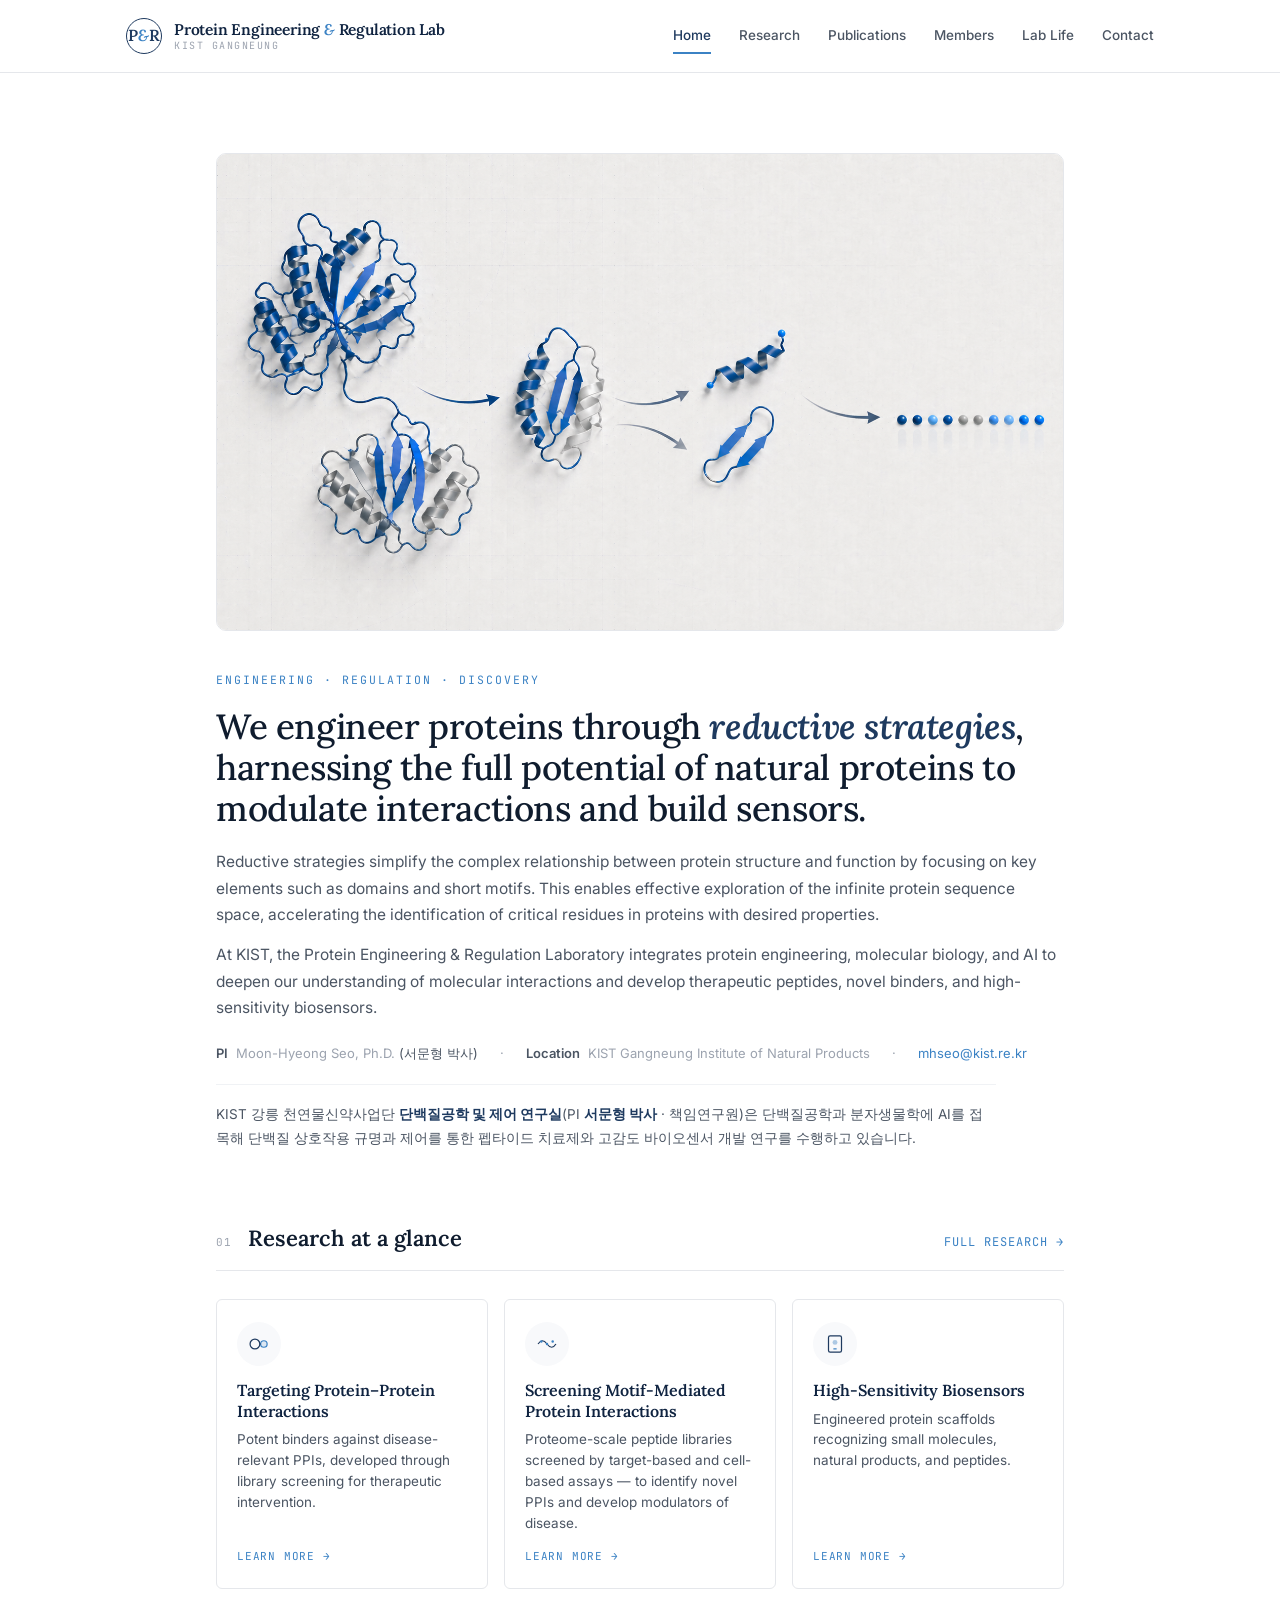
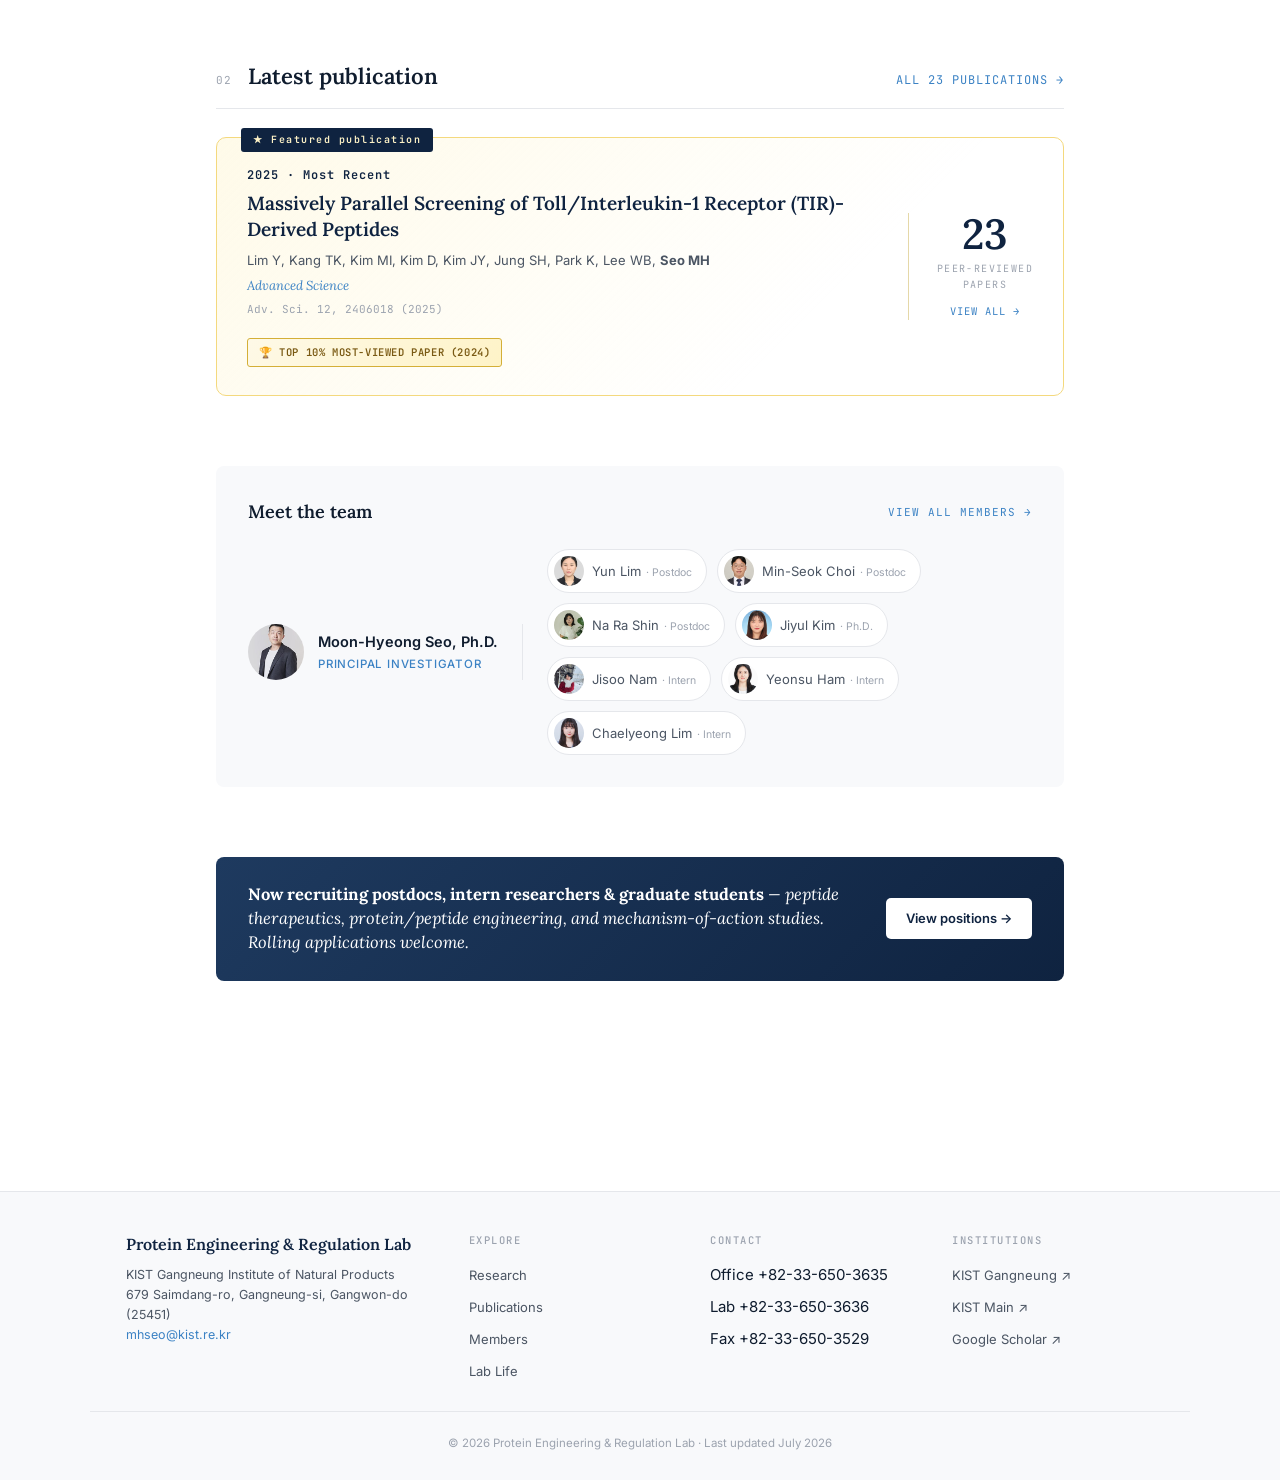
<file: index.html>
<!DOCTYPE html>
<html lang="en">
<head>
<meta charset="UTF-8">
<meta name="viewport" content="width=device-width, initial-scale=1.0">
<meta name="google-site-verification" content="vZkdnIHLEhD2Nxcy7tl7RXcYAdKuF3B5b1NP9j8_m6c">
<title>서문형 박사 (Moon-Hyeong Seo) | Protein Engineering & Regulation Lab @ KIST</title>
<meta name="description" content="The Protein Engineering & Regulation Laboratory at KIST develops therapeutic peptides, novel binders, and high-sensitivity biosensors through reductive strategies — short motifs, minimal domains, evolutionary constraints. PI: Moon-Hyeong Seo (서문형).">
<meta name="keywords" content="서문형, 서문형 박사, 서문형 책임연구원, KIST 서문형, Moon-Hyeong Seo, 단백질공학, 단백질공학 연구실, 펩타이드, 바이오센서, KIST 강릉, 한국과학기술연구원, protein engineering, peptide library, phage display, biosensor, motif-mediated PPI, reductive strategy">
<meta name="author" content="Moon-Hyeong Seo">
<link rel="canonical" href="https://moonhyeong.github.io/dreamerprotein/">
<!-- Open Graph (LinkedIn / Facebook / KakaoTalk preview) -->
<meta property="og:type" content="website">
<meta property="og:title" content="서문형 박사 (Moon-Hyeong Seo) | Protein Engineering & Regulation Lab @ KIST">
<meta property="og:description" content="Engineering proteins through reductive strategies — motif-mediated PPIs, biosensors, and therapeutic peptides at KIST Gangneung.">
<meta property="og:url" content="https://moonhyeong.github.io/dreamerprotein/">
<meta property="og:image" content="https://moonhyeong.github.io/dreamerprotein/assets/images/research/hero-reductive.png">
<!-- Twitter / X preview -->
<meta name="twitter:card" content="summary_large_image">
<meta name="twitter:title" content="서문형 박사 (Moon-Hyeong Seo) | Protein Engineering & Regulation Lab @ KIST">
<meta name="twitter:description" content="Engineering proteins through reductive strategies — motif-mediated PPIs, biosensors, and therapeutic peptides at KIST Gangneung.">
<meta name="twitter:image" content="https://moonhyeong.github.io/dreamerprotein/assets/images/research/hero-reductive.png">
<link rel="preconnect" href="https://fonts.googleapis.com">
<link rel="preconnect" href="https://fonts.gstatic.com" crossorigin>
<link href="https://fonts.googleapis.com/css2?family=Inter:wght@300;400;500;600;700&family=Lora:ital,wght@0,400;0,500;0,600;1,400&family=JetBrains+Mono:wght@400;500&family=Caveat:wght@400;500;600&display=swap" rel="stylesheet">
<link rel="stylesheet" href="assets/styles.css">
<script type="application/ld+json">
{
  "@context": "https://schema.org",
  "@graph": [
    {
      "@type": "Organization",
      "@id": "https://moonhyeong.github.io/dreamerprotein/#organization",
      "name": "Protein Engineering & Regulation Lab",
      "alternateName": "서문형 박사 연구실",
      "url": "https://moonhyeong.github.io/dreamerprotein/",
      "logo": "https://moonhyeong.github.io/dreamerprotein/assets/images/research/hero-reductive.png",
      "parentOrganization": {
        "@type": "Organization",
        "name": "Korea Institute of Science and Technology (KIST)",
        "alternateName": "한국과학기술연구원",
        "url": "https://www.kist.re.kr/"
      },
      "address": {
        "@type": "PostalAddress",
        "streetAddress": "679 Saimdang-ro",
        "addressLocality": "Gangneung-si",
        "addressRegion": "Gangwon-do",
        "postalCode": "25451",
        "addressCountry": "KR"
      }
    },
    {
      "@type": "Person",
      "@id": "https://moonhyeong.github.io/dreamerprotein/#pi",
      "name": "Moon-Hyeong Seo",
      "alternateName": ["서문형", "서문형 박사", "서문형 책임연구원"],
      "honorificSuffix": "Ph.D.",
      "jobTitle": "Principal Researcher",
      "worksFor": { "@id": "https://moonhyeong.github.io/dreamerprotein/#organization" },
      "email": "mhseo@kist.re.kr",
      "url": "https://moonhyeong.github.io/dreamerprotein/members.html",
      "sameAs": [
        "https://scholar.google.com/citations?user=vtLxpeAAAAAJ",
        "https://pubmed.ncbi.nlm.nih.gov/?term=Moon-Hyeong+seo"
      ]
    },
    {
      "@type": "WebSite",
      "url": "https://moonhyeong.github.io/dreamerprotein/",
      "name": "서문형 박사 연구실 · Protein Engineering & Regulation Lab @ KIST",
      "publisher": { "@id": "https://moonhyeong.github.io/dreamerprotein/#organization" },
      "about": { "@id": "https://moonhyeong.github.io/dreamerprotein/#pi" },
      "inLanguage": "en"
    }
  ]
}
</script>
<style>
  .award-badge {
    display: inline-flex;
    align-items: center;
    gap: 6px;
    margin-top: 10px;
    padding: 5px 11px;
    background: linear-gradient(135deg, #fef9e7 0%, #fef3c7 100%);
    border: 1px solid #d4af37;
    border-radius: 3px;
    font-family: var(--mono);
    font-size: 10.5px;
    color: #7a5a14;
    letter-spacing: 0.6px;
    font-weight: 600;
    text-transform: uppercase;
  }
</style>
</head>
<body>

<!-- ============ HEADER ============ -->
<header class="topbar">
  <div class="container nav-inner">
    <a href="index.html" class="brand" style="text-decoration: none;">
      <div class="brand-mark">P<span style="color:var(--accent); font-style:italic;">&amp;</span>R</div>
      <div class="brand-text">
        <div class="brand-en">Protein Engineering <span class="amp">&amp;</span> Regulation Lab</div>
        <div class="brand-sub">KIST Gangneung</div>
      </div>
    </a>
    <nav class="main-nav">
      <a href="index.html" class="active">Home</a>
      <a href="research.html">Research</a>
      <a href="publications.html">Publications</a>
      <a href="members.html">Members</a>
      <a href="lab-life.html">Lab Life</a>
      <a href="contact.html">Contact</a>
    </nav>
  </div>
</header>

<!-- ============ MAIN ============ -->
<main>

  <!-- HERO -->
  <section class="hero">
    <div class="hero-banner">
      <img src="assets/images/research/hero-reductive.png" alt="Engineering proteins through reductive strategies — distilling complex protein structures into short motifs, minimal domains, and evolutionary constraints">
    </div>
    <div class="hero-eyebrow">Engineering · Regulation · Discovery</div>
    <h1 class="hero-title">
      We engineer proteins through <em>reductive strategies</em>, harnessing the full potential of natural proteins to modulate interactions and build sensors.
    </h1>
    <p class="hero-sub">
      Reductive strategies simplify the complex relationship between protein structure and function by focusing on key elements such as domains and short motifs. This enables effective exploration of the infinite protein sequence space, accelerating the identification of critical residues in proteins with desired properties.
    </p>
    <p class="hero-sub">
      At KIST, the Protein Engineering &amp; Regulation Laboratory integrates protein engineering, molecular biology, and AI to deepen our understanding of molecular interactions and develop therapeutic peptides, novel binders, and high-sensitivity biosensors.
    </p>
    <div class="hero-meta">
      <span><strong>PI</strong> &nbsp;Moon-Hyeong Seo, Ph.D. <span style="color: var(--ink-soft); font-weight: 400;">(서문형 박사)</span></span>
      <span>·</span>
      <span><strong>Location</strong> &nbsp;KIST Gangneung Institute of Natural Products</span>
      <span>·</span>
      <a href="mailto:mhseo@kist.re.kr">mhseo@kist.re.kr</a>
    </div>
    <p class="hero-ko">
      KIST 강릉 천연물신약사업단 <strong>단백질공학 및 제어 연구실</strong>(PI <strong>서문형 박사</strong> · 책임연구원)은 단백질공학과 분자생물학에 AI를 접목해 단백질 상호작용 규명과 제어를 통한 펩타이드 치료제와 고감도 바이오센서 개발 연구를 수행하고 있습니다.
    </p>
  </section>

  <!-- RESEARCH PREVIEW -->
  <section class="block">
    <div class="section-head">
      <span class="section-num">01</span>
      <h2 class="section-title">Research at a glance</h2>
      <a href="research.html" class="section-action">Full research →</a>
    </div>

    <div class="research-preview">
      <a href="research.html#ppi" class="r-mini">
        <div class="r-mini-icon">
          <svg width="26" height="26" viewBox="0 0 32 32" fill="none">
            <circle cx="11" cy="16" r="6" stroke="#1e3a5f" stroke-width="1.5" fill="none"/>
            <circle cx="22" cy="16" r="4" stroke="#3b82c4" stroke-width="1.5" fill="#3b82c4" fill-opacity="0.15"/>
            <line x1="17" y1="16" x2="18" y2="16" stroke="#1e3a5f" stroke-width="2"/>
          </svg>
        </div>
        <h3>Targeting Protein–Protein Interactions</h3>
        <p>Potent binders against disease-relevant PPIs, developed through library screening for therapeutic intervention.</p>
        <span class="r-mini-link">Learn more →</span>
      </a>

      <a href="research.html#motif" class="r-mini">
        <div class="r-mini-icon">
          <svg width="26" height="26" viewBox="0 0 32 32" fill="none">
            <path d="M5 16 Q10 8, 16 16 Q22 24, 27 16" stroke="#1e3a5f" stroke-width="1.5" fill="none"/>
            <circle cx="9" cy="13" r="1.5" fill="#3b82c4"/>
            <circle cx="16" cy="16" r="1.5" fill="#3b82c4"/>
            <circle cx="23" cy="13" r="1.5" fill="#3b82c4"/>
          </svg>
        </div>
        <h3>Screening Motif-Mediated Protein Interactions</h3>
        <p>Proteome-scale peptide libraries screened by target-based and cell-based assays — to identify novel PPIs and develop modulators of disease.</p>
        <span class="r-mini-link">Learn more →</span>
      </a>

      <a href="research.html#sensor" class="r-mini">
        <div class="r-mini-icon">
          <svg width="26" height="26" viewBox="0 0 32 32" fill="none">
            <rect x="8" y="6" width="16" height="20" rx="2" stroke="#1e3a5f" stroke-width="1.5" fill="none"/>
            <circle cx="16" cy="14" r="3" fill="#3b82c4" fill-opacity="0.4"/>
            <path d="M14 22 L18 22" stroke="#3b82c4" stroke-width="1.5"/>
          </svg>
        </div>
        <h3>High-Sensitivity Biosensors</h3>
        <p>Engineered protein scaffolds recognizing small molecules, natural products, and peptides.</p>
        <span class="r-mini-link">Learn more →</span>
      </a>
    </div>
  </section>

  <!-- FEATURED PUBLICATION -->
  <section class="block">
    <div class="section-head">
      <span class="section-num">02</span>
      <h2 class="section-title">Latest publication</h2>
      <a href="publications.html" class="section-action">All 23 publications →</a>
    </div>

    <article class="featured-card">
      <div>
        <div class="pub-year">2025 · Most Recent</div>
        <h4 class="pub-title">Massively Parallel Screening of Toll/Interleukin-1 Receptor (TIR)-Derived Peptides</h4>
        <div class="pub-authors">Lim Y, Kang TK, Kim MI, Kim D, Kim JY, Jung SH, Park K, Lee WB, <strong>Seo MH</strong></div>
        <div class="pub-journal">Advanced Science</div>
        <div class="pub-cite">Adv. Sci. 12, 2406018 (2025)</div>
        <div style="margin-top: 10px;">
          <span class="award-badge">🏆 Top 10% Most-Viewed Paper (2024)</span>
        </div>
      </div>
      <div class="stat-side">
        <div class="num">23</div>
        <div class="lbl">peer-reviewed<br>papers</div>
        <a href="publications.html">View all →</a>
      </div>
    </article>
  </section>

  <!-- MEMBERS AT A GLANCE -->
  <section class="block">
    <div class="members-glance">
      <div class="mg-head">
        <h3>Meet the team</h3>
        <a href="members.html">View all members →</a>
      </div>
      <div class="mg-row">
        <a href="members.html" class="mg-pi" style="text-decoration: none;">
          <div class="mg-pi-photo" data-photo="seo"></div>
          <div>
            <div class="mg-pi-name">Moon-Hyeong Seo, Ph.D.</div>
            <div class="mg-pi-role">Principal Investigator</div>
          </div>
        </a>
        <div class="mg-others">
          <a href="members.html" class="mg-bubble">
            <div class="mg-bubble-photo" data-photo="yun-lim"></div>
            <span>Yun Lim<span class="mg-bubble-role"> · Postdoc</span></span>
          </a>
          <a href="members.html" class="mg-bubble">
            <div class="mg-bubble-photo" data-photo="min-seok-choi"></div>
            <span>Min-Seok Choi<span class="mg-bubble-role"> · Postdoc</span></span>
          </a>
          <a href="members.html" class="mg-bubble">
            <div class="mg-bubble-photo" data-photo="nara-shin"></div>
            <span>Na Ra Shin<span class="mg-bubble-role"> · Postdoc</span></span>
          </a>
          <a href="members.html" class="mg-bubble">
            <div class="mg-bubble-photo" data-photo="jiyul-kim"></div>
            <span>Jiyul Kim<span class="mg-bubble-role"> · Ph.D.</span></span>
          </a>
          <a href="members.html" class="mg-bubble">
            <div class="mg-bubble-photo" data-photo="jisoo-nam" style="background-position: 35% center;"></div>
            <span>Jisoo Nam<span class="mg-bubble-role"> · Intern</span></span>
          </a>
          <a href="members.html" class="mg-bubble">
            <div class="mg-bubble-photo" data-photo="yeonsu-ham"></div>
            <span>Yeonsu Ham<span class="mg-bubble-role"> · Intern</span></span>
          </a>
          <a href="members.html" class="mg-bubble">
            <div class="mg-bubble-photo" data-photo="chaelyeong-lim"></div>
            <span>Chaelyeong Lim<span class="mg-bubble-role"> · Intern</span></span>
          </a>
        </div>
      </div>
    </div>
  </section>

  <!-- HIRING -->
  <section class="block">
    <div class="hiring">
      <div class="hiring-text">
        <strong style="font-style: normal; color: white;">Now recruiting postdocs, intern researchers &amp; graduate students</strong> — peptide therapeutics, protein/peptide engineering, and mechanism-of-action studies. Rolling applications welcome.
      </div>
      <a href="contact.html#open-positions" class="hiring-cta">View positions →</a>
    </div>
  </section>

</main>

<!-- ============ FOOTER ============ -->
<footer class="foot">
  <div class="foot-inner">
    <div class="foot-brand">
      <h4>Protein Engineering &amp; Regulation Lab</h4>
      <p>
        KIST Gangneung Institute of Natural Products<br>
        679 Saimdang-ro, Gangneung-si, Gangwon-do (25451)<br>
        <a href="mailto:mhseo@kist.re.kr" style="color: var(--accent);">mhseo@kist.re.kr</a>
      </p>
    </div>
    <div class="foot-col">
      <h5>Explore</h5>
      <ul>
        <li><a href="research.html">Research</a></li>
        <li><a href="publications.html">Publications</a></li>
        <li><a href="members.html">Members</a></li>
        <li><a href="lab-life.html">Lab Life</a></li>
      </ul>
    </div>
    <div class="foot-col">
      <h5>Contact</h5>
      <ul>
        <li>Office +82-33-650-3635</li>
        <li>Lab +82-33-650-3636</li>
        <li>Fax +82-33-650-3529</li>
      </ul>
    </div>
    <div class="foot-col">
      <h5>Institutions</h5>
      <ul>
        <li><a href="https://gn.kist.re.kr" target="_blank" rel="noopener">KIST Gangneung ↗</a></li>
        <li><a href="https://www.kist.re.kr" target="_blank" rel="noopener">KIST Main ↗</a></li>
        <li><a href="https://scholar.google.com/citations?user=vtLxpeAAAAAJ" target="_blank" rel="noopener">Google Scholar ↗</a></li>
      </ul>
    </div>
  </div>
  <div class="foot-bottom">
    © 2026 Protein Engineering & Regulation Lab · Last updated July 2026
  </div>
</footer>

<script src="assets/photos.js?v=3"></script>
<script src="assets/nav.js"></script>

</body>
</html>
</file>
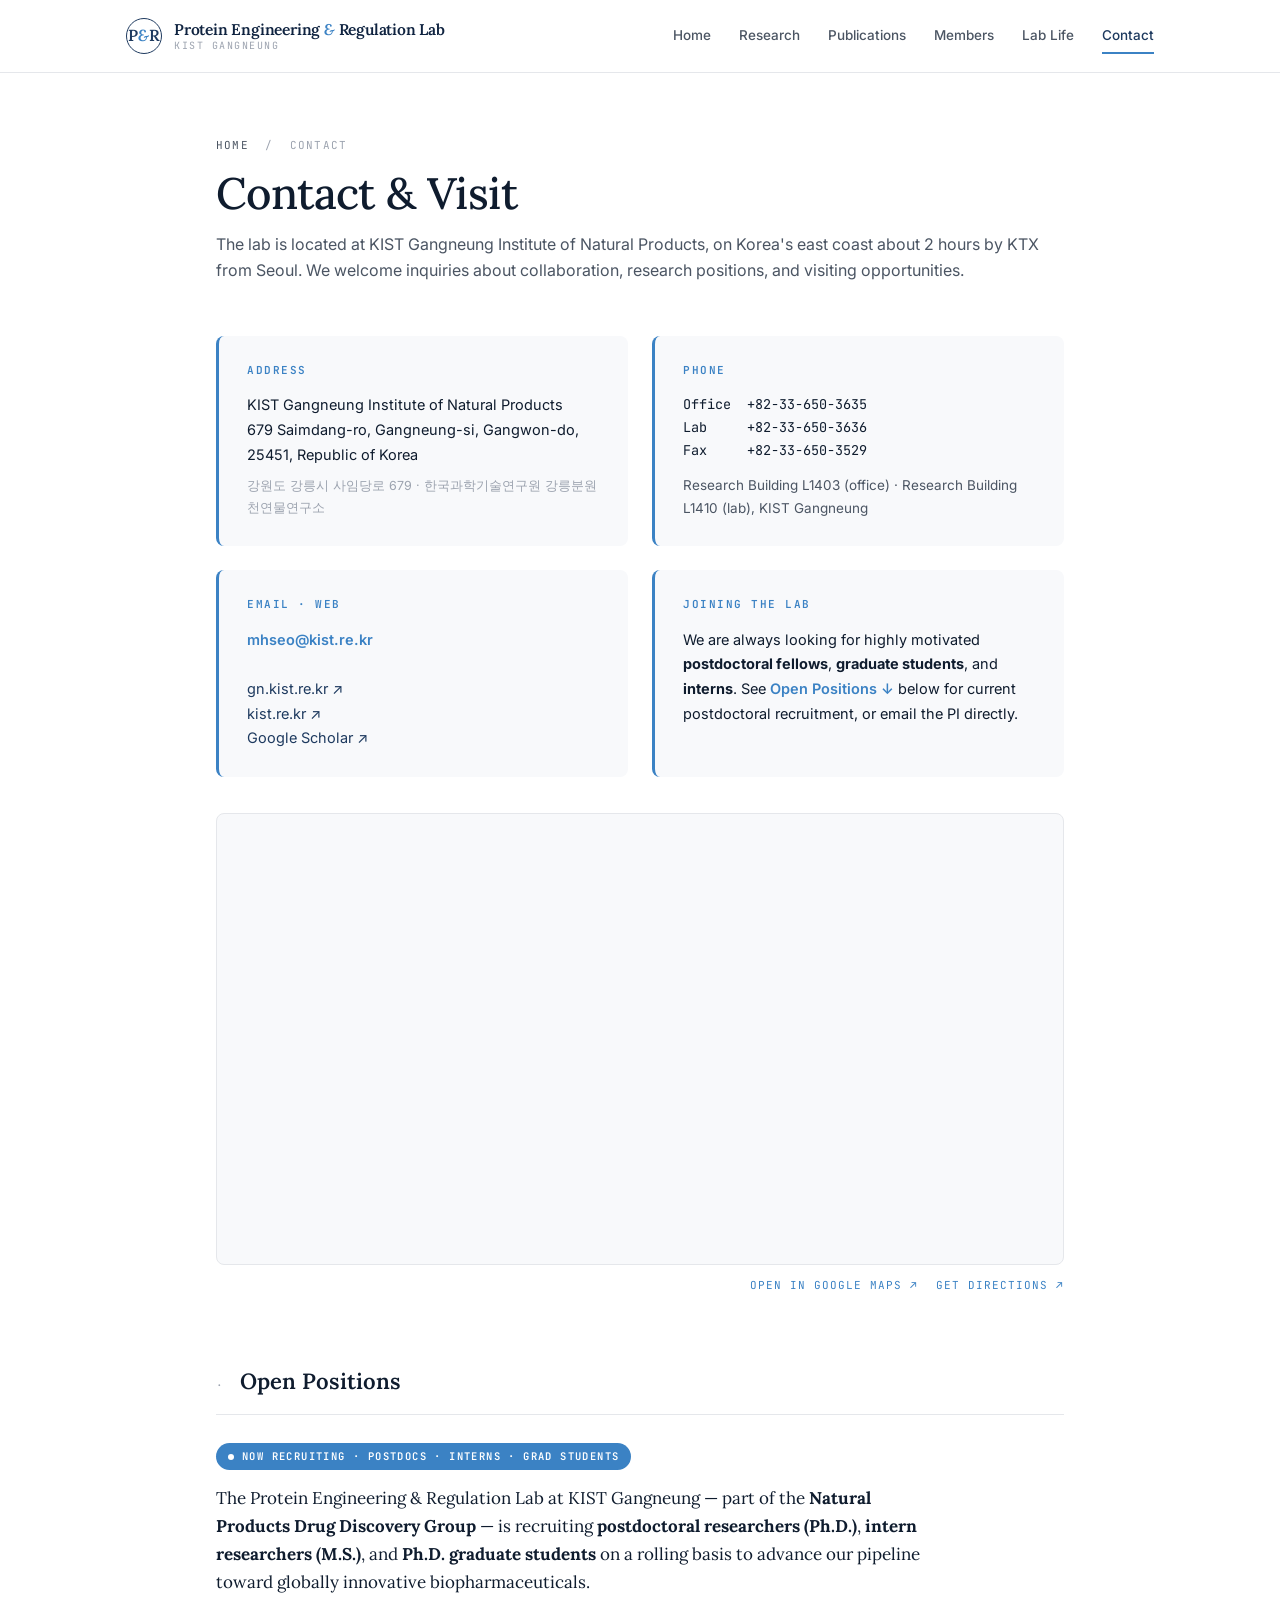
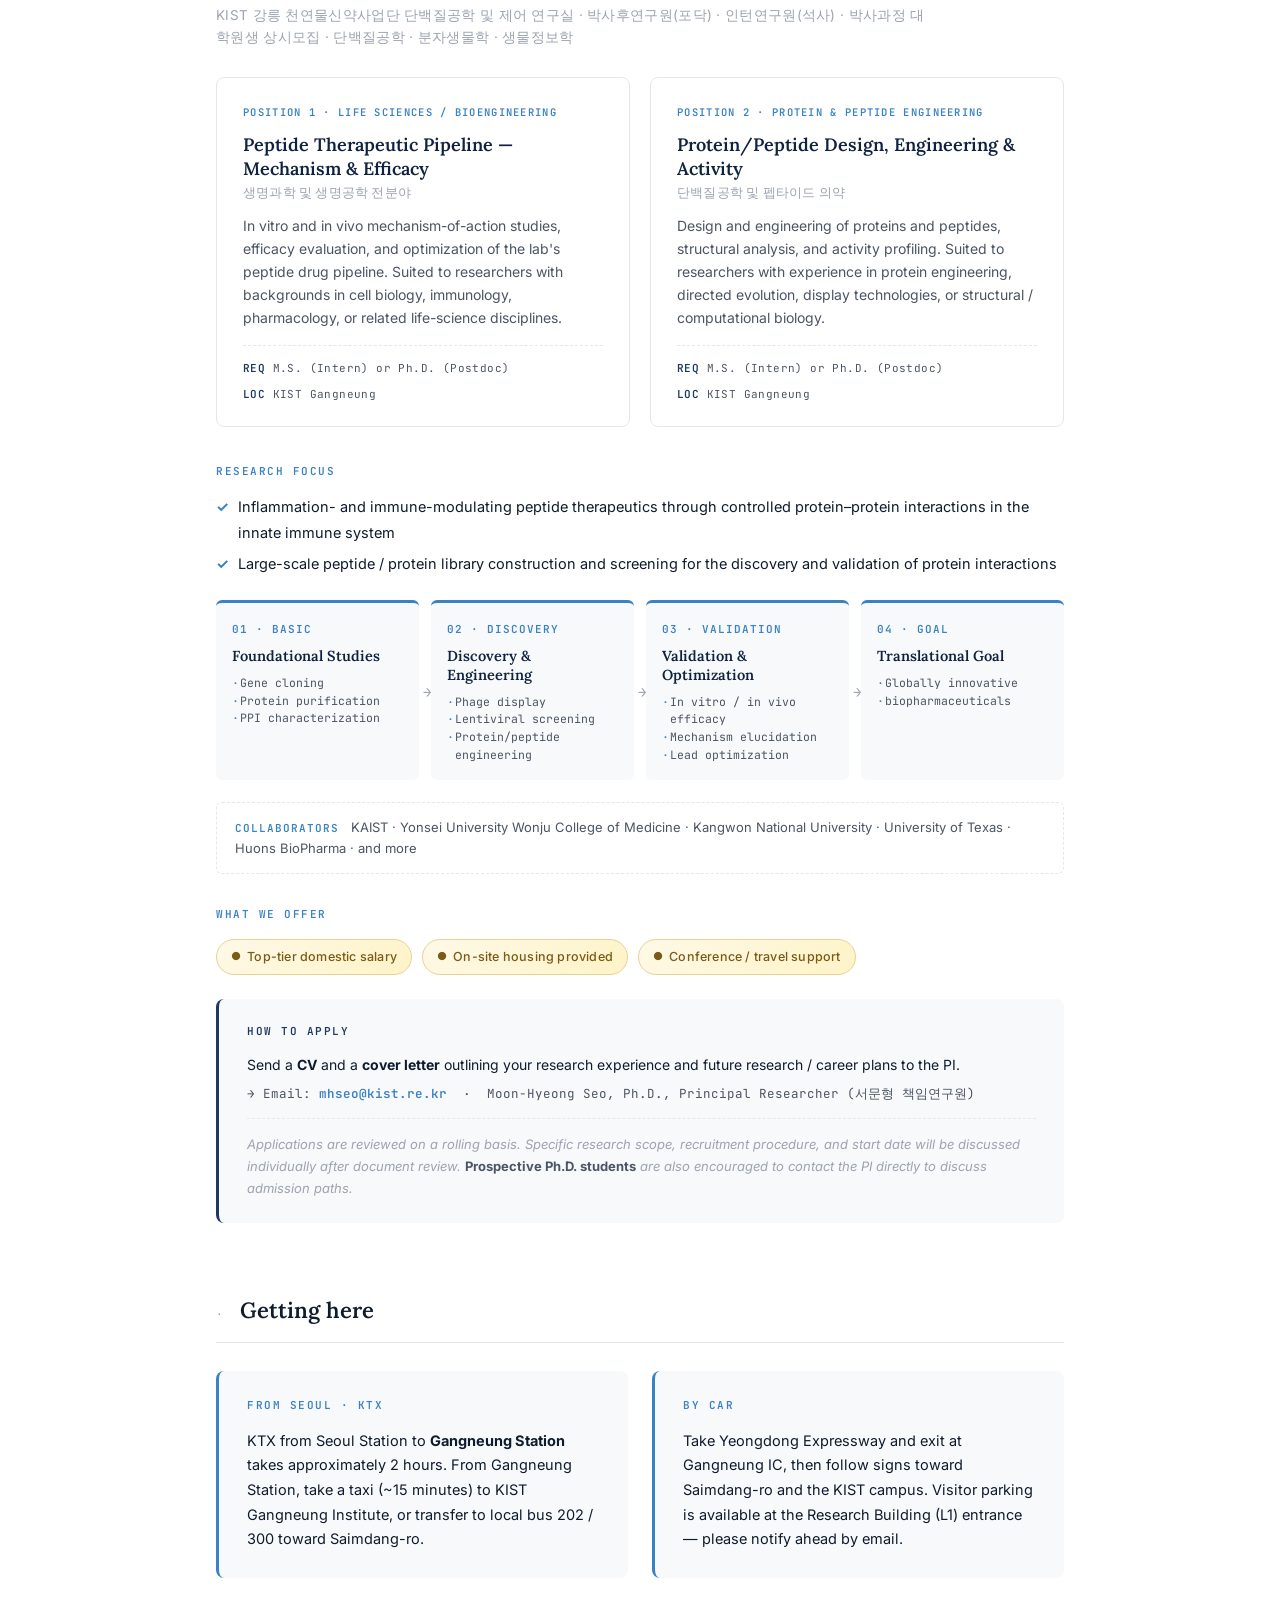
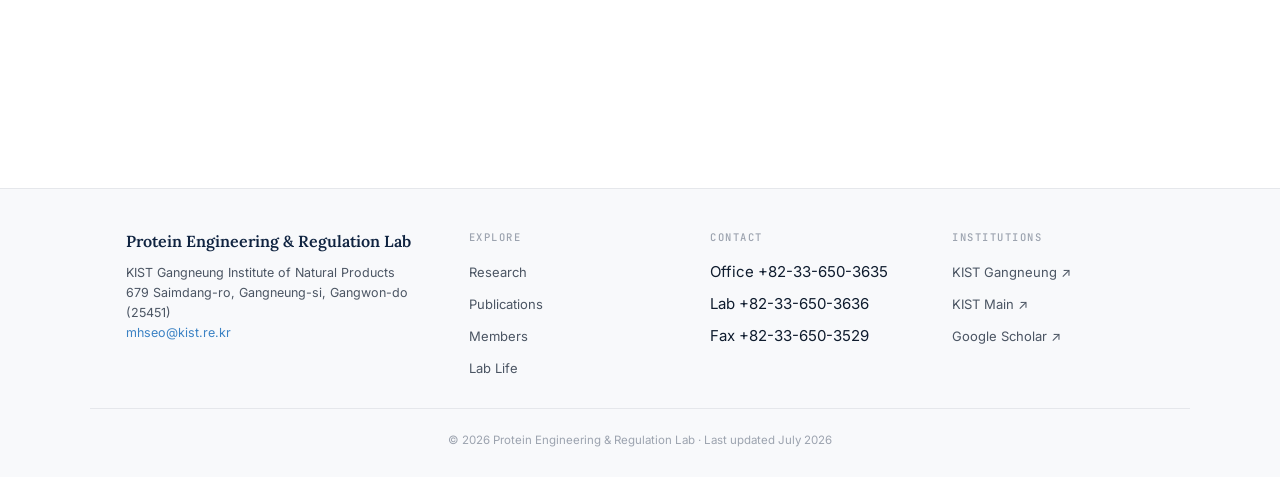
<file: contact.html>
<!DOCTYPE html>
<html lang="en">
<head>
<meta charset="UTF-8">
<meta name="viewport" content="width=device-width, initial-scale=1.0">
<meta name="google-site-verification" content="vZkdnIHLEhD2Nxcy7tl7RXcYAdKuF3B5b1NP9j8_m6c">
<title>Contact &amp; Open Positions (포닥·인턴·대학원생 채용) | 서문형 박사 연구실 · KIST</title>
<meta name="description" content="Postdoc, intern, and Ph.D. student recruitment (박사후연구원·인턴연구원·박사과정 대학원생 상시모집) at 서문형 박사 (Moon-Hyeong Seo) — Protein Engineering & Regulation Lab, KIST Gangneung 천연물신약사업단 단백질공학연구실. 강원도 강릉시 사임당로 679.">
<meta name="keywords" content="서문형, 서문형 박사, 서문형 책임연구원, KIST 채용, KIST 강릉, 포닥 채용, 인턴 채용, 박사후연구원 모집, 인턴연구원 모집, 박사과정 대학원생 모집, 대학원생 모집, 단백질공학 연구실, 펩타이드 의약, 천연물신약사업단, postdoctoral position, intern researcher, graduate student, peptide therapeutics, protein engineering">
<meta name="author" content="Moon-Hyeong Seo">
<link rel="canonical" href="https://moonhyeong.github.io/dreamerprotein/contact.html">
<meta property="og:type" content="website">
<meta property="og:title" content="Contact &amp; Open Positions (포닥·인턴·대학원생 채용) | 서문형 박사 연구실 · KIST">
<meta property="og:description" content="Postdoc, intern, and Ph.D. student recruitment (박사후연구원·인턴연구원·박사과정 대학원생 상시모집) at the Protein Engineering & Regulation Lab, KIST Gangneung 천연물신약사업단.">
<meta property="og:url" content="https://moonhyeong.github.io/dreamerprotein/contact.html">
<link rel="preconnect" href="https://fonts.googleapis.com">
<link rel="preconnect" href="https://fonts.gstatic.com" crossorigin>
<link href="https://fonts.googleapis.com/css2?family=Inter:wght@300;400;500;600;700&family=Lora:ital,wght@0,400;0,500;0,600;1,400&family=JetBrains+Mono:wght@400;500&family=Caveat:wght@400;500;600&display=swap" rel="stylesheet">
<link rel="stylesheet" href="assets/styles.css">
</head>
<body>

<!-- ============ HEADER ============ -->
<header class="topbar">
  <div class="container nav-inner">
    <a href="index.html" class="brand" style="text-decoration: none;">
      <div class="brand-mark">P<span style="color:var(--accent); font-style:italic;">&amp;</span>R</div>
      <div class="brand-text">
        <div class="brand-en">Protein Engineering <span class="amp">&amp;</span> Regulation Lab</div>
        <div class="brand-sub">KIST Gangneung</div>
      </div>
    </a>
    <nav class="main-nav">
      <a href="index.html">Home</a>
      <a href="research.html">Research</a>
      <a href="publications.html">Publications</a>
      <a href="members.html">Members</a>
      <a href="lab-life.html">Lab Life</a>
      <a href="contact.html" class="active">Contact</a>
    </nav>
  </div>
</header>

<!-- ============ PAGE HEADER ============ -->
<div class="page-header">
  <div class="breadcrumb"><a href="index.html">Home</a> &nbsp;/&nbsp; Contact</div>
  <h1 class="page-title">Contact &amp; Visit</h1>
  <p class="page-lede">The lab is located at KIST Gangneung Institute of Natural Products, on Korea's east coast about 2 hours by KTX from Seoul. We welcome inquiries about collaboration, research positions, and visiting opportunities.</p>
</div>

<main>

  <!-- CONTACT GRID -->
  <section class="block">
    <div class="contact-grid">
      <div class="contact-block">
        <h4>Address</h4>
        <p>
          KIST Gangneung Institute of Natural Products<br>
          679 Saimdang-ro, Gangneung-si, Gangwon-do, 25451, Republic of Korea
          <span class="ko">강원도 강릉시 사임당로 679 · 한국과학기술연구원 강릉분원 천연물연구소</span>
        </p>
      </div>

      <div class="contact-block">
        <h4>Phone</h4>
        <p class="mono">Office &nbsp;+82-33-650-3635<br>Lab &nbsp;&nbsp;&nbsp;&nbsp;+82-33-650-3636<br>Fax &nbsp;&nbsp;&nbsp;&nbsp;+82-33-650-3529</p>
        <p style="margin-top: 12px; color: var(--ink-soft); font-size: 13.5px;">Research Building L1403 (office) · Research Building L1410 (lab), KIST Gangneung</p>
      </div>

      <div class="contact-block">
        <h4>Email · Web</h4>
        <p>
          <a href="mailto:mhseo@kist.re.kr" style="color: var(--accent); font-weight: 600;">mhseo@kist.re.kr</a><br><br>
          <a href="https://gn.kist.re.kr" target="_blank" rel="noopener">gn.kist.re.kr ↗</a><br>
          <a href="https://www.kist.re.kr" target="_blank" rel="noopener">kist.re.kr ↗</a><br>
          <a href="https://scholar.google.com/citations?user=vtLxpeAAAAAJ" target="_blank" rel="noopener">Google Scholar ↗</a>
        </p>
      </div>

      <div class="contact-block">
        <h4>Joining the lab</h4>
        <p>We are always looking for highly motivated <strong>postdoctoral fellows</strong>, <strong>graduate students</strong>, and <strong>interns</strong>. See <a href="#open-positions" style="color: var(--accent); font-weight: 600;">Open Positions ↓</a> below for current postdoctoral recruitment, or email the PI directly.</p>
      </div>
    </div>

    <!-- GOOGLE MAPS EMBED -->
    <div class="map-block">
      <iframe
        src="https://maps.google.com/maps?q=679%20Saimdang-ro%2C%20Gangneung-si%2C%20Gangwon-do%2C%20South%20Korea&t=&z=15&ie=UTF8&output=embed"
        title="KIST Gangneung Institute of Natural Products on Google Maps"
        loading="lazy"
        referrerpolicy="no-referrer-when-downgrade"
        allowfullscreen></iframe>
    </div>
    <div class="map-actions">
      <a href="https://www.google.com/maps/search/?api=1&query=679+Saimdang-ro+Gangneung-si+Gangwon-do+Korea" target="_blank" rel="noopener">Open in Google Maps ↗</a>
      <a href="https://www.google.com/maps/dir/?api=1&destination=679+Saimdang-ro+Gangneung-si+Gangwon-do+Korea" target="_blank" rel="noopener">Get directions ↗</a>
    </div>
  </section>

  <!-- OPEN POSITIONS / POSTDOC RECRUITMENT -->
  <section class="block" id="open-positions">
    <div class="section-head">
      <span class="section-num">·</span>
      <h2 class="section-title">Open Positions</h2>
    </div>

    <span class="recruiting-eyebrow">Now Recruiting · Postdocs · Interns · Grad Students</span>

    <p class="positions-lead">
      The Protein Engineering &amp; Regulation Lab at KIST Gangneung — part of the <strong>Natural Products Drug Discovery Group</strong> — is recruiting <strong>postdoctoral researchers (Ph.D.)</strong>, <strong>intern researchers (M.S.)</strong>, and <strong>Ph.D. graduate students</strong> on a rolling basis to advance our pipeline toward globally innovative biopharmaceuticals.
      <span class="ko">KIST 강릉 천연물신약사업단 단백질공학 및 제어 연구실 · 박사후연구원(포닥) · 인턴연구원(석사) · 박사과정 대학원생 상시모집 · 단백질공학 · 분자생물학 · 생물정보학</span>
    </p>

    <div class="positions-grid">

      <article class="position-card">
        <div class="position-tag">Position 1 · Life Sciences / Bioengineering</div>
        <h3 class="position-title">
          Peptide Therapeutic Pipeline — Mechanism &amp; Efficacy
          <span class="ko">생명과학 및 생명공학 전분야</span>
        </h3>
        <p class="position-desc">
          In vitro and in vivo mechanism-of-action studies, efficacy evaluation, and optimization of the lab's peptide drug pipeline. Suited to researchers with backgrounds in cell biology, immunology, pharmacology, or related life-science disciplines.
        </p>
        <div class="position-meta">
          <span class="position-meta-item"><strong>REQ</strong> M.S. (Intern) or Ph.D. (Postdoc)</span>
          <span class="position-meta-item"><strong>LOC</strong> KIST Gangneung</span>
        </div>
      </article>

      <article class="position-card">
        <div class="position-tag">Position 2 · Protein &amp; Peptide Engineering</div>
        <h3 class="position-title">
          Protein/Peptide Design, Engineering &amp; Activity
          <span class="ko">단백질공학 및 펩타이드 의약</span>
        </h3>
        <p class="position-desc">
          Design and engineering of proteins and peptides, structural analysis, and activity profiling. Suited to researchers with experience in protein engineering, directed evolution, display technologies, or structural / computational biology.
        </p>
        <div class="position-meta">
          <span class="position-meta-item"><strong>REQ</strong> M.S. (Intern) or Ph.D. (Postdoc)</span>
          <span class="position-meta-item"><strong>LOC</strong> KIST Gangneung</span>
        </div>
      </article>

    </div>

    <!-- RESEARCH FOCUS + PROCESS -->
    <div style="margin-top: 36px;">
      <h4 style="font-family: var(--mono); font-size: 11px; letter-spacing: 1.5px; text-transform: uppercase; color: var(--accent); margin-bottom: 14px; font-weight: 600;">Research Focus</h4>
      <ul style="list-style: none; padding-left: 0; font-size: 14.5px; color: var(--ink); line-height: 1.75;">
        <li style="padding-left: 22px; position: relative; margin-bottom: 6px;">
          <span style="position: absolute; left: 0; color: var(--accent); font-weight: 700;">✓</span>
          Inflammation- and immune-modulating peptide therapeutics through controlled protein–protein interactions in the innate immune system
        </li>
        <li style="padding-left: 22px; position: relative;">
          <span style="position: absolute; left: 0; color: var(--accent); font-weight: 700;">✓</span>
          Large-scale peptide / protein library construction and screening for the discovery and validation of protein interactions
        </li>
      </ul>
    </div>

    <div class="process-flow">
      <div class="process-stage">
        <div class="process-num">01 · BASIC</div>
        <div class="process-name">Foundational Studies</div>
        <ul class="process-bullets">
          <li>Gene cloning</li>
          <li>Protein purification</li>
          <li>PPI characterization</li>
        </ul>
      </div>
      <div class="process-stage">
        <div class="process-num">02 · DISCOVERY</div>
        <div class="process-name">Discovery &amp; Engineering</div>
        <ul class="process-bullets">
          <li>Phage display</li>
          <li>Lentiviral screening</li>
          <li>Protein/peptide engineering</li>
        </ul>
      </div>
      <div class="process-stage">
        <div class="process-num">03 · VALIDATION</div>
        <div class="process-name">Validation &amp; Optimization</div>
        <ul class="process-bullets">
          <li>In vitro / in vivo efficacy</li>
          <li>Mechanism elucidation</li>
          <li>Lead optimization</li>
        </ul>
      </div>
      <div class="process-stage">
        <div class="process-num">04 · GOAL</div>
        <div class="process-name">Translational Goal</div>
        <ul class="process-bullets">
          <li>Globally innovative</li>
          <li>biopharmaceuticals</li>
        </ul>
      </div>
    </div>

    <div class="collab-line">
      <strong>Collaborators</strong>
      KAIST · Yonsei University Wonju College of Medicine · Kangwon National University · University of Texas · Huons BioPharma · and more
    </div>

    <!-- BENEFITS -->
    <div style="margin-top: 32px;">
      <h4 style="font-family: var(--mono); font-size: 11px; letter-spacing: 1.5px; text-transform: uppercase; color: var(--accent); margin-bottom: 4px; font-weight: 600;">What we offer</h4>
      <div class="benefits-row">
        <span class="benefit-chip"><span class="benefit-chip-icon">●</span> Top-tier domestic salary</span>
        <span class="benefit-chip"><span class="benefit-chip-icon">●</span> On-site housing provided</span>
        <span class="benefit-chip"><span class="benefit-chip-icon">●</span> Conference / travel support</span>
      </div>
    </div>

    <!-- HOW TO APPLY -->
    <div class="apply-block">
      <h4>How to apply</h4>
      <p>
        Send a <strong>CV</strong> and a <strong>cover letter</strong> outlining your research experience and future research / career plans to the PI.
      </p>
      <p class="docs-line">→ Email: <a href="mailto:mhseo@kist.re.kr" style="color: var(--accent); font-weight: 600;">mhseo@kist.re.kr</a> &nbsp;·&nbsp; Moon-Hyeong Seo, Ph.D., Principal Researcher (서문형 책임연구원)</p>
      <p class="rolling-note">
        Applications are reviewed on a rolling basis. Specific research scope, recruitment procedure, and start date will be discussed individually after document review. <strong style="color: var(--ink-soft); font-style: normal;">Prospective Ph.D. students</strong> are also encouraged to contact the PI directly to discuss admission paths.
      </p>
    </div>

  </section>

  <!-- DIRECTIONS -->
  <section class="block">
    <div class="section-head">
      <span class="section-num">·</span>
      <h2 class="section-title">Getting here</h2>
    </div>

    <div class="contact-grid">
      <div class="contact-block">
        <h4>From Seoul · KTX</h4>
        <p>KTX from Seoul Station to <strong>Gangneung Station</strong> takes approximately 2 hours. From Gangneung Station, take a taxi (~15 minutes) to KIST Gangneung Institute, or transfer to local bus 202 / 300 toward Saimdang-ro.</p>
      </div>
      <div class="contact-block">
        <h4>By car</h4>
        <p>Take Yeongdong Expressway and exit at Gangneung IC, then follow signs toward Saimdang-ro and the KIST campus. Visitor parking is available at the Research Building (L1) entrance — please notify ahead by email.</p>
      </div>
    </div>
  </section>

</main>

<!-- ============ FOOTER ============ -->
<footer class="foot">
  <div class="foot-inner">
    <div class="foot-brand">
      <h4>Protein Engineering &amp; Regulation Lab</h4>
      <p>
        KIST Gangneung Institute of Natural Products<br>
        679 Saimdang-ro, Gangneung-si, Gangwon-do (25451)<br>
        <a href="mailto:mhseo@kist.re.kr" style="color: var(--accent);">mhseo@kist.re.kr</a>
      </p>
    </div>
    <div class="foot-col">
      <h5>Explore</h5>
      <ul>
        <li><a href="research.html">Research</a></li>
        <li><a href="publications.html">Publications</a></li>
        <li><a href="members.html">Members</a></li>
        <li><a href="lab-life.html">Lab Life</a></li>
      </ul>
    </div>
    <div class="foot-col">
      <h5>Contact</h5>
      <ul>
        <li>Office +82-33-650-3635</li>
        <li>Lab +82-33-650-3636</li>
        <li>Fax +82-33-650-3529</li>
      </ul>
    </div>
    <div class="foot-col">
      <h5>Institutions</h5>
      <ul>
        <li><a href="https://gn.kist.re.kr" target="_blank" rel="noopener">KIST Gangneung ↗</a></li>
        <li><a href="https://www.kist.re.kr" target="_blank" rel="noopener">KIST Main ↗</a></li>
        <li><a href="https://scholar.google.com/citations?user=vtLxpeAAAAAJ" target="_blank" rel="noopener">Google Scholar ↗</a></li>
      </ul>
    </div>
  </div>
  <div class="foot-bottom">
    © 2026 Protein Engineering & Regulation Lab · Last updated July 2026
  </div>
</footer>

<script src="assets/nav.js"></script>

</body>
</html>
</file>
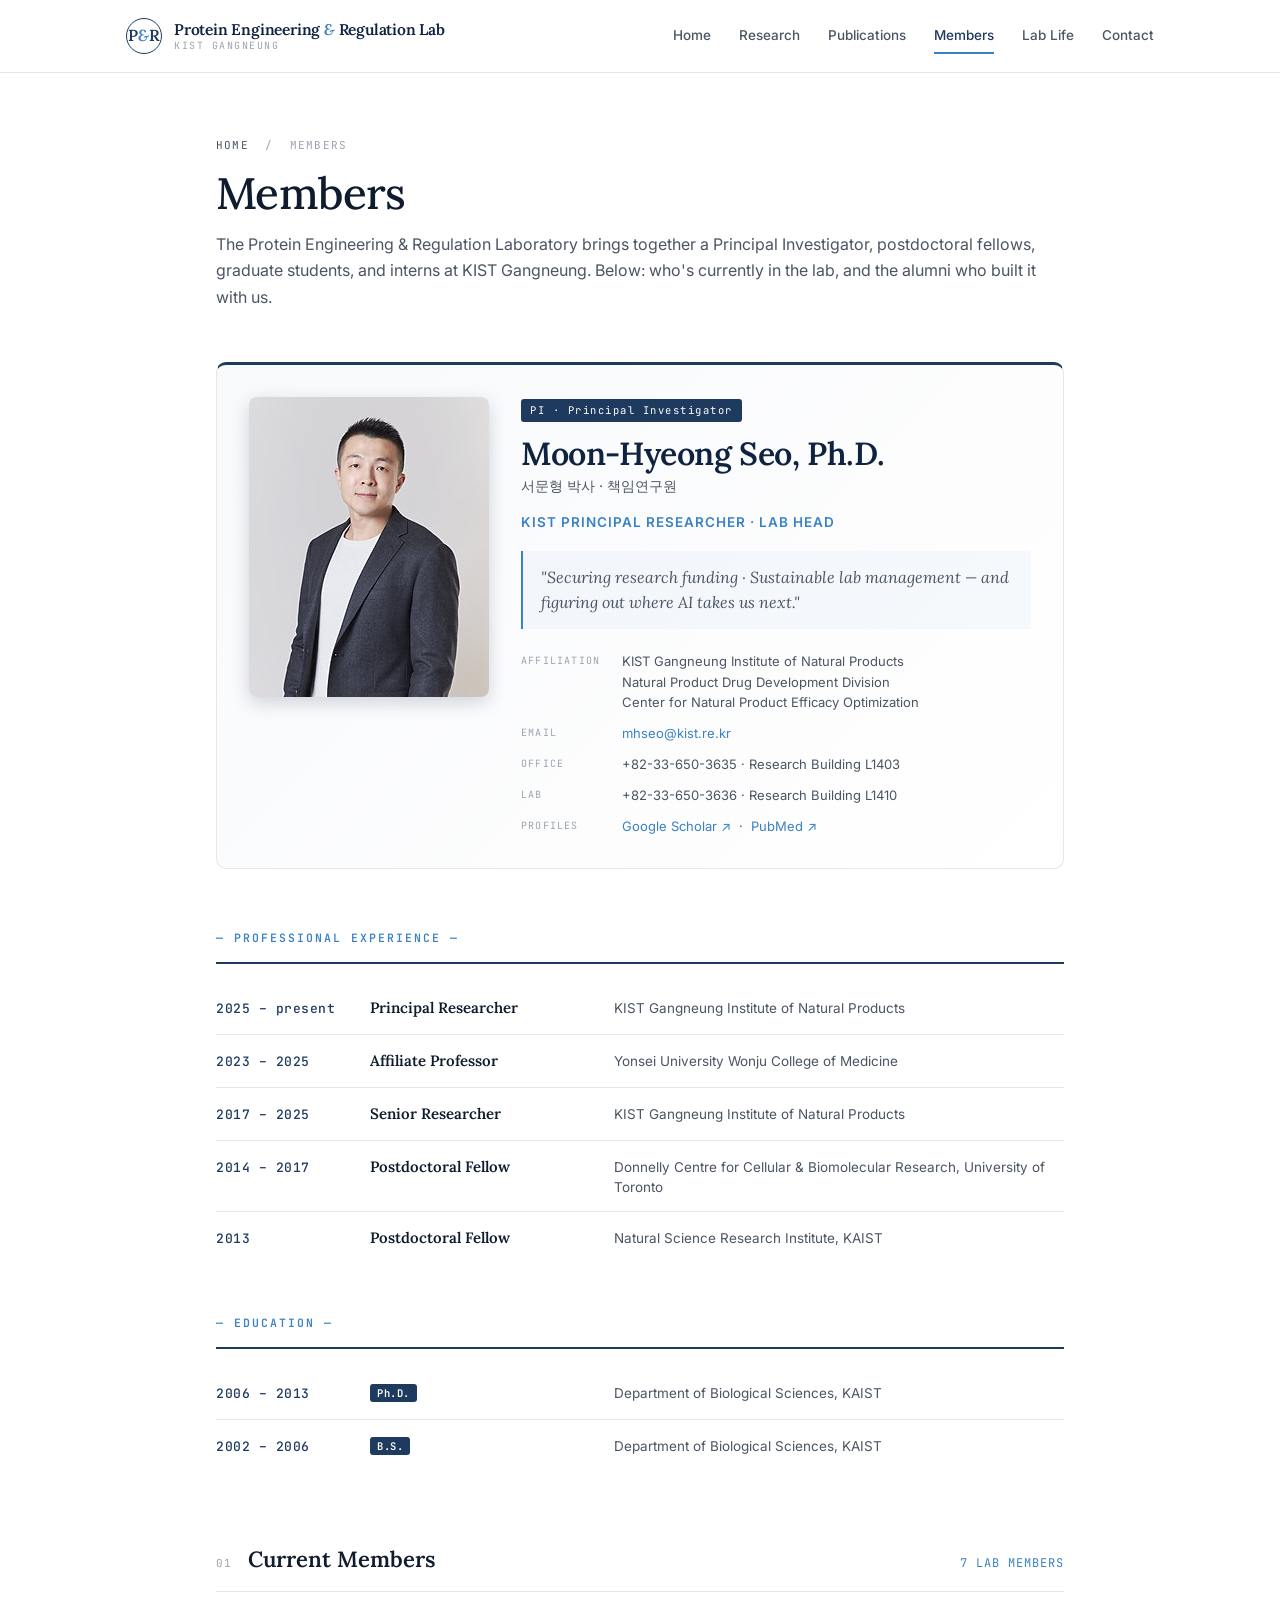
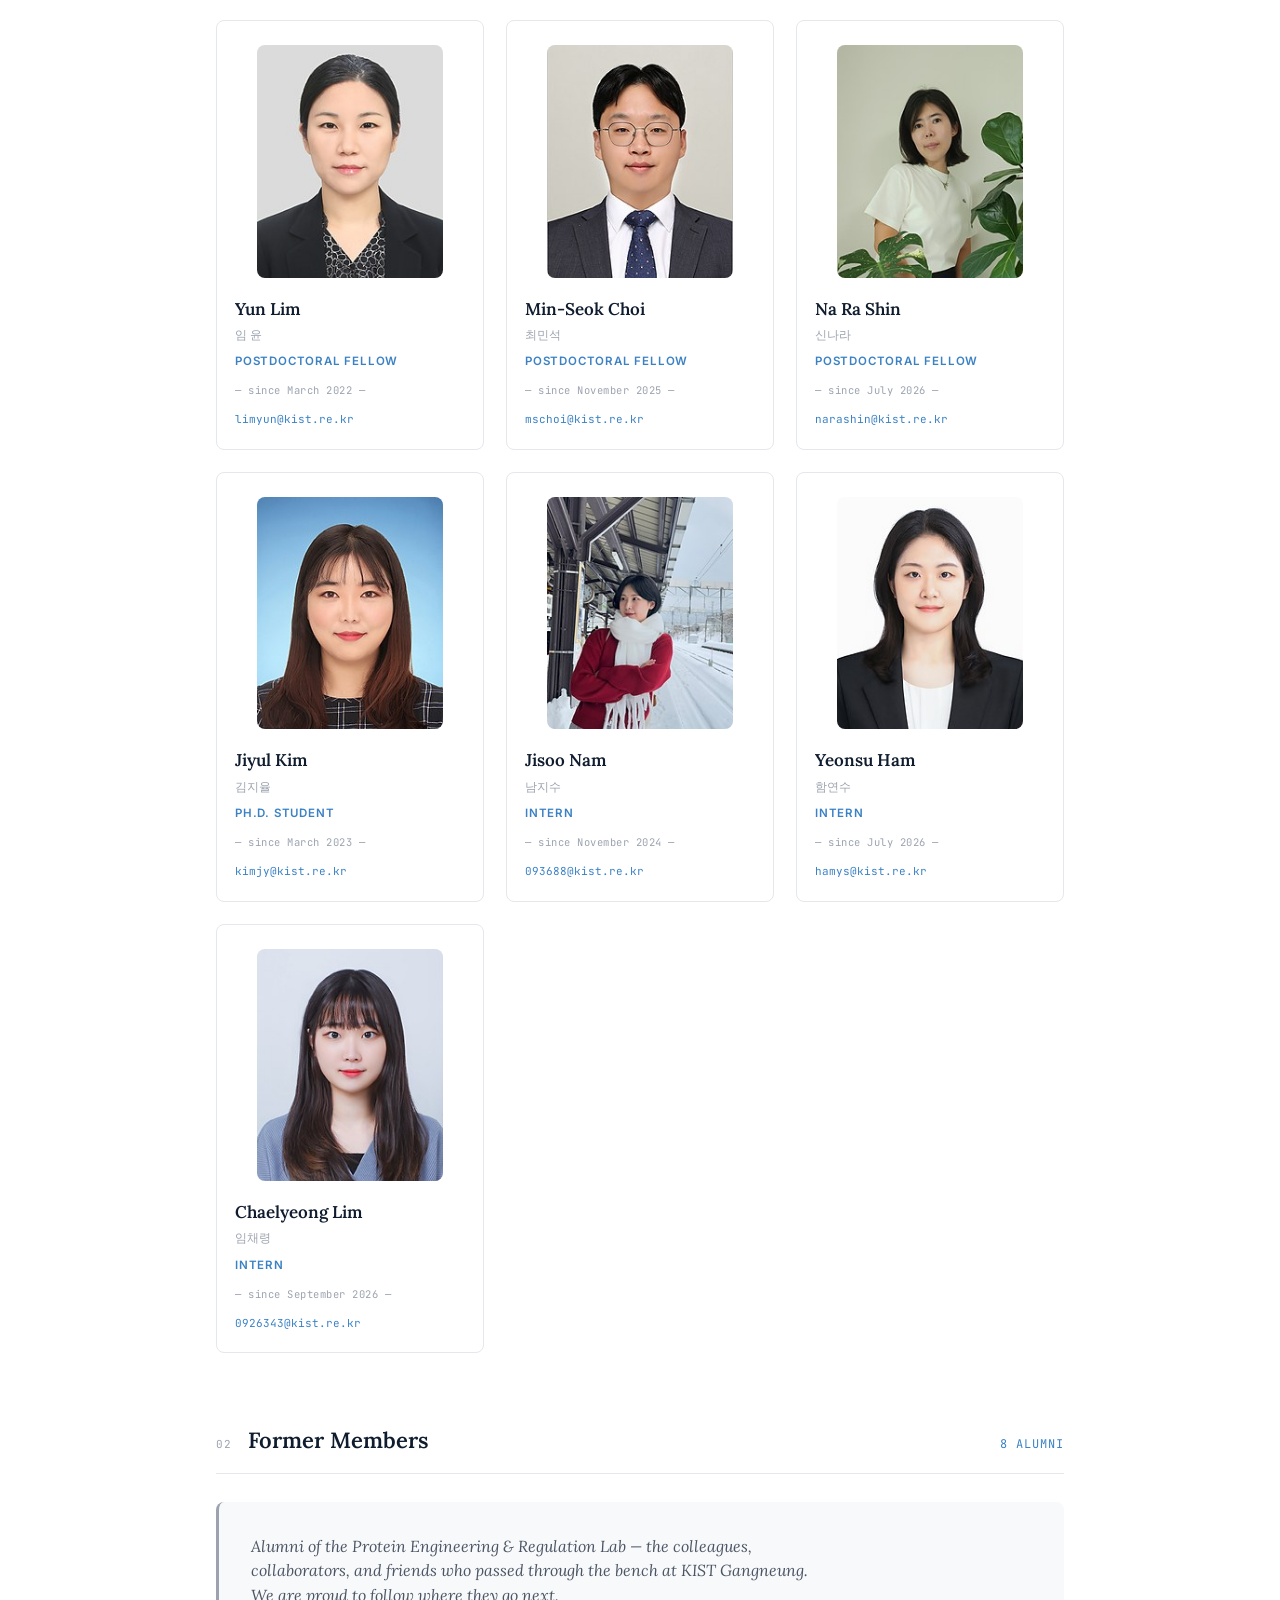
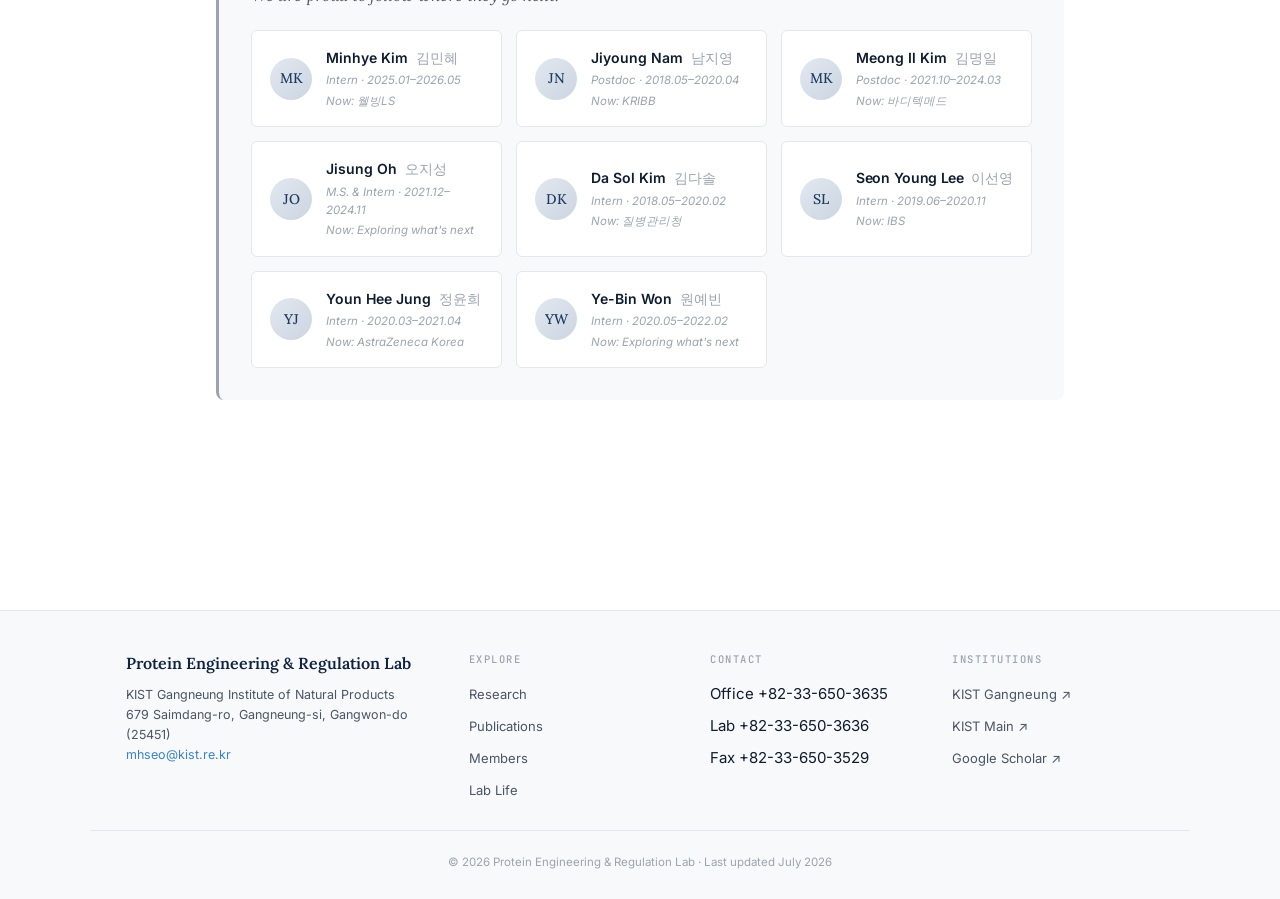
<file: members.html>
<!DOCTYPE html>
<html lang="en">
<head>
<meta charset="UTF-8">
<meta name="viewport" content="width=device-width, initial-scale=1.0">
<meta name="google-site-verification" content="vZkdnIHLEhD2Nxcy7tl7RXcYAdKuF3B5b1NP9j8_m6c">
<title>Members | 서문형 박사 연구실 · Protein Engineering & Regulation Lab @ KIST</title>
<meta name="description" content="Members of the Protein Engineering & Regulation Lab at KIST — PI Moon-Hyeong Seo (서문형), postdoctoral fellows, graduate students, and interns.">
<meta name="author" content="Moon-Hyeong Seo">
<link rel="canonical" href="https://moonhyeong.github.io/dreamerprotein/members.html">
<meta property="og:type" content="website">
<meta property="og:title" content="Members | 서문형 박사 연구실 · Protein Engineering & Regulation Lab @ KIST">
<meta property="og:description" content="PI Moon-Hyeong Seo (서문형) and lab members at KIST Gangneung.">
<meta property="og:url" content="https://moonhyeong.github.io/dreamerprotein/members.html">
<link rel="preconnect" href="https://fonts.googleapis.com">
<link rel="preconnect" href="https://fonts.gstatic.com" crossorigin>
<link href="https://fonts.googleapis.com/css2?family=Inter:wght@300;400;500;600;700&family=Lora:ital,wght@0,400;0,500;0,600;1,400&family=JetBrains+Mono:wght@400;500&family=Caveat:wght@400;500;600&display=swap" rel="stylesheet">
<link rel="stylesheet" href="assets/styles.css">
<script type="application/ld+json">
{
  "@context": "https://schema.org",
  "@type": "Person",
  "name": "Moon-Hyeong Seo",
  "alternateName": ["서문형", "서문형 박사", "서문형 책임연구원", "Seo Moon-Hyeong"],
  "honorificSuffix": "Ph.D.",
  "jobTitle": "Principal Researcher",
  "worksFor": {
    "@type": "Organization",
    "name": "Korea Institute of Science and Technology (KIST)",
    "alternateName": "한국과학기술연구원",
    "url": "https://www.kist.re.kr/"
  },
  "affiliation": {
    "@type": "Organization",
    "name": "KIST Gangneung Institute of Natural Products",
    "alternateName": "한국과학기술연구원 강릉분원 천연물연구소",
    "url": "https://gn.kist.re.kr/"
  },
  "alumniOf": [
    {
      "@type": "EducationalOrganization",
      "name": "KAIST",
      "alternateName": "한국과학기술원",
      "department": "Department of Biological Sciences"
    },
    {
      "@type": "EducationalOrganization",
      "name": "University of Toronto",
      "department": "Donnelly Centre for Cellular & Biomolecular Research"
    }
  ],
  "email": "mhseo@kist.re.kr",
  "telephone": "+82-33-650-3635",
  "url": "https://moonhyeong.github.io/dreamerprotein/",
  "image": "https://moonhyeong.github.io/dreamerprotein/assets/images/members/seo.jpg",
  "sameAs": [
    "https://scholar.google.com/citations?user=vtLxpeAAAAAJ",
    "https://pubmed.ncbi.nlm.nih.gov/?term=Moon-Hyeong+seo"
  ],
  "knowsAbout": [
    "Protein Engineering",
    "단백질공학",
    "Peptide Library",
    "Phage Display",
    "Protein-Protein Interactions",
    "Biosensors",
    "Therapeutic Peptides",
    "Reductive Strategies",
    "Motif-mediated PPI"
  ]
}
</script>
</head>
<body>

<!-- ============ HEADER ============ -->
<header class="topbar">
  <div class="container nav-inner">
    <a href="index.html" class="brand" style="text-decoration: none;">
      <div class="brand-mark">P<span style="color:var(--accent); font-style:italic;">&amp;</span>R</div>
      <div class="brand-text">
        <div class="brand-en">Protein Engineering <span class="amp">&amp;</span> Regulation Lab</div>
        <div class="brand-sub">KIST Gangneung</div>
      </div>
    </a>
    <nav class="main-nav">
      <a href="index.html">Home</a>
      <a href="research.html">Research</a>
      <a href="publications.html">Publications</a>
      <a href="members.html" class="active">Members</a>
      <a href="lab-life.html">Lab Life</a>
      <a href="contact.html">Contact</a>
    </nav>
  </div>
</header>

<!-- ============ PAGE HEADER ============ -->
<div class="page-header">
  <div class="breadcrumb"><a href="index.html">Home</a> &nbsp;/&nbsp; Members</div>
  <h1 class="page-title">Members</h1>
  <p class="page-lede">The Protein Engineering &amp; Regulation Laboratory brings together a Principal Investigator, postdoctoral fellows, graduate students, and interns at KIST Gangneung. Below: who's currently in the lab, and the alumni who built it with us.</p>
</div>

<main>

  <!-- ============ PI HERO ============ -->
  <section class="block">
    <article class="pi-hero">
      <div class="pi-photo" data-photo="seo"></div>
      <div class="pi-info">
        <span class="pi-tag">PI · Principal Investigator</span>
        <h2>Moon-Hyeong Seo, Ph.D.</h2>
        <div class="pi-name-ko">서문형 박사 · 책임연구원</div>
        <div class="pi-title">KIST Principal Researcher · Lab Head</div>

        <blockquote class="pi-quote">
          "Securing research funding · Sustainable lab management — and figuring out where AI takes us next."
        </blockquote>

        <dl class="pi-meta">
          <dt>Affiliation</dt>
          <dd>
            KIST Gangneung Institute of Natural Products<br>
            Natural Product Drug Development Division<br>
            Center for Natural Product Efficacy Optimization
          </dd>
          <dt>Email</dt><dd><a href="mailto:mhseo@kist.re.kr">mhseo@kist.re.kr</a></dd>
          <dt>Office</dt><dd>+82-33-650-3635 · Research Building L1403</dd>
          <dt>Lab</dt><dd>+82-33-650-3636 · Research Building L1410</dd>
          <dt>Profiles</dt><dd>
            <a href="https://scholar.google.com/citations?user=vtLxpeAAAAAJ" target="_blank" rel="noopener">Google Scholar ↗</a>
            &nbsp;·&nbsp;
            <a href="https://pubmed.ncbi.nlm.nih.gov/?term=Moon-Hyeong+seo&sort=date" target="_blank" rel="noopener">PubMed ↗</a>
          </dd>
        </dl>
      </div>
    </article>

    <!-- Professional Experience -->
    <div class="bio-section">
      <div class="bio-heading">— Professional Experience —</div>
      <div class="bio-table">
        <div class="bio-row">
          <div class="bio-year">2025 – present</div>
          <div class="bio-role">Principal Researcher</div>
          <div class="bio-place"><span class="place-en">KIST Gangneung Institute of Natural Products</span></div>
        </div>
        <div class="bio-row">
          <div class="bio-year">2023 – 2025</div>
          <div class="bio-role">Affiliate Professor</div>
          <div class="bio-place"><span class="place-en">Yonsei University Wonju College of Medicine</span></div>
        </div>
        <div class="bio-row">
          <div class="bio-year">2017 – 2025</div>
          <div class="bio-role">Senior Researcher</div>
          <div class="bio-place"><span class="place-en">KIST Gangneung Institute of Natural Products</span></div>
        </div>
        <div class="bio-row">
          <div class="bio-year">2014 – 2017</div>
          <div class="bio-role">Postdoctoral Fellow</div>
          <div class="bio-place"><span class="place-en">Donnelly Centre for Cellular &amp; Biomolecular Research, University of Toronto</span></div>
        </div>
        <div class="bio-row">
          <div class="bio-year">2013</div>
          <div class="bio-role">Postdoctoral Fellow</div>
          <div class="bio-place"><span class="place-en">Natural Science Research Institute, KAIST</span></div>
        </div>
      </div>
    </div>

    <!-- Education -->
    <div class="bio-section">
      <div class="bio-heading">— Education —</div>
      <div class="bio-table">
        <div class="bio-row">
          <div class="bio-year">2006 – 2013</div>
          <div class="bio-role"><span class="degree">Ph.D.</span></div>
          <div class="bio-place"><span class="place-en">Department of Biological Sciences, KAIST</span></div>
        </div>
        <div class="bio-row">
          <div class="bio-year">2002 – 2006</div>
          <div class="bio-role"><span class="degree">B.S.</span></div>
          <div class="bio-place"><span class="place-en">Department of Biological Sciences, KAIST</span></div>
        </div>
      </div>
    </div>
  </section>

  <!-- ============ CURRENT MEMBERS ============ -->
  <section class="block">
    <div class="section-head">
      <span class="section-num">01</span>
      <h2 class="section-title">Current Members</h2>
      <span class="section-action">7 lab members</span>
    </div>

    <div class="members-grid">

      <article class="member">
        <div class="member-photo warm" data-photo="yun-lim"></div>
        <div class="member-body">
          <div class="member-name">Yun Lim</div>
          <div class="member-name-ko">임 윤</div>
          <div class="member-role">Postdoctoral Fellow</div>
          <div class="member-since">— since March 2022 —</div>
          <div class="member-email"><a href="mailto:limyun@kist.re.kr">limyun@kist.re.kr</a></div>
        </div>
      </article>

      <article class="member">
        <div class="member-photo cool" data-photo="min-seok-choi"></div>
        <div class="member-body">
          <div class="member-name">Min-Seok Choi</div>
          <div class="member-name-ko">최민석</div>
          <div class="member-role">Postdoctoral Fellow</div>
          <div class="member-since">— since November 2025 —</div>
          <div class="member-email"><a href="mailto:mschoi@kist.re.kr">mschoi@kist.re.kr</a></div>
        </div>
      </article>

      <article class="member">
        <div class="member-photo warm" data-photo="nara-shin">NS</div>
        <div class="member-body">
          <div class="member-name">Na Ra Shin</div>
          <div class="member-name-ko">신나라</div>
          <div class="member-role">Postdoctoral Fellow</div>
          <div class="member-since">— since July 2026 —</div>
          <div class="member-email"><a href="mailto:narashin@kist.re.kr">narashin@kist.re.kr</a></div>
        </div>
      </article>

      <article class="member">
        <div class="member-photo green" data-photo="jiyul-kim"></div>
        <div class="member-body">
          <div class="member-name">Jiyul Kim</div>
          <div class="member-name-ko">김지율</div>
          <div class="member-role">Ph.D. Student</div>
          <div class="member-since">— since March 2023 —</div>
          <div class="member-email"><a href="mailto:kimjy@kist.re.kr">kimjy@kist.re.kr</a></div>
        </div>
      </article>

      <article class="member">
        <div class="member-photo dusk" data-photo="jisoo-nam" style="background-position: 35% center;"></div>
        <div class="member-body">
          <div class="member-name">Jisoo Nam</div>
          <div class="member-name-ko">남지수</div>
          <div class="member-role">Intern</div>
          <div class="member-since">— since November 2024 —</div>
          <div class="member-email"><a href="mailto:093688@kist.re.kr">093688@kist.re.kr</a></div>
        </div>
      </article>

      <article class="member">
        <div class="member-photo gold" data-photo="yeonsu-ham">YH</div>
        <div class="member-body">
          <div class="member-name">Yeonsu Ham</div>
          <div class="member-name-ko">함연수</div>
          <div class="member-role">Intern</div>
          <div class="member-since">— since July 2026 —</div>
          <div class="member-email"><a href="mailto:hamys@kist.re.kr">hamys@kist.re.kr</a></div>
        </div>
      </article>

      <article class="member">
        <div class="member-photo cool" data-photo="chaelyeong-lim">CL</div>
        <div class="member-body">
          <div class="member-name">Chaelyeong Lim</div>
          <div class="member-name-ko">임채령</div>
          <div class="member-role">Intern</div>
          <div class="member-since">— since September 2026 —</div>
          <div class="member-email"><a href="mailto:0926343@kist.re.kr">0926343@kist.re.kr</a></div>
        </div>
      </article>

    </div>
  </section>

  <!-- ============ FORMER MEMBERS ============ -->
  <section class="block" id="former">
    <div class="section-head">
      <span class="section-num">02</span>
      <h2 class="section-title">Former Members</h2>
      <span class="section-action">8 alumni</span>
    </div>

    <div class="former-section">
      <p class="former-intro">Alumni of the Protein Engineering &amp; Regulation Lab — the colleagues, collaborators, and friends who passed through the bench at KIST Gangneung. We are proud to follow where they go next.</p>

      <div class="former-grid">

        <div class="former-card">
          <div class="former-avatar">MK</div>
          <div>
            <div class="former-name">Minhye Kim &nbsp;<span style="color: var(--ink-mute); font-weight: 400;">김민혜</span></div>
            <div class="former-now">Intern · 2025.01–2026.05<span class="now-job">Now: 웰빙LS</span></div>
          </div>
        </div>

        <div class="former-card">
          <div class="former-avatar">JN</div>
          <div>
            <div class="former-name">Jiyoung Nam &nbsp;<span style="color: var(--ink-mute); font-weight: 400;">남지영</span></div>
            <div class="former-now">Postdoc · 2018.05–2020.04<span class="now-job">Now: KRIBB</span></div>
          </div>
        </div>

        <div class="former-card">
          <div class="former-avatar">MK</div>
          <div>
            <div class="former-name">Meong Il Kim &nbsp;<span style="color: var(--ink-mute); font-weight: 400;">김명일</span></div>
            <div class="former-now">Postdoc · 2021.10–2024.03<span class="now-job">Now: 바디텍메드</span></div>
          </div>
        </div>

        <div class="former-card">
          <div class="former-avatar">JO</div>
          <div>
            <div class="former-name">Jisung Oh &nbsp;<span style="color: var(--ink-mute); font-weight: 400;">오지성</span></div>
            <div class="former-now">M.S. &amp; Intern · 2021.12–2024.11<span class="now-job">Now: Exploring what's next</span></div>
          </div>
        </div>

        <div class="former-card">
          <div class="former-avatar">DK</div>
          <div>
            <div class="former-name">Da Sol Kim &nbsp;<span style="color: var(--ink-mute); font-weight: 400;">김다솔</span></div>
            <div class="former-now">Intern · 2018.05–2020.02<span class="now-job">Now: 질병관리청</span></div>
          </div>
        </div>

        <div class="former-card">
          <div class="former-avatar">SL</div>
          <div>
            <div class="former-name" style="white-space: nowrap; letter-spacing: -0.3px;">Seon Young Lee &nbsp;<span style="color: var(--ink-mute); font-weight: 400;">이선영</span></div>
            <div class="former-now">Intern · 2019.06–2020.11<span class="now-job">Now: IBS</span></div>
          </div>
        </div>

        <div class="former-card">
          <div class="former-avatar">YJ</div>
          <div>
            <div class="former-name">Youn Hee Jung &nbsp;<span style="color: var(--ink-mute); font-weight: 400;">정윤희</span></div>
            <div class="former-now">Intern · 2020.03–2021.04<span class="now-job">Now: AstraZeneca Korea</span></div>
          </div>
        </div>

        <div class="former-card">
          <div class="former-avatar">YW</div>
          <div>
            <div class="former-name">Ye-Bin Won &nbsp;<span style="color: var(--ink-mute); font-weight: 400;">원예빈</span></div>
            <div class="former-now">Intern · 2020.05–2022.02<span class="now-job">Now: Exploring what's next</span></div>
          </div>
        </div>

      </div>
    </div>
  </section>

</main>

<!-- ============ FOOTER ============ -->
<footer class="foot">
  <div class="foot-inner">
    <div class="foot-brand">
      <h4>Protein Engineering &amp; Regulation Lab</h4>
      <p>
        KIST Gangneung Institute of Natural Products<br>
        679 Saimdang-ro, Gangneung-si, Gangwon-do (25451)<br>
        <a href="mailto:mhseo@kist.re.kr" style="color: var(--accent);">mhseo@kist.re.kr</a>
      </p>
    </div>
    <div class="foot-col">
      <h5>Explore</h5>
      <ul>
        <li><a href="research.html">Research</a></li>
        <li><a href="publications.html">Publications</a></li>
        <li><a href="members.html">Members</a></li>
        <li><a href="lab-life.html">Lab Life</a></li>
      </ul>
    </div>
    <div class="foot-col">
      <h5>Contact</h5>
      <ul>
        <li>Office +82-33-650-3635</li>
        <li>Lab +82-33-650-3636</li>
        <li>Fax +82-33-650-3529</li>
      </ul>
    </div>
    <div class="foot-col">
      <h5>Institutions</h5>
      <ul>
        <li><a href="https://gn.kist.re.kr" target="_blank" rel="noopener">KIST Gangneung ↗</a></li>
        <li><a href="https://www.kist.re.kr" target="_blank" rel="noopener">KIST Main ↗</a></li>
        <li><a href="https://scholar.google.com/citations?user=vtLxpeAAAAAJ" target="_blank" rel="noopener">Google Scholar ↗</a></li>
      </ul>
    </div>
  </div>
  <div class="foot-bottom">
    © 2026 Protein Engineering & Regulation Lab · Last updated July 2026
  </div>
</footer>

<script src="assets/photos.js?v=3"></script>
<script src="assets/nav.js"></script>

</body>
</html>
</file>
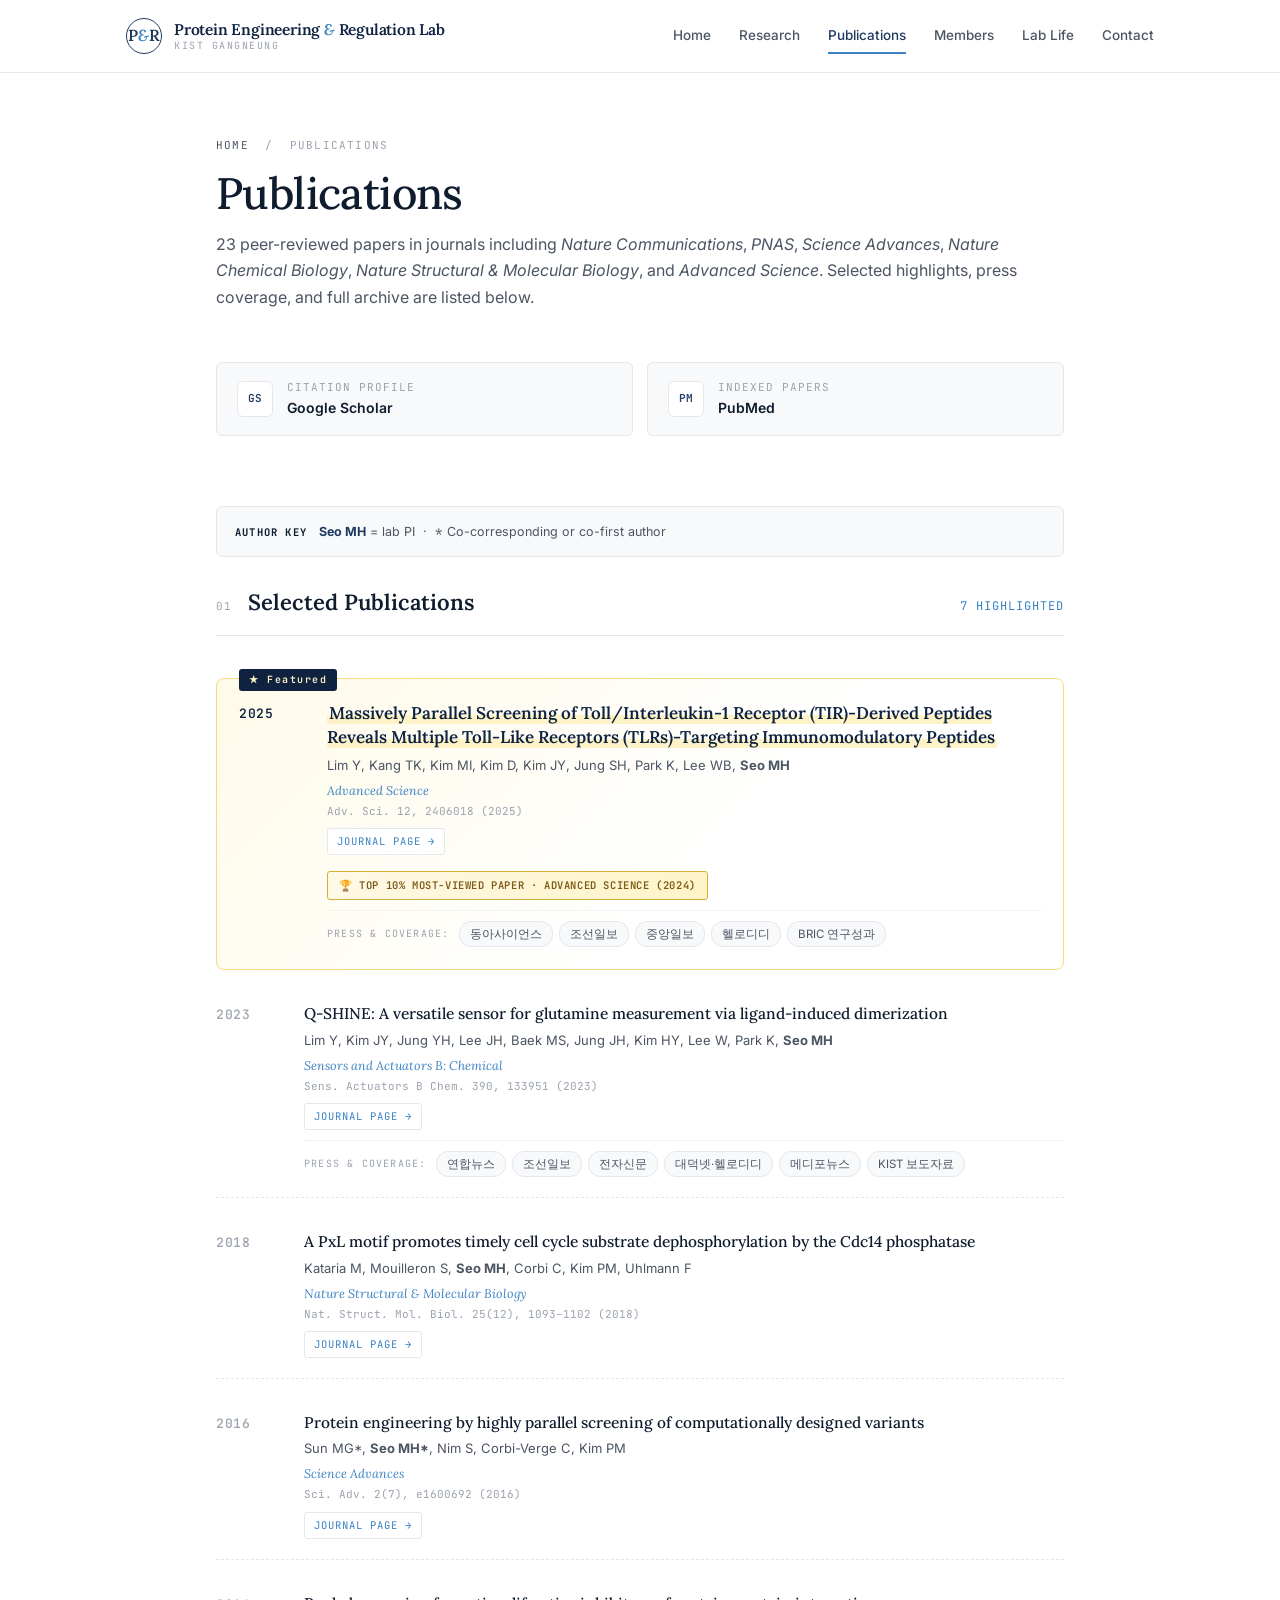
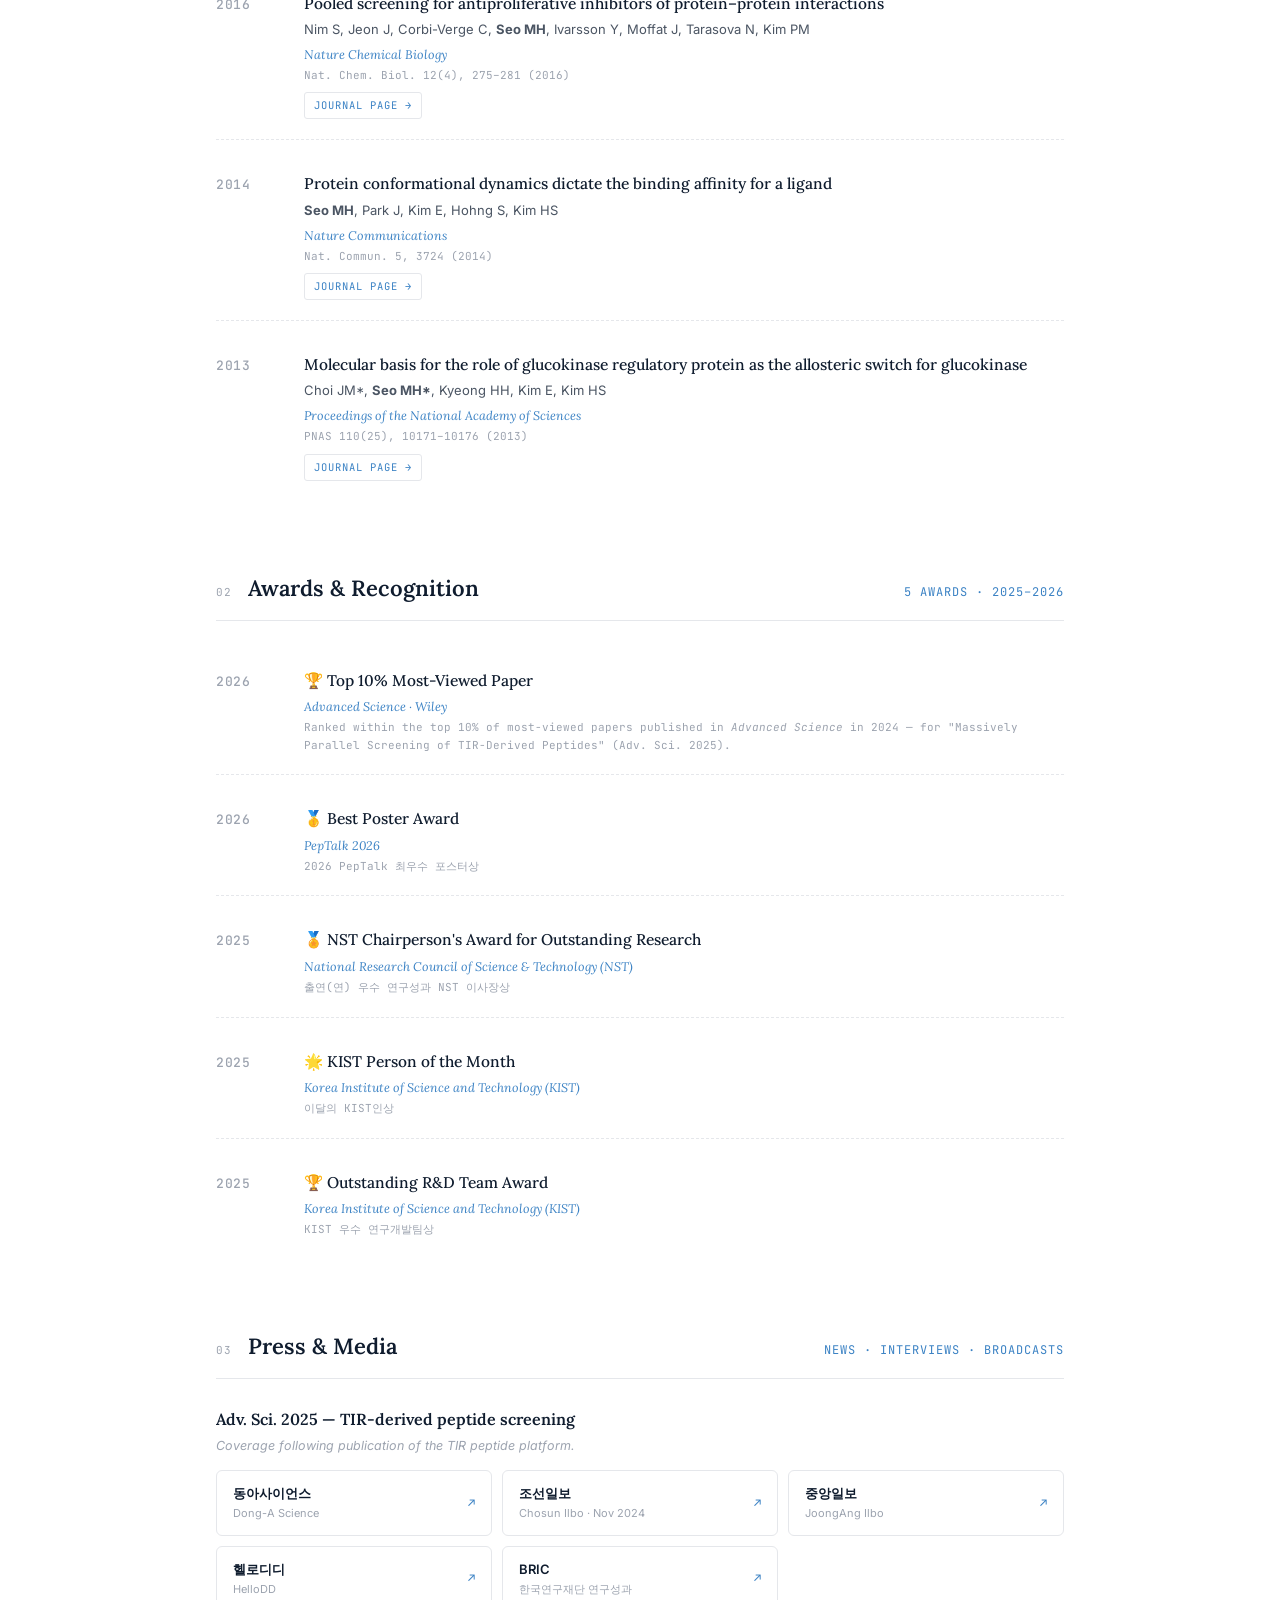
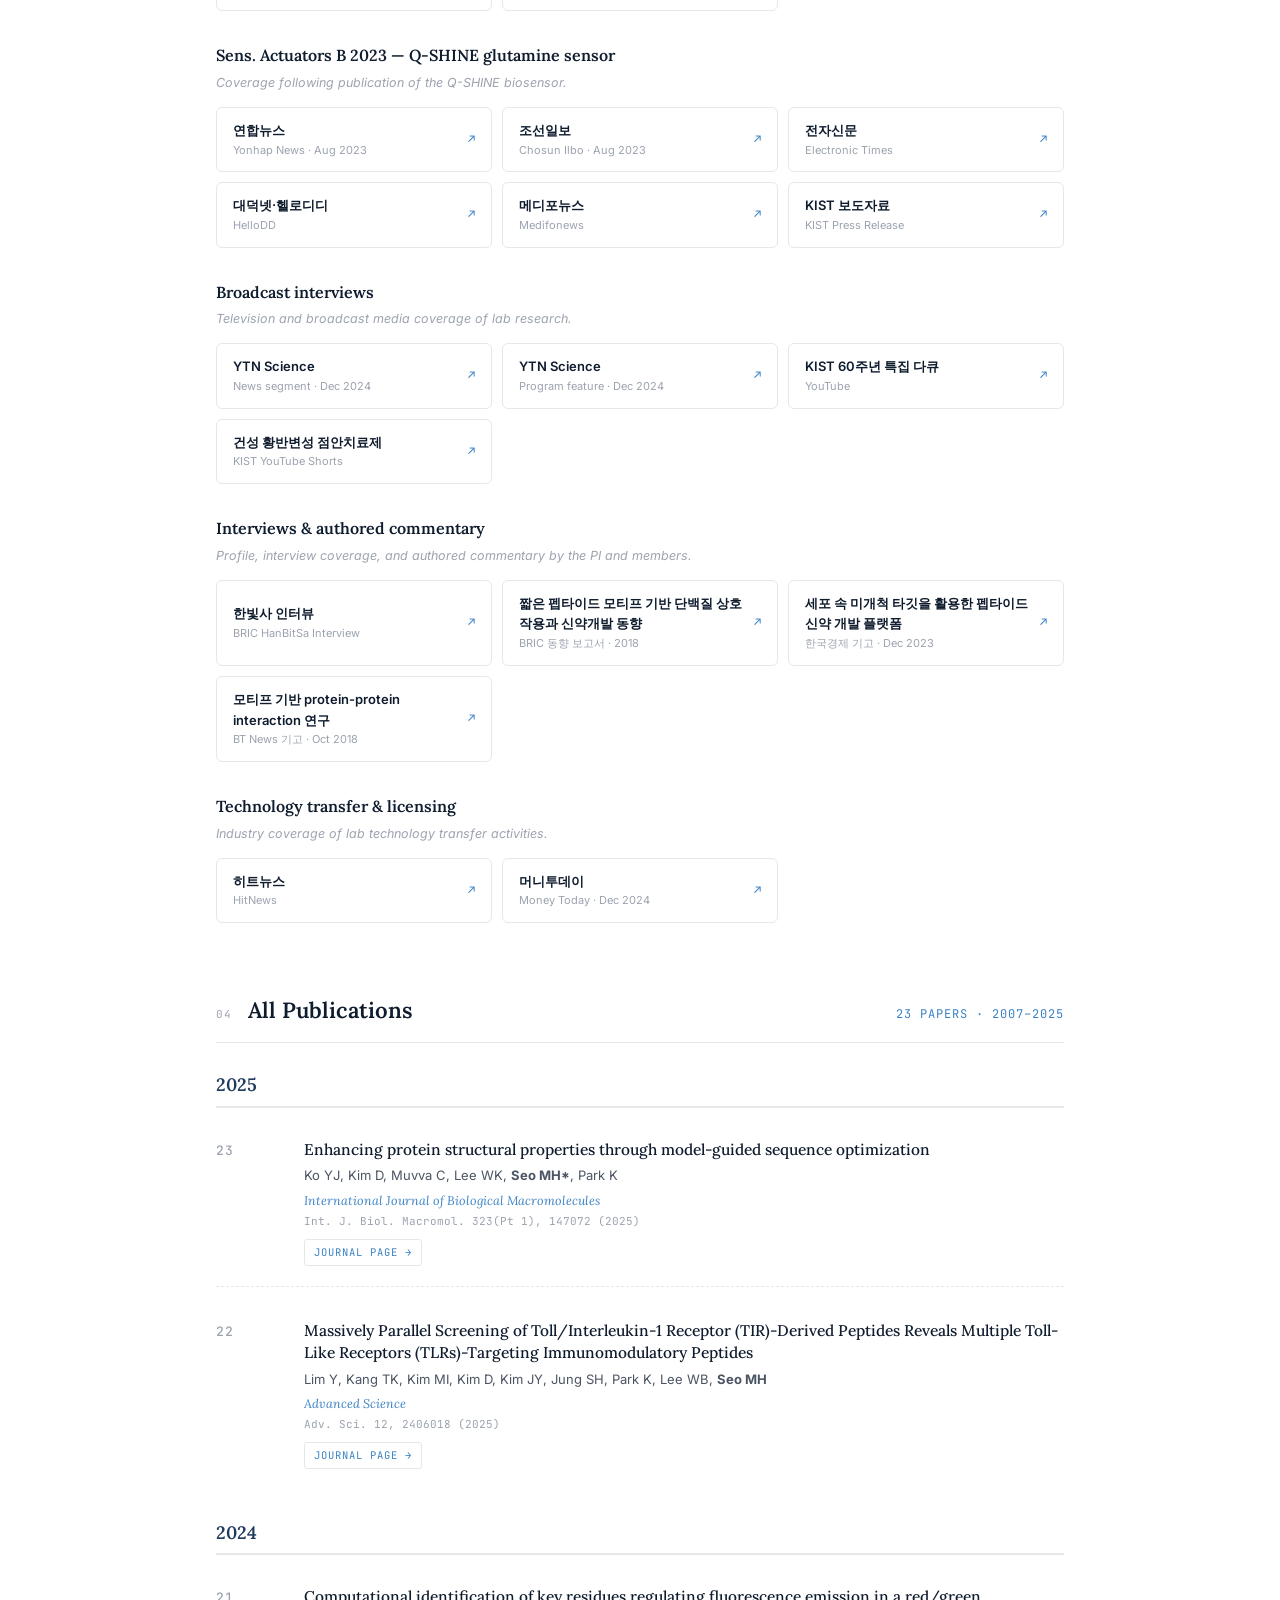
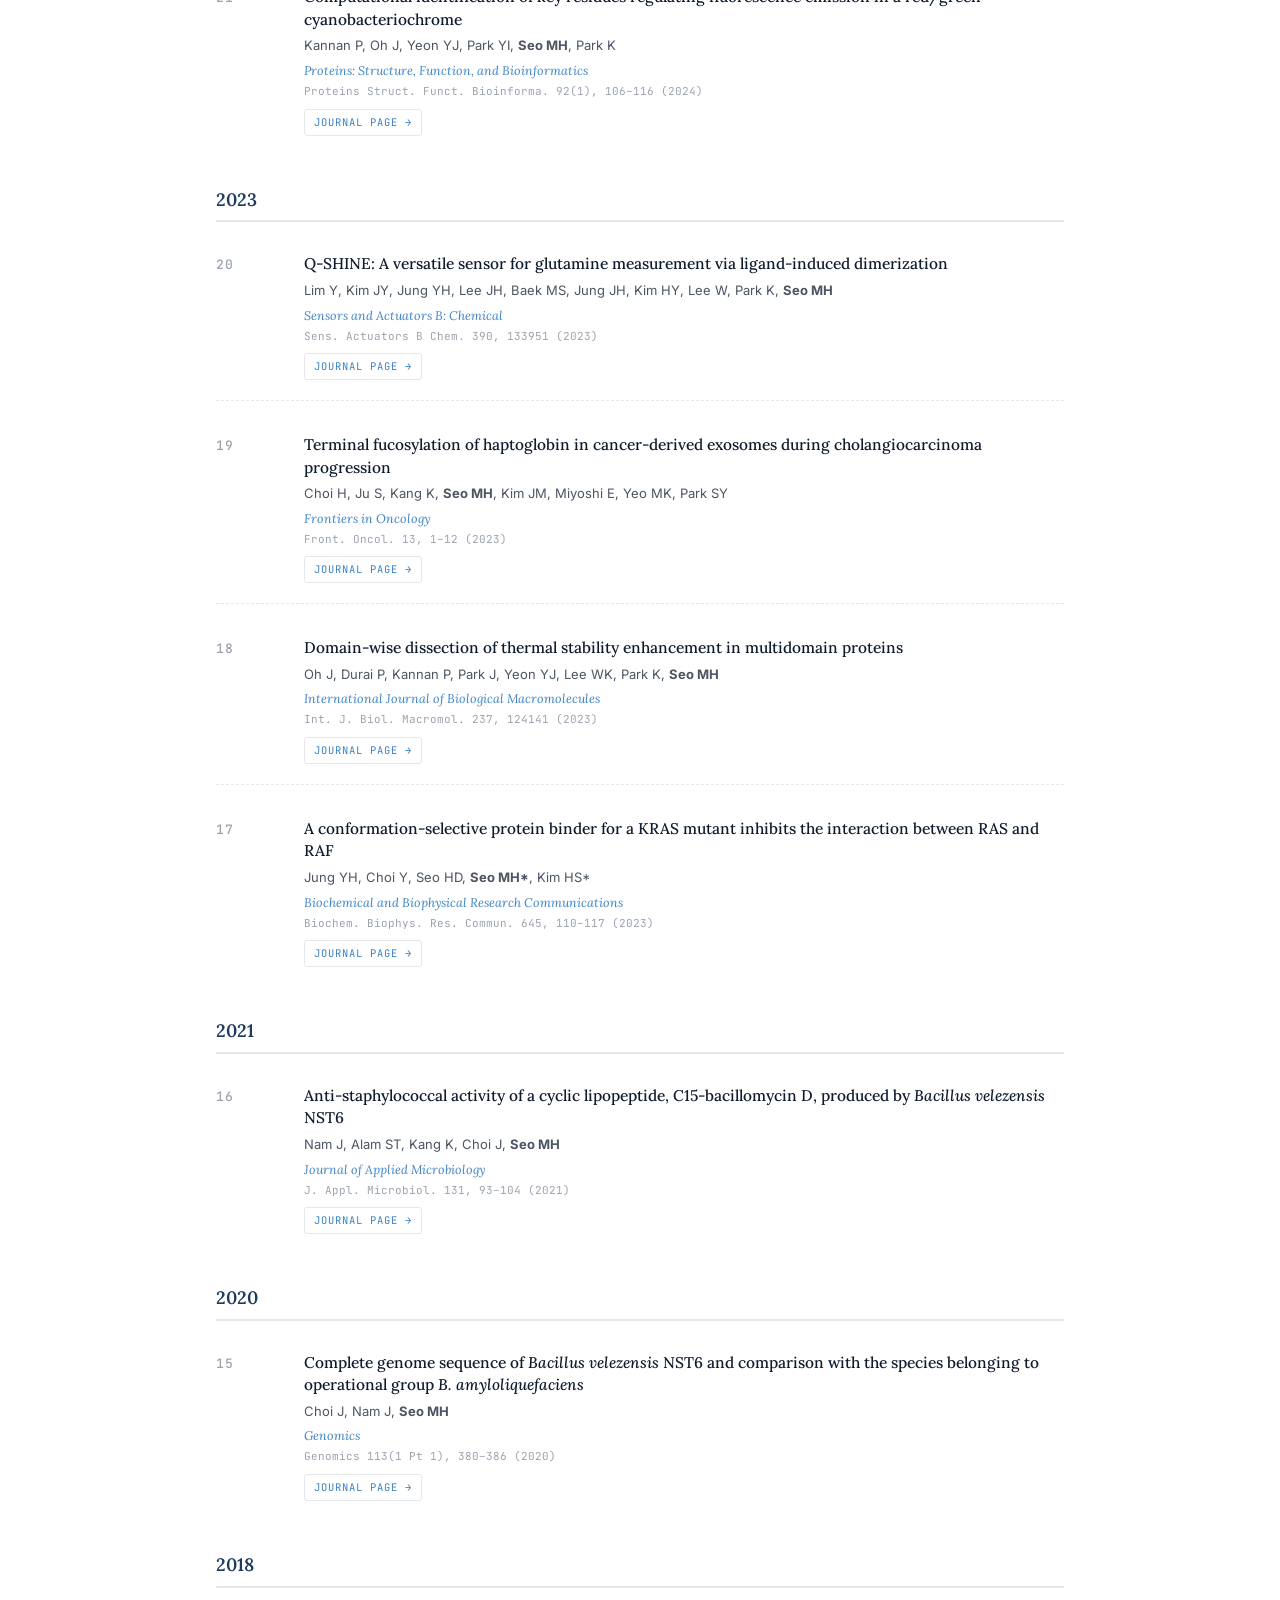
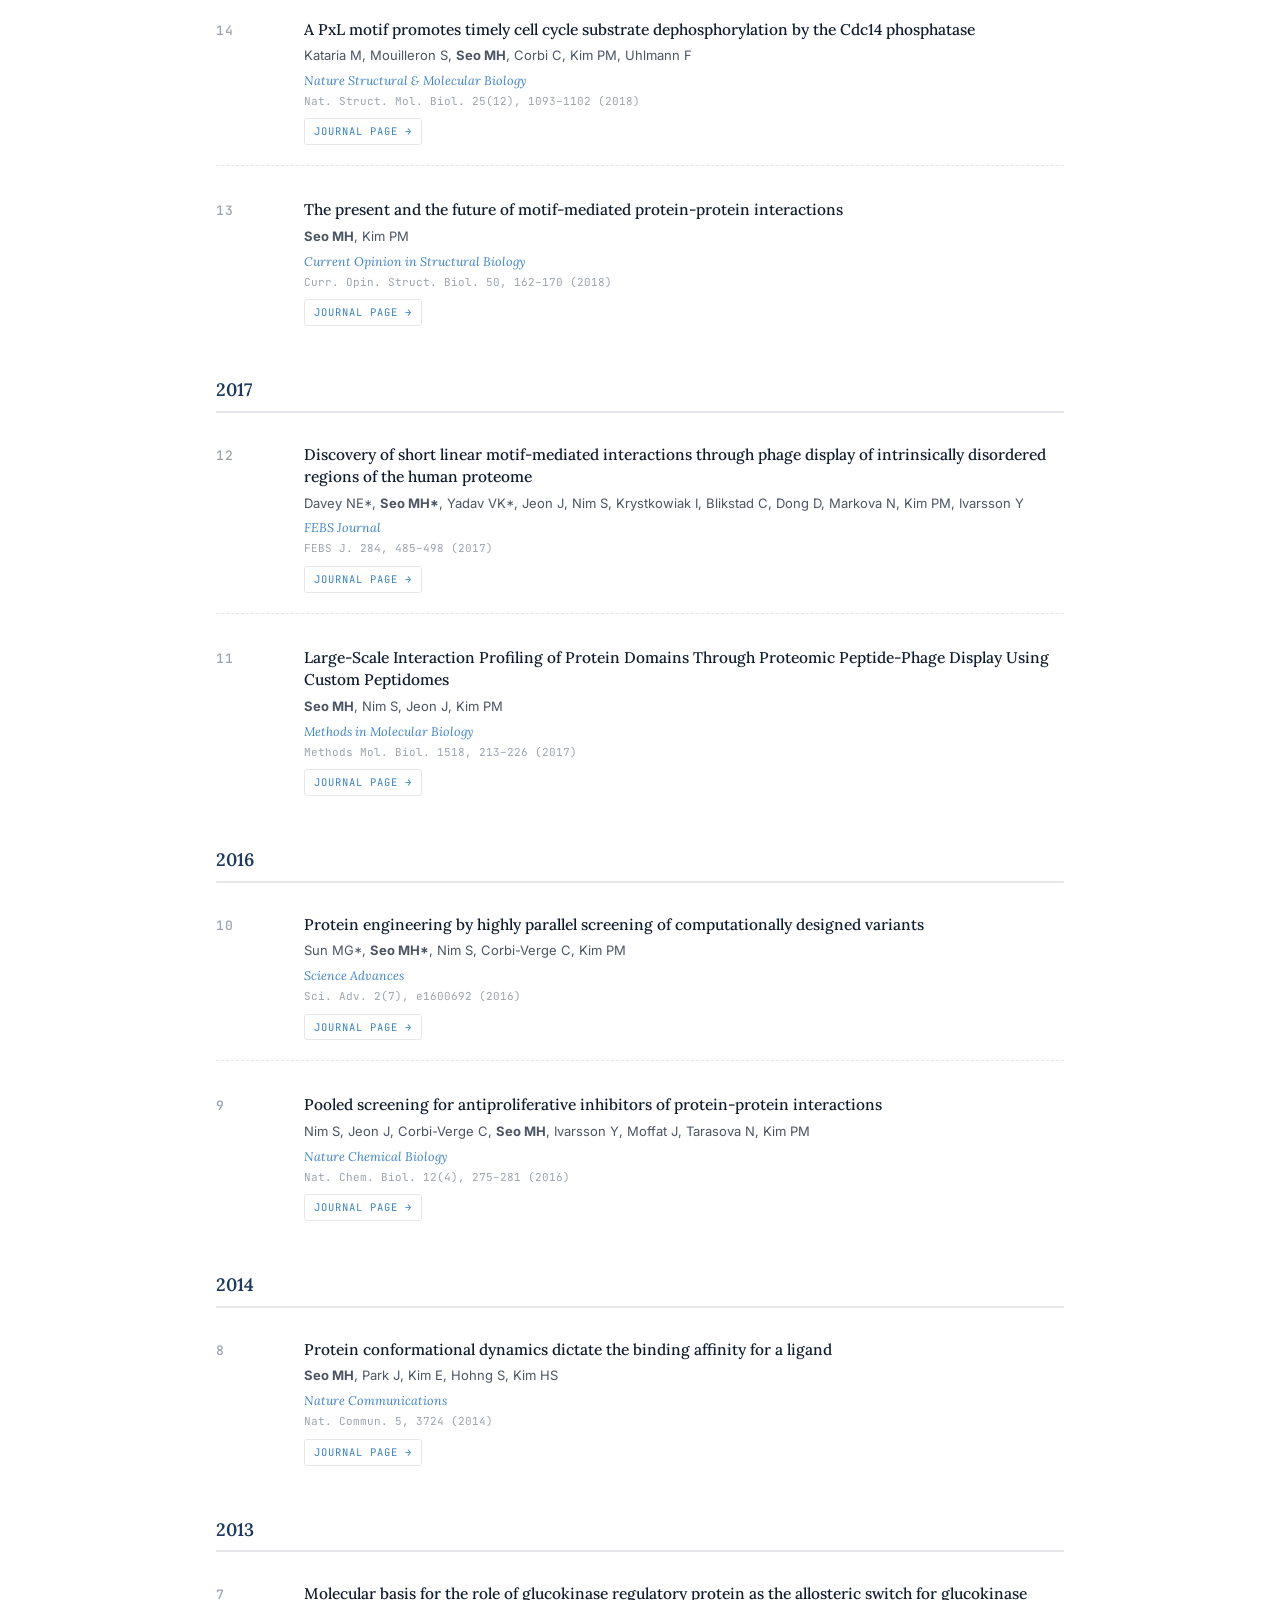
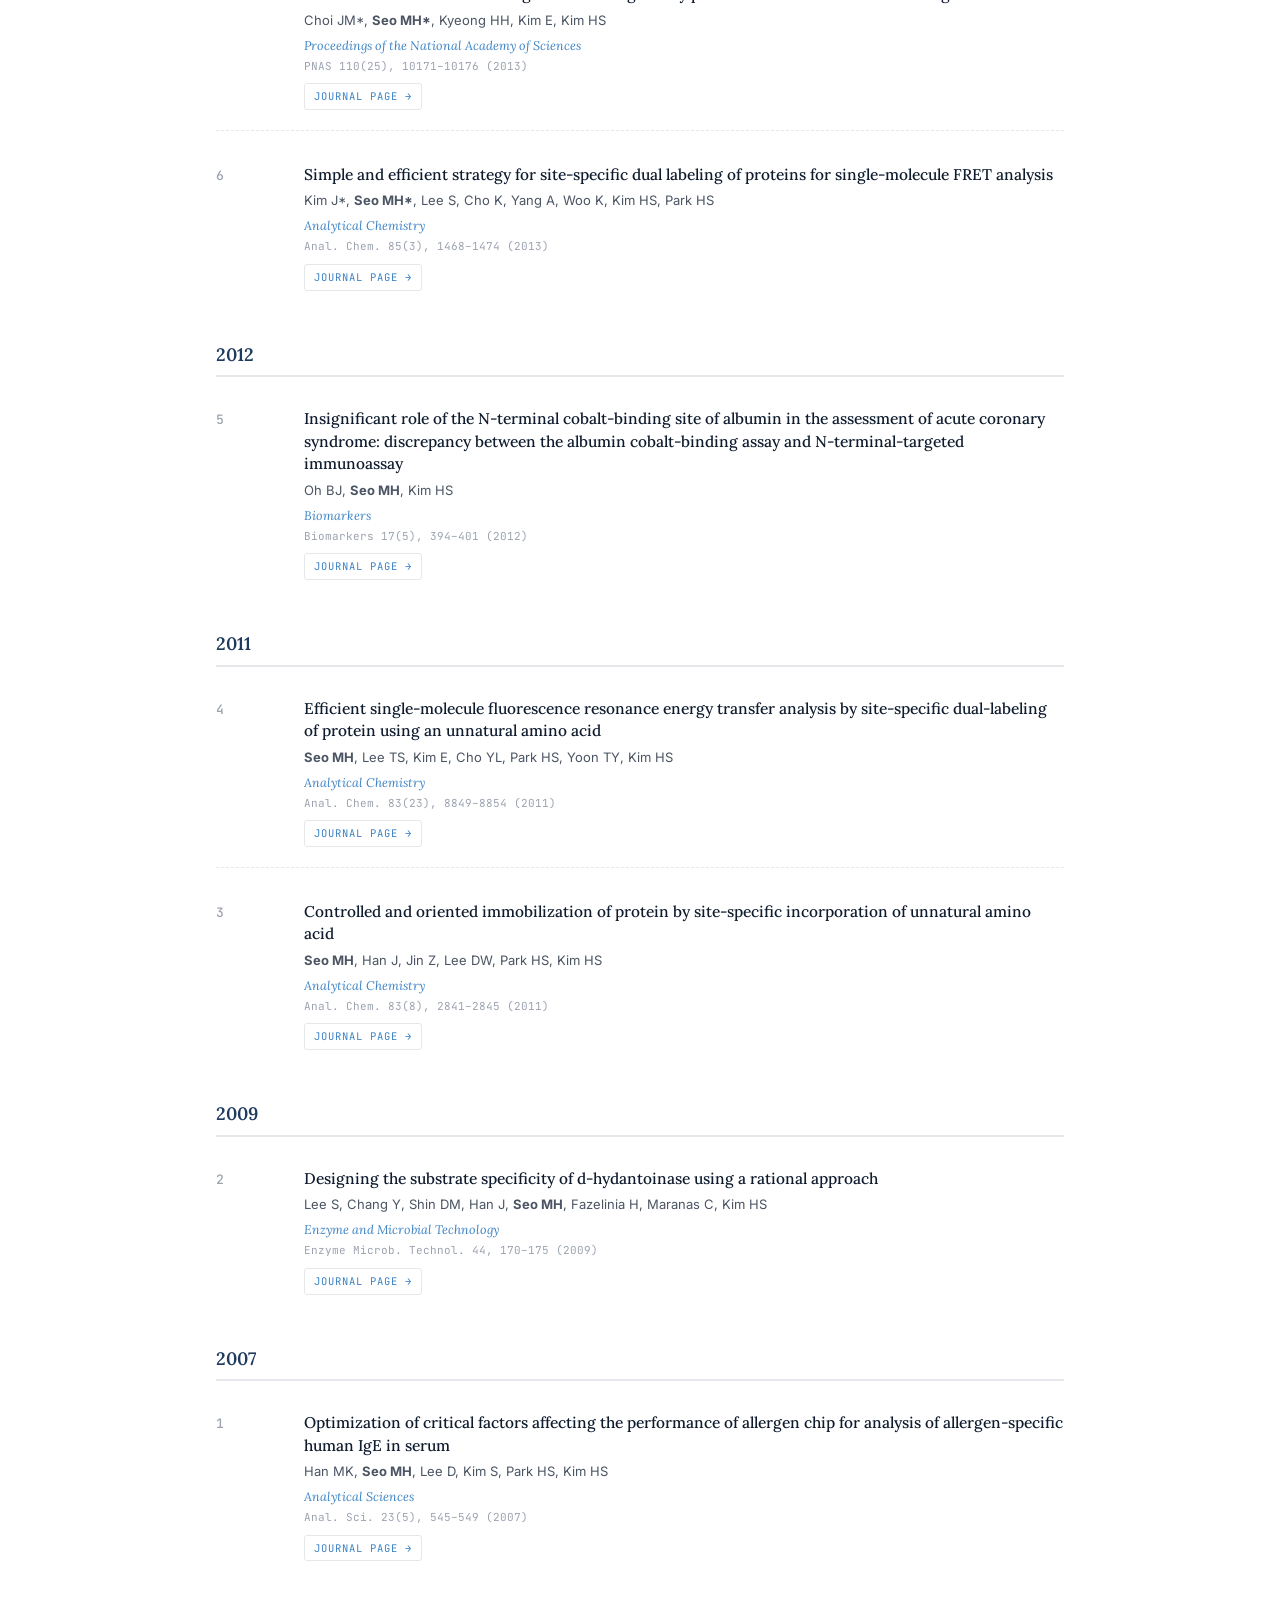
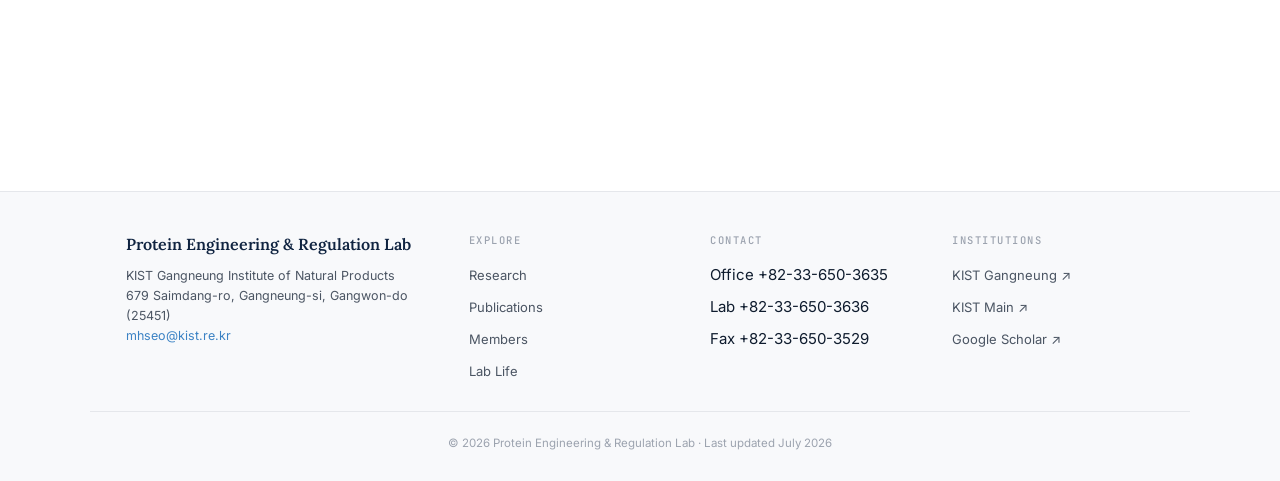
<file: publications.html>
<!DOCTYPE html>
<html lang="en">
<head>
<meta charset="UTF-8">
<meta name="viewport" content="width=device-width, initial-scale=1.0">
<meta name="google-site-verification" content="vZkdnIHLEhD2Nxcy7tl7RXcYAdKuF3B5b1NP9j8_m6c">
<title>Publications | 서문형 박사 연구실 · Protein Engineering & Regulation Lab @ KIST</title>
<meta name="description" content="23 peer-reviewed publications by 서문형 박사 (Moon-Hyeong Seo) and the Protein Engineering & Regulation Lab at KIST — published in Nat. Commun., PNAS, Sci. Adv., Nat. Chem. Biol., Nat. Struct. Mol. Biol., Adv. Sci. — plus 21 press/media coverage links.">
<meta name="author" content="Moon-Hyeong Seo">
<link rel="canonical" href="https://moonhyeong.github.io/dreamerprotein/publications.html">
<meta property="og:type" content="website">
<meta property="og:title" content="Publications | 서문형 박사 연구실 · Protein Engineering & Regulation Lab @ KIST">
<meta property="og:description" content="23 peer-reviewed publications + 21 press/media coverage links from the Protein Engineering & Regulation Lab.">
<meta property="og:url" content="https://moonhyeong.github.io/dreamerprotein/publications.html">
<link rel="preconnect" href="https://fonts.googleapis.com">
<link rel="preconnect" href="https://fonts.gstatic.com" crossorigin>
<link href="https://fonts.googleapis.com/css2?family=Inter:wght@300;400;500;600;700&family=Lora:ital,wght@0,400;0,500;0,600;1,400&family=JetBrains+Mono:wght@400;500&family=Caveat:wght@400;500;600&display=swap" rel="stylesheet">
<link rel="stylesheet" href="assets/styles.css">
<style>
  .pub-link {
    display: inline-flex;
    align-items: center;
    gap: 5px;
    margin-top: 8px;
    font-family: var(--mono);
    font-size: 10.5px;
    color: var(--accent);
    text-transform: uppercase;
    letter-spacing: 1px;
    border: 1px solid var(--line);
    padding: 4px 9px;
    border-radius: 3px;
    background: white;
    transition: all 0.15s;
  }
  .pub-link:hover { border-color: var(--accent); background: var(--bg-alt); }
  .award-badge {
    display: inline-flex;
    align-items: center;
    gap: 6px;
    margin-top: 10px;
    padding: 5px 11px;
    background: linear-gradient(135deg, #fef9e7 0%, #fef3c7 100%);
    border: 1px solid #d4af37;
    border-radius: 3px;
    font-family: var(--mono);
    font-size: 10.5px;
    color: #7a5a14;
    letter-spacing: 0.6px;
    font-weight: 600;
    text-transform: uppercase;
  }
  .award-badge .icon { font-size: 13px; }
</style>
</head>
<body>

<!-- ============ HEADER ============ -->
<header class="topbar">
  <div class="container nav-inner">
    <a href="index.html" class="brand" style="text-decoration: none;">
      <div class="brand-mark">P<span style="color:var(--accent); font-style:italic;">&amp;</span>R</div>
      <div class="brand-text">
        <div class="brand-en">Protein Engineering <span class="amp">&amp;</span> Regulation Lab</div>
        <div class="brand-sub">KIST Gangneung</div>
      </div>
    </a>
    <nav class="main-nav">
      <a href="index.html">Home</a>
      <a href="research.html">Research</a>
      <a href="publications.html" class="active">Publications</a>
      <a href="members.html">Members</a>
      <a href="lab-life.html">Lab Life</a>
      <a href="contact.html">Contact</a>
    </nav>
  </div>
</header>

<!-- ============ PAGE HEADER ============ -->
<div class="page-header">
  <div class="breadcrumb"><a href="index.html">Home</a> &nbsp;/&nbsp; Publications</div>
  <h1 class="page-title">Publications</h1>
  <p class="page-lede">23 peer-reviewed papers in journals including <em>Nature Communications</em>, <em>PNAS</em>, <em>Science Advances</em>, <em>Nature Chemical Biology</em>, <em>Nature Structural &amp; Molecular Biology</em>, and <em>Advanced Science</em>. Selected highlights, press coverage, and full archive are listed below.</p>
</div>

<main>

  <!-- ============ External profiles ============ -->
  <section class="block">
    <div class="profiles-grid">
      <a href="https://scholar.google.com/citations?user=vtLxpeAAAAAJ" target="_blank" rel="noopener" class="profile-card">
        <div class="profile-icon">GS</div>
        <div>
          <div class="lbl">Citation profile</div>
          <div class="ttl">Google Scholar</div>
        </div>
      </a>
      <a href="https://pubmed.ncbi.nlm.nih.gov/?term=Moon-Hyeong+seo&sort=date" target="_blank" rel="noopener" class="profile-card">
        <div class="profile-icon">PM</div>
        <div>
          <div class="lbl">Indexed papers</div>
          <div class="ttl">PubMed</div>
        </div>
      </a>
    </div>
  </section>

  <!-- Author key -->
  <div style="margin-bottom: 28px; padding: 14px 18px; background: var(--bg-alt); border: 1px solid var(--line); border-radius: 6px; font-size: 12.5px; color: var(--ink-soft); line-height: 1.7;">
    <strong style="color: var(--ink); font-family: var(--mono); font-size: 10.5px; letter-spacing: 1.2px; text-transform: uppercase; margin-right: 8px;">Author key</strong>
    <strong style="color: var(--navy);">Seo MH</strong> = lab PI &nbsp;·&nbsp;
    <span style="font-family: var(--mono);">*</span> Co-corresponding or co-first author
  </div>

  <!-- ============ Selected Publications ============ -->
  <section class="block">
    <div class="section-head">
      <span class="section-num">01</span>
      <h2 class="section-title">Selected Publications</h2>
      <span class="section-action">7 highlighted</span>
    </div>

    <div class="pub-list">

      <!-- Featured: Adv. Sci. 2025 -->
      <article class="pub-item featured">
        <div class="pub-year-block">2025</div>
        <div>
          <h4 class="pub-title"><span class="pub-highlight">Massively Parallel Screening of Toll/Interleukin-1 Receptor (TIR)-Derived Peptides Reveals Multiple Toll-Like Receptors (TLRs)-Targeting Immunomodulatory Peptides</span></h4>
          <div class="pub-authors">Lim Y, Kang TK, Kim MI, Kim D, Kim JY, Jung SH, Park K, Lee WB, <strong>Seo MH</strong></div>
          <div class="pub-journal">Advanced Science</div>
          <div class="pub-cite">Adv. Sci. 12, 2406018 (2025)</div>
          <a href="https://doi.org/10.1002/advs.202406018" target="_blank" rel="noopener" class="pub-link">Journal page →</a>
          <div style="margin-top: 6px;">
            <span class="award-badge">🏆 Top 10% Most-Viewed Paper · Advanced Science (2024)</span>
          </div>
          <div class="press-chips">
            <span class="press-chips-label">Press &amp; coverage:</span>
            <a href="https://www.dongascience.com/news.php?idx=68704" target="_blank" rel="noopener" class="press-chip">동아사이언스</a>
            <a href="https://www.chosun.com/economy/science/2024/11/28/E6NV7DOTMPZLBAFWG45TD2LUTU/" target="_blank" rel="noopener" class="press-chip">조선일보</a>
            <a href="https://www.joongang.co.kr/article/25296021" target="_blank" rel="noopener" class="press-chip">중앙일보</a>
            <a href="https://www.hellodd.com/news/articleView.html?idxno=106194" target="_blank" rel="noopener" class="press-chip">헬로디디</a>
            <a href="https://www.ibric.org/bric/trend/results-of-research.do?mode=view&articleNo=9940569" target="_blank" rel="noopener" class="press-chip">BRIC 연구성과</a>
          </div>
        </div>
      </article>

      <!-- Sens. Actuators B 2023 -->
      <article class="pub-item">
        <div class="pub-year-block">2023</div>
        <div>
          <h4 class="pub-title">Q-SHINE: A versatile sensor for glutamine measurement via ligand-induced dimerization</h4>
          <div class="pub-authors">Lim Y, Kim JY, Jung YH, Lee JH, Baek MS, Jung JH, Kim HY, Lee W, Park K, <strong>Seo MH</strong></div>
          <div class="pub-journal">Sensors and Actuators B: Chemical</div>
          <div class="pub-cite">Sens. Actuators B Chem. 390, 133951 (2023)</div>
          <a href="https://doi.org/10.1016/j.snb.2023.133951" target="_blank" rel="noopener" class="pub-link">Journal page →</a>
          <div class="press-chips">
            <span class="press-chips-label">Press &amp; coverage:</span>
            <a href="https://www.yna.co.kr/view/AKR20230824060000017" target="_blank" rel="noopener" class="press-chip">연합뉴스</a>
            <a href="https://www.chosun.com/culture-life/health/2023/08/23/A2MQYALU35H2HHU3VPD6MUMPOI/" target="_blank" rel="noopener" class="press-chip">조선일보</a>
            <a href="https://www.etnews.com/20230824000082" target="_blank" rel="noopener" class="press-chip">전자신문</a>
            <a href="https://www.hellodd.com/news/articleView.html?idxno=101561" target="_blank" rel="noopener" class="press-chip">대덕넷·헬로디디</a>
            <a href="https://medifonews.com/news/article.html?no=181793" target="_blank" rel="noopener" class="press-chip">메디포뉴스</a>
            <a href="https://blog.naver.com/kist_public/223192212927" target="_blank" rel="noopener" class="press-chip">KIST 보도자료</a>
          </div>
        </div>
      </article>

      <!-- Nat. Struct. Mol. Biol. 2018 -->
      <article class="pub-item">
        <div class="pub-year-block">2018</div>
        <div>
          <h4 class="pub-title">A PxL motif promotes timely cell cycle substrate dephosphorylation by the Cdc14 phosphatase</h4>
          <div class="pub-authors">Kataria M, Mouilleron S, <strong>Seo MH</strong>, Corbi C, Kim PM, Uhlmann F</div>
          <div class="pub-journal">Nature Structural &amp; Molecular Biology</div>
          <div class="pub-cite">Nat. Struct. Mol. Biol. 25(12), 1093–1102 (2018)</div>
          <a href="https://doi.org/10.1038/s41594-018-0152-3" target="_blank" rel="noopener" class="pub-link">Journal page →</a>
        </div>
      </article>

      <!-- Sci. Adv. 2016 (co-first) -->
      <article class="pub-item">
        <div class="pub-year-block">2016</div>
        <div>
          <h4 class="pub-title">Protein engineering by highly parallel screening of computationally designed variants</h4>
          <div class="pub-authors">Sun MG*, <strong>Seo MH*</strong>, Nim S, Corbi-Verge C, Kim PM</div>
          <div class="pub-journal">Science Advances</div>
          <div class="pub-cite">Sci. Adv. 2(7), e1600692 (2016)</div>
          <a href="https://doi.org/10.1126/sciadv.1600692" target="_blank" rel="noopener" class="pub-link">Journal page →</a>
        </div>
      </article>

      <!-- Nat. Chem. Biol. 2016 -->
      <article class="pub-item">
        <div class="pub-year-block">2016</div>
        <div>
          <h4 class="pub-title">Pooled screening for antiproliferative inhibitors of protein–protein interactions</h4>
          <div class="pub-authors">Nim S, Jeon J, Corbi-Verge C, <strong>Seo MH</strong>, Ivarsson Y, Moffat J, Tarasova N, Kim PM</div>
          <div class="pub-journal">Nature Chemical Biology</div>
          <div class="pub-cite">Nat. Chem. Biol. 12(4), 275–281 (2016)</div>
          <a href="https://doi.org/10.1038/nchembio.2026" target="_blank" rel="noopener" class="pub-link">Journal page →</a>
        </div>
      </article>

      <!-- Nat. Commun. 2014 -->
      <article class="pub-item">
        <div class="pub-year-block">2014</div>
        <div>
          <h4 class="pub-title">Protein conformational dynamics dictate the binding affinity for a ligand</h4>
          <div class="pub-authors"><strong>Seo MH</strong>, Park J, Kim E, Hohng S, Kim HS</div>
          <div class="pub-journal">Nature Communications</div>
          <div class="pub-cite">Nat. Commun. 5, 3724 (2014)</div>
          <a href="https://doi.org/10.1038/ncomms4724" target="_blank" rel="noopener" class="pub-link">Journal page →</a>
        </div>
      </article>

      <!-- PNAS 2013 (co-first) -->
      <article class="pub-item">
        <div class="pub-year-block">2013</div>
        <div>
          <h4 class="pub-title">Molecular basis for the role of glucokinase regulatory protein as the allosteric switch for glucokinase</h4>
          <div class="pub-authors">Choi JM*, <strong>Seo MH*</strong>, Kyeong HH, Kim E, Kim HS</div>
          <div class="pub-journal">Proceedings of the National Academy of Sciences</div>
          <div class="pub-cite">PNAS 110(25), 10171–10176 (2013)</div>
          <a href="https://doi.org/10.1073/pnas.1300457110" target="_blank" rel="noopener" class="pub-link">Journal page →</a>
        </div>
      </article>

    </div>
  </section>

  <!-- ============ Awards & Recognition ============ -->
  <section class="block">
    <div class="section-head">
      <span class="section-num">02</span>
      <h2 class="section-title">Awards &amp; Recognition</h2>
      <span class="section-action">5 awards · 2025–2026</span>
    </div>

    <div class="pub-list">
      <article class="pub-item">
        <div class="pub-year-block">2026</div>
        <div>
          <h4 class="pub-title">🏆 Top 10% Most-Viewed Paper</h4>
          <div class="pub-journal">Advanced Science · Wiley</div>
          <div class="pub-cite">Ranked within the top 10% of most-viewed papers published in <em>Advanced Science</em> in 2024 — for "Massively Parallel Screening of TIR-Derived Peptides" (Adv. Sci. 2025).</div>
        </div>
      </article>
      <article class="pub-item">
        <div class="pub-year-block">2026</div>
        <div>
          <h4 class="pub-title">🥇 Best Poster Award</h4>
          <div class="pub-journal">PepTalk 2026</div>
          <div class="pub-cite">2026 PepTalk 최우수 포스터상</div>
        </div>
      </article>
      <article class="pub-item">
        <div class="pub-year-block">2025</div>
        <div>
          <h4 class="pub-title">🏅 NST Chairperson's Award for Outstanding Research</h4>
          <div class="pub-journal">National Research Council of Science &amp; Technology (NST)</div>
          <div class="pub-cite">출연(연) 우수 연구성과 NST 이사장상</div>
        </div>
      </article>
      <article class="pub-item">
        <div class="pub-year-block">2025</div>
        <div>
          <h4 class="pub-title">🌟 KIST Person of the Month</h4>
          <div class="pub-journal">Korea Institute of Science and Technology (KIST)</div>
          <div class="pub-cite">이달의 KIST인상</div>
        </div>
      </article>
      <article class="pub-item">
        <div class="pub-year-block">2025</div>
        <div>
          <h4 class="pub-title">🏆 Outstanding R&amp;D Team Award</h4>
          <div class="pub-journal">Korea Institute of Science and Technology (KIST)</div>
          <div class="pub-cite">KIST 우수 연구개발팀상</div>
        </div>
      </article>
    </div>
  </section>

  <!-- ============ Press & Media ============ -->
  <section class="block">
    <div class="section-head">
      <span class="section-num">03</span>
      <h2 class="section-title">Press &amp; Media</h2>
      <span class="section-action">News · interviews · broadcasts</span>
    </div>

    <div class="press-group">
      <div class="press-group-title">Adv. Sci. 2025 — TIR-derived peptide screening</div>
      <div class="press-group-sub">Coverage following publication of the TIR peptide platform.</div>
      <div class="press-list">
        <a href="https://www.dongascience.com/news.php?idx=68704" target="_blank" rel="noopener" class="press-link">
          <div class="outlet">동아사이언스 <small>Dong-A Science</small></div>
          <span class="arrow">↗</span>
        </a>
        <a href="https://www.chosun.com/economy/science/2024/11/28/E6NV7DOTMPZLBAFWG45TD2LUTU/" target="_blank" rel="noopener" class="press-link">
          <div class="outlet">조선일보 <small>Chosun Ilbo · Nov 2024</small></div>
          <span class="arrow">↗</span>
        </a>
        <a href="https://www.joongang.co.kr/article/25296021" target="_blank" rel="noopener" class="press-link">
          <div class="outlet">중앙일보 <small>JoongAng Ilbo</small></div>
          <span class="arrow">↗</span>
        </a>
        <a href="https://www.hellodd.com/news/articleView.html?idxno=106194" target="_blank" rel="noopener" class="press-link">
          <div class="outlet">헬로디디 <small>HelloDD</small></div>
          <span class="arrow">↗</span>
        </a>
        <a href="https://www.ibric.org/bric/trend/results-of-research.do?mode=view&articleNo=9940569" target="_blank" rel="noopener" class="press-link">
          <div class="outlet">BRIC <small>한국연구재단 연구성과</small></div>
          <span class="arrow">↗</span>
        </a>
      </div>
    </div>

    <div class="press-group">
      <div class="press-group-title">Sens. Actuators B 2023 — Q-SHINE glutamine sensor</div>
      <div class="press-group-sub">Coverage following publication of the Q-SHINE biosensor.</div>
      <div class="press-list">
        <a href="https://www.yna.co.kr/view/AKR20230824060000017" target="_blank" rel="noopener" class="press-link">
          <div class="outlet">연합뉴스 <small>Yonhap News · Aug 2023</small></div>
          <span class="arrow">↗</span>
        </a>
        <a href="https://www.chosun.com/culture-life/health/2023/08/23/A2MQYALU35H2HHU3VPD6MUMPOI/" target="_blank" rel="noopener" class="press-link">
          <div class="outlet">조선일보 <small>Chosun Ilbo · Aug 2023</small></div>
          <span class="arrow">↗</span>
        </a>
        <a href="https://www.etnews.com/20230824000082" target="_blank" rel="noopener" class="press-link">
          <div class="outlet">전자신문 <small>Electronic Times</small></div>
          <span class="arrow">↗</span>
        </a>
        <a href="https://www.hellodd.com/news/articleView.html?idxno=101561" target="_blank" rel="noopener" class="press-link">
          <div class="outlet">대덕넷·헬로디디 <small>HelloDD</small></div>
          <span class="arrow">↗</span>
        </a>
        <a href="https://medifonews.com/news/article.html?no=181793" target="_blank" rel="noopener" class="press-link">
          <div class="outlet">메디포뉴스 <small>Medifonews</small></div>
          <span class="arrow">↗</span>
        </a>
        <a href="https://blog.naver.com/kist_public/223192212927" target="_blank" rel="noopener" class="press-link">
          <div class="outlet">KIST 보도자료 <small>KIST Press Release</small></div>
          <span class="arrow">↗</span>
        </a>
      </div>
    </div>

    <div class="press-group">
      <div class="press-group-title">Broadcast interviews</div>
      <div class="press-group-sub">Television and broadcast media coverage of lab research.</div>
      <div class="press-list">
        <a href="https://www.ytn.co.kr/_ln/0105_202412060125187819" target="_blank" rel="noopener" class="press-link">
          <div class="outlet">YTN Science <small>News segment · Dec 2024</small></div>
          <span class="arrow">↗</span>
        </a>
        <a href="https://science.ytn.co.kr/program/view.php?mcd=0082&key=202412101636354753" target="_blank" rel="noopener" class="press-link">
          <div class="outlet">YTN Science <small>Program feature · Dec 2024</small></div>
          <span class="arrow">↗</span>
        </a>
        <a href="https://youtu.be/KJhme2782ok" target="_blank" rel="noopener" class="press-link">
          <div class="outlet">KIST 60주년 특집 다큐 <small>YouTube</small></div>
          <span class="arrow">↗</span>
        </a>
        <a href="https://www.youtube.com/shorts/wt2HlpYpazU" target="_blank" rel="noopener" class="press-link">
          <div class="outlet">건성 황반변성 점안치료제 <small>KIST YouTube Shorts</small></div>
          <span class="arrow">↗</span>
        </a>
      </div>
    </div>

    <div class="press-group">
      <div class="press-group-title">Interviews &amp; authored commentary</div>
      <div class="press-group-sub">Profile, interview coverage, and authored commentary by the PI and members.</div>
      <div class="press-list">
        <a href="https://www.ibric.org/bric/hanbitsa/han-interview.do?mode=view&id=95102&authorId=47014" target="_blank" rel="noopener" class="press-link">
          <div class="outlet">한빛사 인터뷰 <small>BRIC HanBitSa Interview</small></div>
          <span class="arrow">↗</span>
        </a>
        <a href="https://www.ibric.org/bric/trend/bio-report.do?mode=view&articleNo=8692255" target="_blank" rel="noopener" class="press-link">
          <div class="outlet">짧은 펩타이드 모티프 기반 단백질 상호작용과 신약개발 동향 <small>BRIC 동향 보고서 · 2018</small></div>
          <span class="arrow">↗</span>
        </a>
        <a href="https://www.hankyung.com/article/202312017498i" target="_blank" rel="noopener" class="press-link">
          <div class="outlet">세포 속 미개척 타깃을 활용한 펩타이드 신약 개발 플랫폼 <small>한국경제 기고 · Dec 2023</small></div>
          <span class="arrow">↗</span>
        </a>
        <a href="https://www.dbpia.co.kr/journal/articleDetail?nodeId=NODE07543078" target="_blank" rel="noopener" class="press-link">
          <div class="outlet">모티프 기반 protein-protein interaction 연구 <small>BT News 기고 · Oct 2018</small></div>
          <span class="arrow">↗</span>
        </a>
      </div>
    </div>

    <div class="press-group">
      <div class="press-group-title">Technology transfer &amp; licensing</div>
      <div class="press-group-sub">Industry coverage of lab technology transfer activities.</div>
      <div class="press-list">
        <a href="http://www.hitnews.co.kr/news/articleView.html?idxno=60137" target="_blank" rel="noopener" class="press-link">
          <div class="outlet">히트뉴스 <small>HitNews</small></div>
          <span class="arrow">↗</span>
        </a>
        <a href="https://news.mt.co.kr/mtview.php?no=2024121808584828142" target="_blank" rel="noopener" class="press-link">
          <div class="outlet">머니투데이 <small>Money Today · Dec 2024</small></div>
          <span class="arrow">↗</span>
        </a>
      </div>
    </div>
  </section>

  <!-- ============ All Publications ============ -->
  <section class="block">
    <div class="section-head">
      <span class="section-num">04</span>
      <h2 class="section-title">All Publications</h2>
      <span class="section-action">23 papers · 2007–2025</span>
    </div>

    <h3 class="year-anchor">2025</h3>
    <div class="pub-list">
      <article class="pub-item">
        <div class="pub-year-block">23</div>
        <div>
          <h4 class="pub-title">Enhancing protein structural properties through model-guided sequence optimization</h4>
          <div class="pub-authors">Ko YJ, Kim D, Muvva C, Lee WK, <strong>Seo MH*</strong>, Park K</div>
          <div class="pub-journal">International Journal of Biological Macromolecules</div>
          <div class="pub-cite">Int. J. Biol. Macromol. 323(Pt 1), 147072 (2025)</div>
          <a href="https://doi.org/10.1016/j.ijbiomac.2025.147072" target="_blank" rel="noopener" class="pub-link">Journal page →</a>
        </div>
      </article>
      <article class="pub-item">
        <div class="pub-year-block">22</div>
        <div>
          <h4 class="pub-title">Massively Parallel Screening of Toll/Interleukin-1 Receptor (TIR)-Derived Peptides Reveals Multiple Toll-Like Receptors (TLRs)-Targeting Immunomodulatory Peptides</h4>
          <div class="pub-authors">Lim Y, Kang TK, Kim MI, Kim D, Kim JY, Jung SH, Park K, Lee WB, <strong>Seo MH</strong></div>
          <div class="pub-journal">Advanced Science</div>
          <div class="pub-cite">Adv. Sci. 12, 2406018 (2025)</div>
          <a href="https://doi.org/10.1002/advs.202406018" target="_blank" rel="noopener" class="pub-link">Journal page →</a>
        </div>
      </article>
    </div>

    <h3 class="year-anchor">2024</h3>
    <div class="pub-list">
      <article class="pub-item">
        <div class="pub-year-block">21</div>
        <div>
          <h4 class="pub-title">Computational identification of key residues regulating fluorescence emission in a red/green cyanobacteriochrome</h4>
          <div class="pub-authors">Kannan P, Oh J, Yeon YJ, Park YI, <strong>Seo MH</strong>, Park K</div>
          <div class="pub-journal">Proteins: Structure, Function, and Bioinformatics</div>
          <div class="pub-cite">Proteins Struct. Funct. Bioinforma. 92(1), 106–116 (2024)</div>
          <a href="https://doi.org/10.1002/prot.26586" target="_blank" rel="noopener" class="pub-link">Journal page →</a>
        </div>
      </article>
    </div>

    <h3 class="year-anchor">2023</h3>
    <div class="pub-list">
      <article class="pub-item">
        <div class="pub-year-block">20</div>
        <div>
          <h4 class="pub-title">Q-SHINE: A versatile sensor for glutamine measurement via ligand-induced dimerization</h4>
          <div class="pub-authors">Lim Y, Kim JY, Jung YH, Lee JH, Baek MS, Jung JH, Kim HY, Lee W, Park K, <strong>Seo MH</strong></div>
          <div class="pub-journal">Sensors and Actuators B: Chemical</div>
          <div class="pub-cite">Sens. Actuators B Chem. 390, 133951 (2023)</div>
          <a href="https://doi.org/10.1016/j.snb.2023.133951" target="_blank" rel="noopener" class="pub-link">Journal page →</a>
        </div>
      </article>
      <article class="pub-item">
        <div class="pub-year-block">19</div>
        <div>
          <h4 class="pub-title">Terminal fucosylation of haptoglobin in cancer-derived exosomes during cholangiocarcinoma progression</h4>
          <div class="pub-authors">Choi H, Ju S, Kang K, <strong>Seo MH</strong>, Kim JM, Miyoshi E, Yeo MK, Park SY</div>
          <div class="pub-journal">Frontiers in Oncology</div>
          <div class="pub-cite">Front. Oncol. 13, 1–12 (2023)</div>
          <a href="https://doi.org/10.3389/fonc.2023.1183442" target="_blank" rel="noopener" class="pub-link">Journal page →</a>
        </div>
      </article>
      <article class="pub-item">
        <div class="pub-year-block">18</div>
        <div>
          <h4 class="pub-title">Domain-wise dissection of thermal stability enhancement in multidomain proteins</h4>
          <div class="pub-authors">Oh J, Durai P, Kannan P, Park J, Yeon YJ, Lee WK, Park K, <strong>Seo MH</strong></div>
          <div class="pub-journal">International Journal of Biological Macromolecules</div>
          <div class="pub-cite">Int. J. Biol. Macromol. 237, 124141 (2023)</div>
          <a href="https://doi.org/10.1016/j.ijbiomac.2023.124141" target="_blank" rel="noopener" class="pub-link">Journal page →</a>
        </div>
      </article>
      <article class="pub-item">
        <div class="pub-year-block">17</div>
        <div>
          <h4 class="pub-title">A conformation-selective protein binder for a KRAS mutant inhibits the interaction between RAS and RAF</h4>
          <div class="pub-authors">Jung YH, Choi Y, Seo HD, <strong>Seo MH*</strong>, Kim HS*</div>
          <div class="pub-journal">Biochemical and Biophysical Research Communications</div>
          <div class="pub-cite">Biochem. Biophys. Res. Commun. 645, 110–117 (2023)</div>
          <a href="https://doi.org/10.1016/j.bbrc.2023.01.019" target="_blank" rel="noopener" class="pub-link">Journal page →</a>
        </div>
      </article>
    </div>

    <h3 class="year-anchor">2021</h3>
    <div class="pub-list">
      <article class="pub-item">
        <div class="pub-year-block">16</div>
        <div>
          <h4 class="pub-title">Anti-staphylococcal activity of a cyclic lipopeptide, C15-bacillomycin D, produced by <em>Bacillus velezensis</em> NST6</h4>
          <div class="pub-authors">Nam J, Alam ST, Kang K, Choi J, <strong>Seo MH</strong></div>
          <div class="pub-journal">Journal of Applied Microbiology</div>
          <div class="pub-cite">J. Appl. Microbiol. 131, 93–104 (2021)</div>
          <a href="https://doi.org/10.1111/jam.14936" target="_blank" rel="noopener" class="pub-link">Journal page →</a>
        </div>
      </article>
    </div>

    <h3 class="year-anchor">2020</h3>
    <div class="pub-list">
      <article class="pub-item">
        <div class="pub-year-block">15</div>
        <div>
          <h4 class="pub-title">Complete genome sequence of <em>Bacillus velezensis</em> NST6 and comparison with the species belonging to operational group <em>B. amyloliquefaciens</em></h4>
          <div class="pub-authors">Choi J, Nam J, <strong>Seo MH</strong></div>
          <div class="pub-journal">Genomics</div>
          <div class="pub-cite">Genomics 113(1 Pt 1), 380–386 (2020)</div>
          <a href="https://doi.org/10.1016/j.ygeno.2020.12.011" target="_blank" rel="noopener" class="pub-link">Journal page →</a>
        </div>
      </article>
    </div>

    <h3 class="year-anchor">2018</h3>
    <div class="pub-list">
      <article class="pub-item">
        <div class="pub-year-block">14</div>
        <div>
          <h4 class="pub-title">A PxL motif promotes timely cell cycle substrate dephosphorylation by the Cdc14 phosphatase</h4>
          <div class="pub-authors">Kataria M, Mouilleron S, <strong>Seo MH</strong>, Corbi C, Kim PM, Uhlmann F</div>
          <div class="pub-journal">Nature Structural &amp; Molecular Biology</div>
          <div class="pub-cite">Nat. Struct. Mol. Biol. 25(12), 1093–1102 (2018)</div>
          <a href="https://doi.org/10.1038/s41594-018-0152-3" target="_blank" rel="noopener" class="pub-link">Journal page →</a>
        </div>
      </article>
      <article class="pub-item">
        <div class="pub-year-block">13</div>
        <div>
          <h4 class="pub-title">The present and the future of motif-mediated protein-protein interactions</h4>
          <div class="pub-authors"><strong>Seo MH</strong>, Kim PM</div>
          <div class="pub-journal">Current Opinion in Structural Biology</div>
          <div class="pub-cite">Curr. Opin. Struct. Biol. 50, 162–170 (2018)</div>
          <a href="https://doi.org/10.1016/j.sbi.2018.04.005" target="_blank" rel="noopener" class="pub-link">Journal page →</a>
        </div>
      </article>
    </div>

    <h3 class="year-anchor">2017</h3>
    <div class="pub-list">
      <article class="pub-item">
        <div class="pub-year-block">12</div>
        <div>
          <h4 class="pub-title">Discovery of short linear motif-mediated interactions through phage display of intrinsically disordered regions of the human proteome</h4>
          <div class="pub-authors">Davey NE*, <strong>Seo MH*</strong>, Yadav VK*, Jeon J, Nim S, Krystkowiak I, Blikstad C, Dong D, Markova N, Kim PM, Ivarsson Y</div>
          <div class="pub-journal">FEBS Journal</div>
          <div class="pub-cite">FEBS J. 284, 485–498 (2017)</div>
          <a href="https://doi.org/10.1111/febs.13995" target="_blank" rel="noopener" class="pub-link">Journal page →</a>
        </div>
      </article>
      <article class="pub-item">
        <div class="pub-year-block">11</div>
        <div>
          <h4 class="pub-title">Large-Scale Interaction Profiling of Protein Domains Through Proteomic Peptide-Phage Display Using Custom Peptidomes</h4>
          <div class="pub-authors"><strong>Seo MH</strong>, Nim S, Jeon J, Kim PM</div>
          <div class="pub-journal">Methods in Molecular Biology</div>
          <div class="pub-cite">Methods Mol. Biol. 1518, 213–226 (2017)</div>
          <a href="https://doi.org/10.1007/978-1-4939-6584-7_14" target="_blank" rel="noopener" class="pub-link">Journal page →</a>
        </div>
      </article>
    </div>

    <h3 class="year-anchor">2016</h3>
    <div class="pub-list">
      <article class="pub-item">
        <div class="pub-year-block">10</div>
        <div>
          <h4 class="pub-title">Protein engineering by highly parallel screening of computationally designed variants</h4>
          <div class="pub-authors">Sun MG*, <strong>Seo MH*</strong>, Nim S, Corbi-Verge C, Kim PM</div>
          <div class="pub-journal">Science Advances</div>
          <div class="pub-cite">Sci. Adv. 2(7), e1600692 (2016)</div>
          <a href="https://doi.org/10.1126/sciadv.1600692" target="_blank" rel="noopener" class="pub-link">Journal page →</a>
        </div>
      </article>
      <article class="pub-item">
        <div class="pub-year-block">9</div>
        <div>
          <h4 class="pub-title">Pooled screening for antiproliferative inhibitors of protein-protein interactions</h4>
          <div class="pub-authors">Nim S, Jeon J, Corbi-Verge C, <strong>Seo MH</strong>, Ivarsson Y, Moffat J, Tarasova N, Kim PM</div>
          <div class="pub-journal">Nature Chemical Biology</div>
          <div class="pub-cite">Nat. Chem. Biol. 12(4), 275–281 (2016)</div>
          <a href="https://doi.org/10.1038/nchembio.2026" target="_blank" rel="noopener" class="pub-link">Journal page →</a>
        </div>
      </article>
    </div>

    <h3 class="year-anchor">2014</h3>
    <div class="pub-list">
      <article class="pub-item">
        <div class="pub-year-block">8</div>
        <div>
          <h4 class="pub-title">Protein conformational dynamics dictate the binding affinity for a ligand</h4>
          <div class="pub-authors"><strong>Seo MH</strong>, Park J, Kim E, Hohng S, Kim HS</div>
          <div class="pub-journal">Nature Communications</div>
          <div class="pub-cite">Nat. Commun. 5, 3724 (2014)</div>
          <a href="https://doi.org/10.1038/ncomms4724" target="_blank" rel="noopener" class="pub-link">Journal page →</a>
        </div>
      </article>
    </div>

    <h3 class="year-anchor">2013</h3>
    <div class="pub-list">
      <article class="pub-item">
        <div class="pub-year-block">7</div>
        <div>
          <h4 class="pub-title">Molecular basis for the role of glucokinase regulatory protein as the allosteric switch for glucokinase</h4>
          <div class="pub-authors">Choi JM*, <strong>Seo MH*</strong>, Kyeong HH, Kim E, Kim HS</div>
          <div class="pub-journal">Proceedings of the National Academy of Sciences</div>
          <div class="pub-cite">PNAS 110(25), 10171–10176 (2013)</div>
          <a href="https://doi.org/10.1073/pnas.1300457110" target="_blank" rel="noopener" class="pub-link">Journal page →</a>
        </div>
      </article>
      <article class="pub-item">
        <div class="pub-year-block">6</div>
        <div>
          <h4 class="pub-title">Simple and efficient strategy for site-specific dual labeling of proteins for single-molecule FRET analysis</h4>
          <div class="pub-authors">Kim J*, <strong>Seo MH*</strong>, Lee S, Cho K, Yang A, Woo K, Kim HS, Park HS</div>
          <div class="pub-journal">Analytical Chemistry</div>
          <div class="pub-cite">Anal. Chem. 85(3), 1468–1474 (2013)</div>
          <a href="https://doi.org/10.1021/ac303089v" target="_blank" rel="noopener" class="pub-link">Journal page →</a>
        </div>
      </article>
    </div>

    <h3 class="year-anchor">2012</h3>
    <div class="pub-list">
      <article class="pub-item">
        <div class="pub-year-block">5</div>
        <div>
          <h4 class="pub-title">Insignificant role of the N-terminal cobalt-binding site of albumin in the assessment of acute coronary syndrome: discrepancy between the albumin cobalt-binding assay and N-terminal-targeted immunoassay</h4>
          <div class="pub-authors">Oh BJ, <strong>Seo MH</strong>, Kim HS</div>
          <div class="pub-journal">Biomarkers</div>
          <div class="pub-cite">Biomarkers 17(5), 394–401 (2012)</div>
          <a href="https://doi.org/10.3109/1354750X.2012.672460" target="_blank" rel="noopener" class="pub-link">Journal page →</a>
        </div>
      </article>
    </div>

    <h3 class="year-anchor">2011</h3>
    <div class="pub-list">
      <article class="pub-item">
        <div class="pub-year-block">4</div>
        <div>
          <h4 class="pub-title">Efficient single-molecule fluorescence resonance energy transfer analysis by site-specific dual-labeling of protein using an unnatural amino acid</h4>
          <div class="pub-authors"><strong>Seo MH</strong>, Lee TS, Kim E, Cho YL, Park HS, Yoon TY, Kim HS</div>
          <div class="pub-journal">Analytical Chemistry</div>
          <div class="pub-cite">Anal. Chem. 83(23), 8849–8854 (2011)</div>
          <a href="https://doi.org/10.1021/ac202096t" target="_blank" rel="noopener" class="pub-link">Journal page →</a>
        </div>
      </article>
      <article class="pub-item">
        <div class="pub-year-block">3</div>
        <div>
          <h4 class="pub-title">Controlled and oriented immobilization of protein by site-specific incorporation of unnatural amino acid</h4>
          <div class="pub-authors"><strong>Seo MH</strong>, Han J, Jin Z, Lee DW, Park HS, Kim HS</div>
          <div class="pub-journal">Analytical Chemistry</div>
          <div class="pub-cite">Anal. Chem. 83(8), 2841–2845 (2011)</div>
          <a href="https://doi.org/10.1021/ac103334b" target="_blank" rel="noopener" class="pub-link">Journal page →</a>
        </div>
      </article>
    </div>

    <h3 class="year-anchor">2009</h3>
    <div class="pub-list">
      <article class="pub-item">
        <div class="pub-year-block">2</div>
        <div>
          <h4 class="pub-title">Designing the substrate specificity of d-hydantoinase using a rational approach</h4>
          <div class="pub-authors">Lee S, Chang Y, Shin DM, Han J, <strong>Seo MH</strong>, Fazelinia H, Maranas C, Kim HS</div>
          <div class="pub-journal">Enzyme and Microbial Technology</div>
          <div class="pub-cite">Enzyme Microb. Technol. 44, 170–175 (2009)</div>
          <a href="https://doi.org/10.1016/j.enzmictec.2008.10.020" target="_blank" rel="noopener" class="pub-link">Journal page →</a>
        </div>
      </article>
    </div>

    <h3 class="year-anchor">2007</h3>
    <div class="pub-list">
      <article class="pub-item">
        <div class="pub-year-block">1</div>
        <div>
          <h4 class="pub-title">Optimization of critical factors affecting the performance of allergen chip for analysis of allergen-specific human IgE in serum</h4>
          <div class="pub-authors">Han MK, <strong>Seo MH</strong>, Lee D, Kim S, Park HS, Kim HS</div>
          <div class="pub-journal">Analytical Sciences</div>
          <div class="pub-cite">Anal. Sci. 23(5), 545–549 (2007)</div>
          <a href="https://doi.org/10.2116/analsci.23.545" target="_blank" rel="noopener" class="pub-link">Journal page →</a>
        </div>
      </article>
    </div>

  </section>

</main>

<!-- ============ FOOTER ============ -->
<footer class="foot">
  <div class="foot-inner">
    <div class="foot-brand">
      <h4>Protein Engineering &amp; Regulation Lab</h4>
      <p>
        KIST Gangneung Institute of Natural Products<br>
        679 Saimdang-ro, Gangneung-si, Gangwon-do (25451)<br>
        <a href="mailto:mhseo@kist.re.kr" style="color: var(--accent);">mhseo@kist.re.kr</a>
      </p>
    </div>
    <div class="foot-col">
      <h5>Explore</h5>
      <ul>
        <li><a href="research.html">Research</a></li>
        <li><a href="publications.html">Publications</a></li>
        <li><a href="members.html">Members</a></li>
        <li><a href="lab-life.html">Lab Life</a></li>
      </ul>
    </div>
    <div class="foot-col">
      <h5>Contact</h5>
      <ul>
        <li>Office +82-33-650-3635</li>
        <li>Lab +82-33-650-3636</li>
        <li>Fax +82-33-650-3529</li>
      </ul>
    </div>
    <div class="foot-col">
      <h5>Institutions</h5>
      <ul>
        <li><a href="https://gn.kist.re.kr" target="_blank" rel="noopener">KIST Gangneung ↗</a></li>
        <li><a href="https://www.kist.re.kr" target="_blank" rel="noopener">KIST Main ↗</a></li>
        <li><a href="https://scholar.google.com/citations?user=vtLxpeAAAAAJ" target="_blank" rel="noopener">Google Scholar ↗</a></li>
      </ul>
    </div>
  </div>
  <div class="foot-bottom">
    © 2026 Protein Engineering & Regulation Lab · Last updated July 2026
  </div>
</footer>

<script src="assets/nav.js"></script>

</body>
</html>
</file>
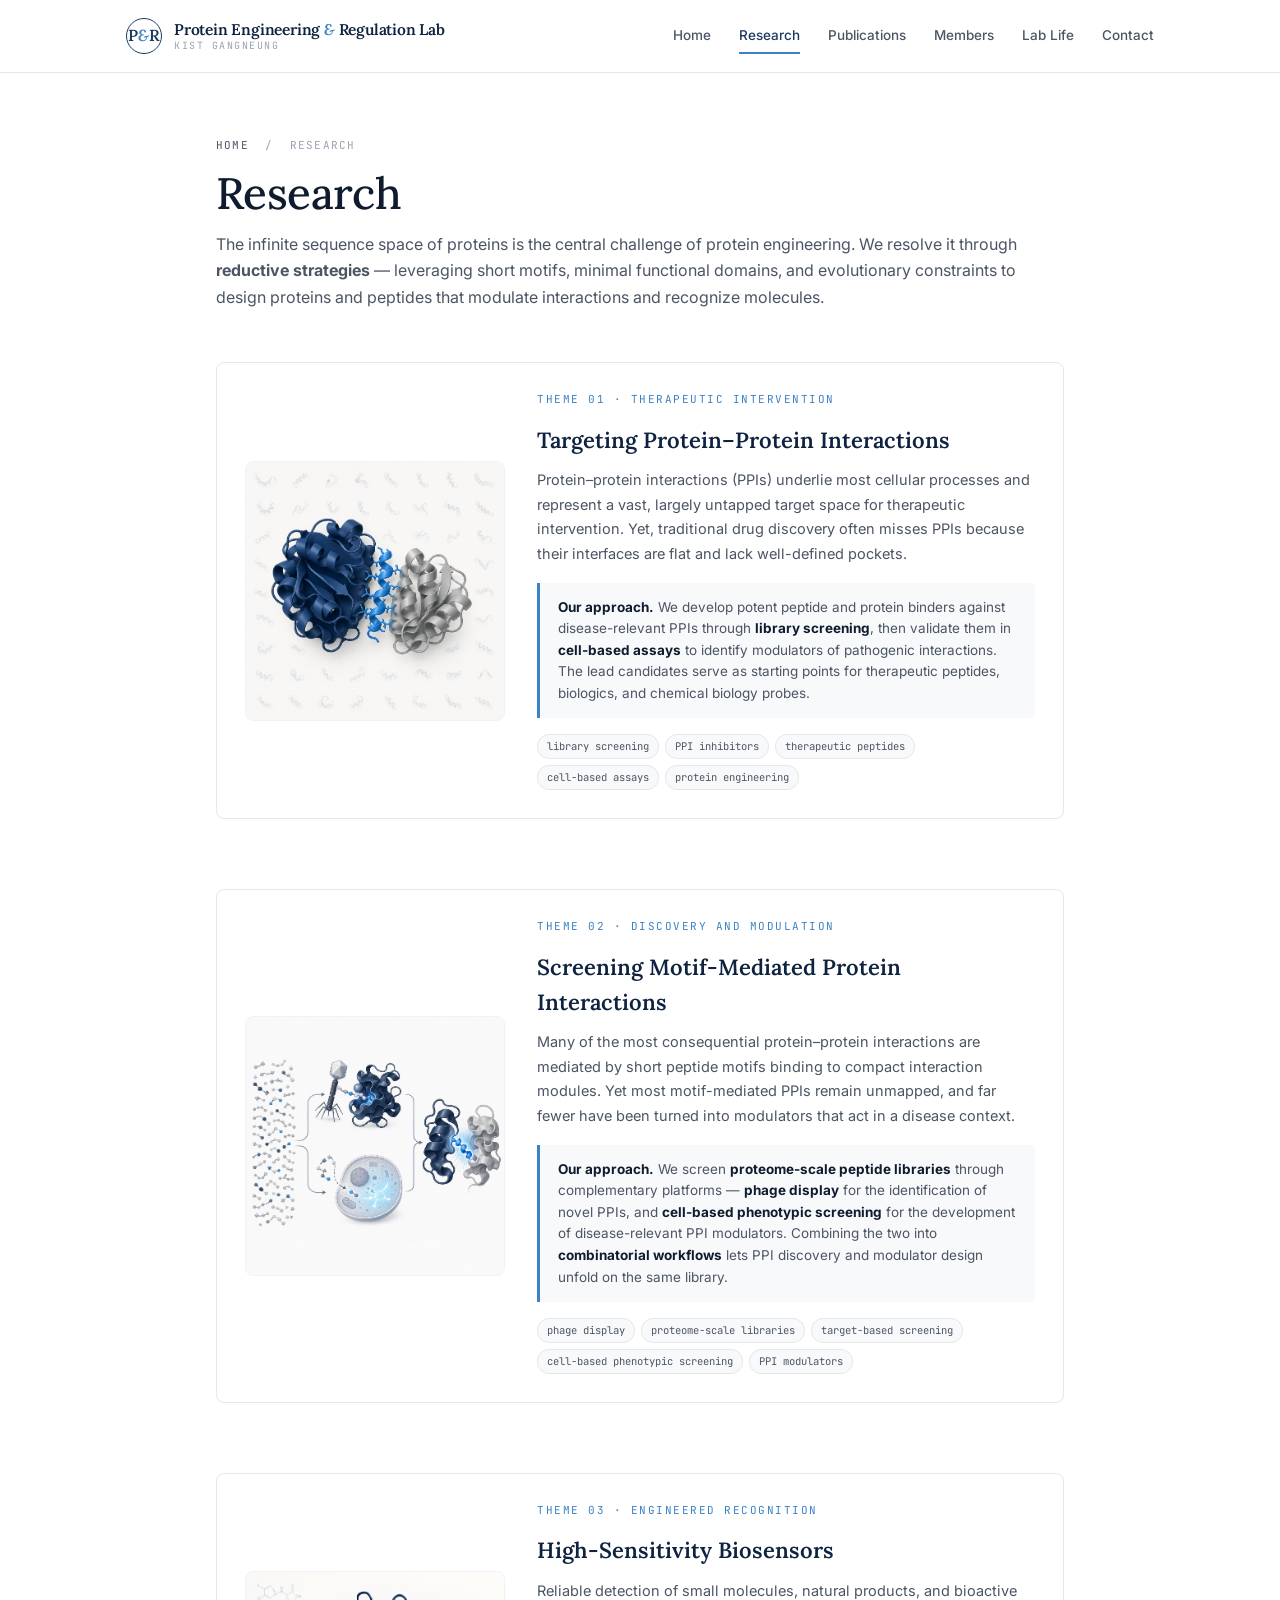
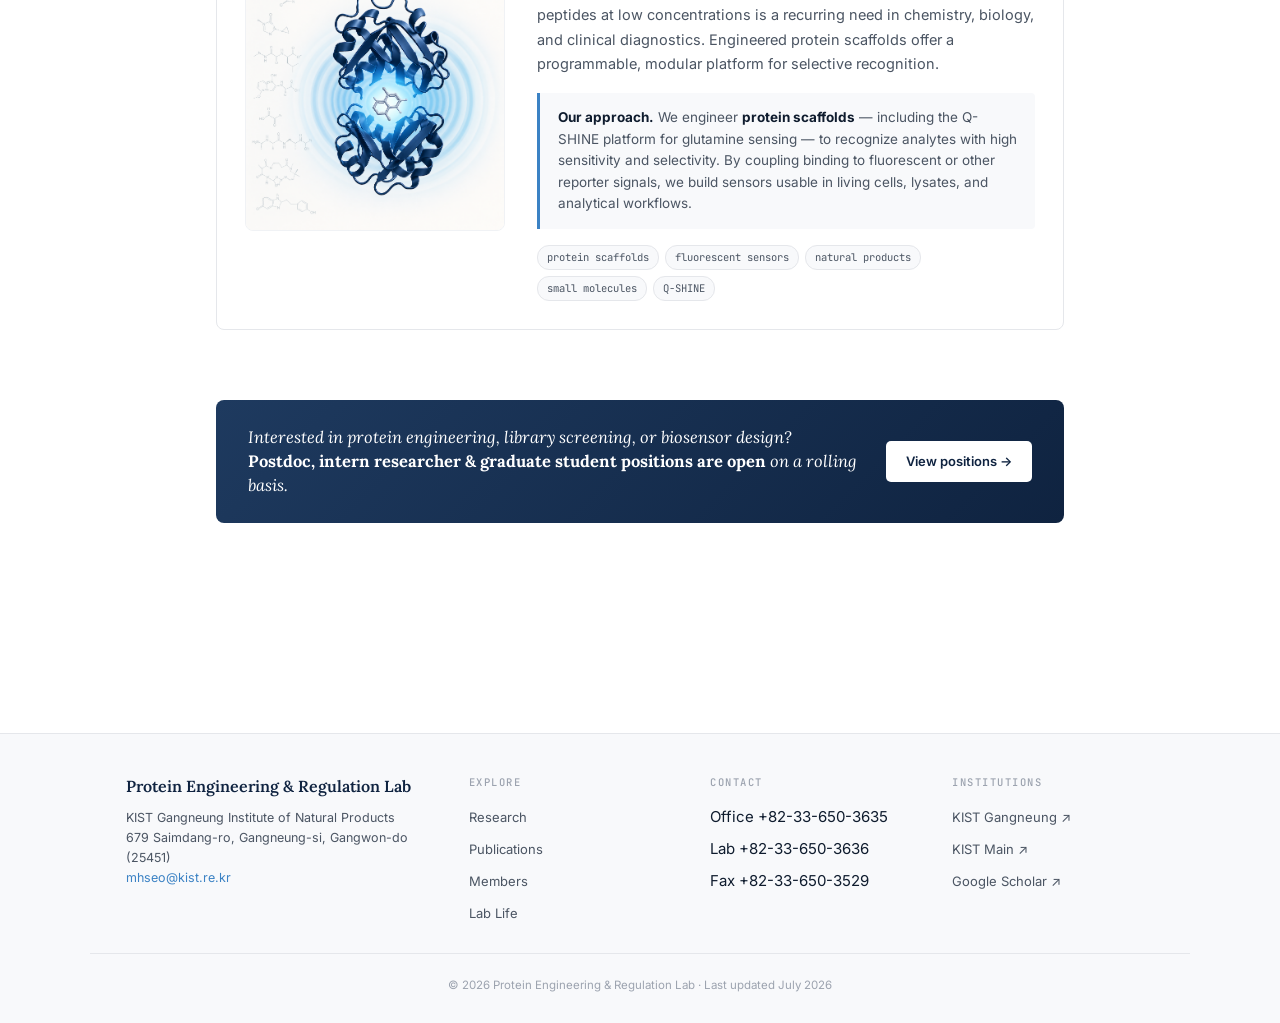
<file: research.html>
<!DOCTYPE html>
<html lang="en">
<head>
<meta charset="UTF-8">
<meta name="viewport" content="width=device-width, initial-scale=1.0">
<meta name="google-site-verification" content="vZkdnIHLEhD2Nxcy7tl7RXcYAdKuF3B5b1NP9j8_m6c">
<title>Research | 서문형 박사 연구실 · Protein Engineering & Regulation Lab @ KIST</title>
<meta name="description" content="Research at the Protein Engineering & Regulation Lab (PI: 서문형 박사 / Moon-Hyeong Seo, KIST) spans three frontiers — targeting protein-protein interactions, screening motif-mediated PPIs, and engineering high-sensitivity biosensors.">
<meta name="author" content="Moon-Hyeong Seo">
<link rel="canonical" href="https://moonhyeong.github.io/dreamerprotein/research.html">
<meta property="og:type" content="website">
<meta property="og:title" content="Research | 서문형 박사 연구실 · Protein Engineering & Regulation Lab @ KIST">
<meta property="og:description" content="Three research frontiers: PPI targeting, motif-mediated PPI screening, and high-sensitivity biosensors.">
<meta property="og:url" content="https://moonhyeong.github.io/dreamerprotein/research.html">
<meta property="og:image" content="https://moonhyeong.github.io/dreamerprotein/assets/images/research/hero-reductive.png">
<link rel="preconnect" href="https://fonts.googleapis.com">
<link rel="preconnect" href="https://fonts.gstatic.com" crossorigin>
<link href="https://fonts.googleapis.com/css2?family=Inter:wght@300;400;500;600;700&family=Lora:ital,wght@0,400;0,500;0,600;1,400&family=JetBrains+Mono:wght@400;500&family=Caveat:wght@400;500;600&display=swap" rel="stylesheet">
<link rel="stylesheet" href="assets/styles.css">
</head>
<body>

<!-- ============ HEADER ============ -->
<header class="topbar">
  <div class="container nav-inner">
    <a href="index.html" class="brand" style="text-decoration: none;">
      <div class="brand-mark">P<span style="color:var(--accent); font-style:italic;">&amp;</span>R</div>
      <div class="brand-text">
        <div class="brand-en">Protein Engineering <span class="amp">&amp;</span> Regulation Lab</div>
        <div class="brand-sub">KIST Gangneung</div>
      </div>
    </a>
    <nav class="main-nav">
      <a href="index.html">Home</a>
      <a href="research.html" class="active">Research</a>
      <a href="publications.html">Publications</a>
      <a href="members.html">Members</a>
      <a href="lab-life.html">Lab Life</a>
      <a href="contact.html">Contact</a>
    </nav>
  </div>
</header>

<!-- ============ PAGE HEADER ============ -->
<div class="page-header">
  <div class="breadcrumb"><a href="index.html">Home</a> &nbsp;/&nbsp; Research</div>
  <h1 class="page-title">Research</h1>
  <p class="page-lede">
    The infinite sequence space of proteins is the central challenge of protein engineering. We resolve it through <strong>reductive strategies</strong> — leveraging short motifs, minimal functional domains, and evolutionary constraints to design proteins and peptides that modulate interactions and recognize molecules.
  </p>
</div>

<main>

  <!-- 01 PPI -->
  <section class="block" id="ppi">
    <article class="research-card">
      <div class="research-image">
        <img src="assets/images/research/theme-01-ppi-binder.png" alt="A peptide binder wedged into a protein-protein interaction interface between two protein domains">
      </div>
      <div>
        <div class="sub">Theme 01 · Therapeutic intervention</div>
        <h3>Targeting Protein–Protein Interactions</h3>
        <p>
          Protein–protein interactions (PPIs) underlie most cellular processes and represent a vast, largely untapped target space for therapeutic intervention. Yet, traditional drug discovery often misses PPIs because their interfaces are flat and lack well-defined pockets.
        </p>
        <div class="approach">
          <strong>Our approach.</strong> We develop potent peptide and protein binders against disease-relevant PPIs through <strong>library screening</strong>, then validate them in <strong>cell-based assays</strong> to identify modulators of pathogenic interactions. The lead candidates serve as starting points for therapeutic peptides, biologics, and chemical biology probes.
        </div>
        <div class="keywords">
          <span class="kw">library screening</span>
          <span class="kw">PPI inhibitors</span>
          <span class="kw">therapeutic peptides</span>
          <span class="kw">cell-based assays</span>
          <span class="kw">protein engineering</span>
        </div>
      </div>
    </article>
  </section>

  <!-- 02 Motif -->
  <section class="block" id="motif">
    <article class="research-card">
      <div class="research-image">
        <img src="assets/images/research/theme-02-screening.png" alt="Proteome-scale peptide library screened through phage display and cell-based phenotypic assays, converging on an identified PPI modulator">
      </div>
      <div>
        <div class="sub">Theme 02 · Discovery and modulation</div>
        <h3>Screening Motif-Mediated Protein Interactions</h3>
        <p>
          Many of the most consequential protein–protein interactions are mediated by short peptide motifs binding to compact interaction modules. Yet most motif-mediated PPIs remain unmapped, and far fewer have been turned into modulators that act in a disease context.
        </p>
        <div class="approach">
          <strong>Our approach.</strong> We screen <strong>proteome-scale peptide libraries</strong> through complementary platforms — <strong>phage display</strong> for the identification of novel PPIs, and <strong>cell-based phenotypic screening</strong> for the development of disease-relevant PPI modulators. Combining the two into <strong>combinatorial workflows</strong> lets PPI discovery and modulator design unfold on the same library.
        </div>
        <div class="keywords">
          <span class="kw">phage display</span>
          <span class="kw">proteome-scale libraries</span>
          <span class="kw">target-based screening</span>
          <span class="kw">cell-based phenotypic screening</span>
          <span class="kw">PPI modulators</span>
        </div>
      </div>
    </article>
  </section>

  <!-- 03 Sensors -->
  <section class="block" id="sensor">
    <article class="research-card">
      <div class="research-image">
        <img src="assets/images/research/theme-03-biosensor.png" alt="An engineered protein scaffold capturing a small-molecule ligand and emitting a fluorescent signal, surrounded by chemical structures of analyte candidates">
      </div>
      <div>
        <div class="sub">Theme 03 · Engineered recognition</div>
        <h3>High-Sensitivity Biosensors</h3>
        <p>
          Reliable detection of small molecules, natural products, and bioactive peptides at low concentrations is a recurring need in chemistry, biology, and clinical diagnostics. Engineered protein scaffolds offer a programmable, modular platform for selective recognition.
        </p>
        <div class="approach">
          <strong>Our approach.</strong> We engineer <strong>protein scaffolds</strong> — including the Q-SHINE platform for glutamine sensing — to recognize analytes with high sensitivity and selectivity. By coupling binding to fluorescent or other reporter signals, we build sensors usable in living cells, lysates, and analytical workflows.
        </div>
        <div class="keywords">
          <span class="kw">protein scaffolds</span>
          <span class="kw">fluorescent sensors</span>
          <span class="kw">natural products</span>
          <span class="kw">small molecules</span>
          <span class="kw">Q-SHINE</span>
        </div>
      </div>
    </article>
  </section>

  <!-- HIRING -->
  <section class="block">
    <div class="hiring">
      <div class="hiring-text">
        Interested in protein engineering, library screening, or biosensor design? <strong style="font-style: normal; color: white;">Postdoc, intern researcher &amp; graduate student positions are open</strong> on a rolling basis.
      </div>
      <a href="contact.html#open-positions" class="hiring-cta">View positions →</a>
    </div>
  </section>

</main>

<!-- ============ FOOTER ============ -->
<footer class="foot">
  <div class="foot-inner">
    <div class="foot-brand">
      <h4>Protein Engineering &amp; Regulation Lab</h4>
      <p>
        KIST Gangneung Institute of Natural Products<br>
        679 Saimdang-ro, Gangneung-si, Gangwon-do (25451)<br>
        <a href="mailto:mhseo@kist.re.kr" style="color: var(--accent);">mhseo@kist.re.kr</a>
      </p>
    </div>
    <div class="foot-col">
      <h5>Explore</h5>
      <ul>
        <li><a href="research.html">Research</a></li>
        <li><a href="publications.html">Publications</a></li>
        <li><a href="members.html">Members</a></li>
        <li><a href="lab-life.html">Lab Life</a></li>
      </ul>
    </div>
    <div class="foot-col">
      <h5>Contact</h5>
      <ul>
        <li>Office +82-33-650-3635</li>
        <li>Lab +82-33-650-3636</li>
        <li>Fax +82-33-650-3529</li>
      </ul>
    </div>
    <div class="foot-col">
      <h5>Institutions</h5>
      <ul>
        <li><a href="https://gn.kist.re.kr" target="_blank" rel="noopener">KIST Gangneung ↗</a></li>
        <li><a href="https://www.kist.re.kr" target="_blank" rel="noopener">KIST Main ↗</a></li>
        <li><a href="https://scholar.google.com/citations?user=vtLxpeAAAAAJ" target="_blank" rel="noopener">Google Scholar ↗</a></li>
      </ul>
    </div>
  </div>
  <div class="foot-bottom">
    © 2026 Protein Engineering & Regulation Lab · Last updated July 2026
  </div>
</footer>

<script src="assets/nav.js"></script>

</body>
</html>
</file>
<file: assets/styles.css>
/* ============================================
   Protein Engineering & Regulation Lab @ KIST
   Shared stylesheet — Option A · Molecular Minimal
   ============================================ */

:root {
  --bg: #ffffff;
  --bg-alt: #f8f9fb;
  --bg-paper: #faf7f1;
  --bg-card: #ffffff;
  --ink: #0f1c2e;
  --ink-soft: #4b5563;
  --ink-mute: #9ca3af;
  --line: #e5e7eb;
  --line-soft: #f0f2f5;
  --navy: #1e3a5f;
  --navy-deep: #0f2340;
  --accent: #3b82c4;
  --highlight: #fef3c7;
  --tape: rgba(218, 196, 138, 0.4);
  --sans: 'Inter', -apple-system, BlinkMacSystemFont, sans-serif;
  --serif: 'Lora', Georgia, serif;
  --mono: 'JetBrains Mono', 'SF Mono', Consolas, monospace;
  --hand: 'Caveat', 'Nanum Pen Script', cursive;
}

* { box-sizing: border-box; margin: 0; padding: 0; }
html { scroll-behavior: smooth; }
body {
  font-family: var(--sans);
  color: var(--ink);
  background: var(--bg);
  line-height: 1.6;
  -webkit-font-smoothing: antialiased;
  font-size: 15px;
}
a { color: var(--navy); text-decoration: none; transition: color 0.2s; }
a:hover { color: var(--accent); }
img { max-width: 100%; display: block; }

/* ============ Top Header ============ */
header.topbar {
  position: sticky;
  top: 0;
  z-index: 50;
  background: rgba(255,255,255,0.94);
  backdrop-filter: blur(12px);
  -webkit-backdrop-filter: blur(12px);
  border-bottom: 1px solid var(--line);
  padding: 18px 0;
}
.container {
  max-width: 1100px;
  margin: 0 auto;
  padding: 0 36px;
}
.nav-inner {
  display: flex;
  align-items: center;
  justify-content: space-between;
  gap: 32px;
}
.brand {
  display: flex;
  align-items: center;
  gap: 12px;
  line-height: 1.2;
  flex-shrink: 0;
}
.brand-mark {
  width: 36px; height: 36px;
  border: 1.5px solid var(--navy);
  border-radius: 50%;
  display: flex; align-items: center; justify-content: center;
  font-family: var(--serif);
  font-size: 16px;
  font-weight: 600;
  color: var(--navy);
  flex-shrink: 0;
}
.brand-text { display: flex; flex-direction: column; }
.brand-en {
  font-family: var(--serif);
  font-size: 15.5px;
  font-weight: 600;
  color: var(--navy-deep);
  letter-spacing: -0.2px;
}
.brand-en .amp { font-style: italic; color: var(--accent); }
.brand-sub {
  font-family: var(--mono);
  font-size: 10px;
  color: var(--ink-mute);
  text-transform: uppercase;
  letter-spacing: 1.5px;
  margin-top: 2px;
}
nav.main-nav {
  display: flex;
  gap: 28px;
  list-style: none;
}
nav.main-nav a {
  font-size: 13.5px;
  color: var(--ink-soft);
  font-weight: 500;
  padding: 6px 0;
  position: relative;
}
nav.main-nav a::after {
  content: '';
  position: absolute;
  left: 0; bottom: -1px;
  width: 0; height: 2px;
  background: var(--accent);
  transition: width 0.2s;
}
nav.main-nav a:hover { color: var(--navy); }
nav.main-nav a:hover::after, nav.main-nav a.active::after { width: 100%; }
nav.main-nav a.active { color: var(--navy); }

/* Hamburger toggle — hidden on desktop, shown on mobile via media query */
.nav-toggle {
  display: none;
  flex-direction: column;
  justify-content: center;
  gap: 5px;
  width: 42px; height: 42px;
  background: none;
  border: none;
  cursor: pointer;
  flex-shrink: 0;
}
.nav-toggle span {
  display: block;
  width: 24px; height: 2px;
  margin: 0 auto;
  background: var(--navy);
  border-radius: 2px;
  transition: transform 0.25s ease, opacity 0.2s ease;
}
.nav-toggle.open span:nth-child(1) { transform: translateY(7px) rotate(45deg); }
.nav-toggle.open span:nth-child(2) { opacity: 0; }
.nav-toggle.open span:nth-child(3) { transform: translateY(-7px) rotate(-45deg); }
.nav-actions {
  display: flex;
  align-items: center;
  gap: 14px;
}
.lang-toggle {
  display: inline-flex;
  border: 1px solid var(--line);
  border-radius: 4px;
  overflow: hidden;
  font-size: 11px;
  background: white;
}
.lang-toggle button {
  padding: 5px 11px;
  border: none;
  background: transparent;
  cursor: pointer;
  color: var(--ink-soft);
  font-family: inherit;
  font-weight: 600;
}
.lang-toggle button.active { background: var(--navy); color: white; }

/* ============ Main wrapper ============ */
main {
  max-width: 920px;
  margin: 0 auto;
  padding: 80px 36px 60px;
}

/* ============ Page header (sub-pages) ============ */
.page-header {
  max-width: 920px;
  margin: 0 auto;
  padding: 64px 36px 32px;
}
.breadcrumb {
  font-family: var(--mono);
  font-size: 11px;
  color: var(--ink-mute);
  letter-spacing: 1.2px;
  text-transform: uppercase;
  margin-bottom: 14px;
}
.breadcrumb a { color: var(--ink-soft); }
.page-title {
  font-family: var(--serif);
  font-size: 44px;
  font-weight: 500;
  line-height: 1.1;
  color: var(--ink);
  margin-bottom: 14px;
  letter-spacing: -0.6px;
}
.page-lede {
  font-size: 16px;
  color: var(--ink-soft);
  line-height: 1.65;
}
.page-header + main { padding-top: 20px; }

/* ============ Section ============ */
section.block { margin-bottom: 70px; scroll-margin-top: 90px; }
.section-head {
  display: flex;
  align-items: baseline;
  gap: 16px;
  margin-bottom: 28px;
  padding-bottom: 14px;
  border-bottom: 1px solid var(--line);
}
.section-num {
  font-family: var(--mono);
  font-size: 11px;
  color: var(--ink-mute);
  letter-spacing: 1.2px;
}
.section-title {
  font-family: var(--serif);
  font-size: 22px;
  font-weight: 600;
  color: var(--ink);
  flex: 1;
}
.section-action {
  font-size: 12px;
  color: var(--accent);
  font-family: var(--mono);
  text-transform: uppercase;
  letter-spacing: 1px;
}

/* ============ Hero (Home) ============ */
.hero {
  margin-bottom: 70px;
  position: relative;
}
.hero-banner {
  margin: 0 0 40px;
  border-radius: 10px;
  overflow: hidden;
  background: var(--bg-alt);
  border: 1px solid var(--line);
}
.hero-banner img {
  width: 100%;
  height: auto;
  display: block;
}
.helix-svg {
  position: absolute;
  top: -14px;
  right: 0;
  opacity: 0.5;
}
.hero-eyebrow {
  font-family: var(--mono);
  font-size: 11.5px;
  color: var(--accent);
  text-transform: uppercase;
  letter-spacing: 2px;
  margin-bottom: 16px;
}
.hero-title {
  font-family: var(--serif);
  font-size: 35px;
  line-height: 1.18;
  color: var(--ink);
  font-weight: 500;
  margin-bottom: 20px;
  letter-spacing: -0.4px;
}
.hero-title em { color: var(--navy); font-weight: 600; }
.hero-sub {
  font-size: 15.5px;
  color: var(--ink-soft);
  line-height: 1.7;
}
.hero-sub + .hero-sub {
  margin-top: 14px;
}
.hero-meta {
  margin-top: 22px;
  display: flex;
  gap: 22px;
  align-items: center;
  flex-wrap: wrap;
  font-size: 13px;
  color: var(--ink-mute);
}
.hero-meta strong { color: var(--ink-soft); font-weight: 600; }
.hero-meta a { color: var(--accent); }

/* SEO — Korean intro lines (name-search visibility) */
.hero-ko {
  margin-top: 20px;
  padding-top: 18px;
  border-top: 1px solid var(--line-soft);
  font-size: 13.5px;
  color: var(--ink-soft);
  line-height: 1.75;
  max-width: 780px;
}
.hero-ko strong { color: var(--navy); font-weight: 600; }

/* ============ Research preview (Home) ============ */
.research-preview {
  display: grid;
  grid-template-columns: repeat(3, 1fr);
  gap: 16px;
}
.r-mini {
  background: var(--bg-card);
  border: 1px solid var(--line);
  border-radius: 6px;
  padding: 22px 20px;
  transition: all 0.2s;
  display: flex;
  flex-direction: column;
  text-decoration: none;
  color: inherit;
}
.r-mini:hover { border-color: var(--accent); box-shadow: 0 4px 16px rgba(30,58,95,0.05); }
.r-mini-icon {
  width: 44px; height: 44px;
  background: var(--bg-alt);
  border-radius: 50%;
  display: flex; align-items: center; justify-content: center;
  margin-bottom: 14px;
}
.r-mini h3 {
  font-family: var(--serif);
  font-size: 16px;
  font-weight: 600;
  color: var(--navy-deep);
  margin-bottom: 8px;
  line-height: 1.3;
}
.r-mini p {
  font-size: 13.5px;
  color: var(--ink-soft);
  line-height: 1.55;
  margin-bottom: 14px;
  flex: 1;
}
.r-mini-link {
  font-family: var(--mono);
  font-size: 11px;
  color: var(--accent);
  letter-spacing: 0.8px;
  text-transform: uppercase;
}

/* ============ Research full (Research page) ============ */
.research-grid { display: grid; gap: 22px; }
.research-card {
  background: var(--bg-card);
  border: 1px solid var(--line);
  border-radius: 8px;
  padding: 28px;
  transition: all 0.2s;
  display: grid;
  grid-template-columns: 260px 1fr;
  gap: 32px;
  align-items: center;
}
.research-card:hover { border-color: var(--accent); box-shadow: 0 6px 24px rgba(30,58,95,0.06); }
.research-icon {
  width: 64px; height: 64px;
  background: var(--bg-alt);
  border-radius: 50%;
  display: flex; align-items: center; justify-content: center;
}
.research-image {
  width: 100%;
  aspect-ratio: 1;
  border-radius: 8px;
  overflow: hidden;
  background: var(--bg-alt);
  border: 1px solid var(--line-soft);
}
.research-image img {
  width: 100%;
  height: 100%;
  object-fit: cover;
  display: block;
}
.research-card h3 {
  font-family: var(--serif);
  font-size: 22px;
  font-weight: 600;
  color: var(--navy-deep);
  margin-bottom: 10px;
}
.research-card .sub {
  font-family: var(--mono);
  font-size: 11px;
  color: var(--accent);
  text-transform: uppercase;
  letter-spacing: 1.5px;
  margin-bottom: 14px;
}
.research-card p {
  font-size: 14.5px;
  color: var(--ink-soft);
  margin-bottom: 14px;
  line-height: 1.7;
}
.research-card .approach {
  margin: 16px 0;
  padding: 14px 18px;
  background: var(--bg-alt);
  border-left: 3px solid var(--accent);
  border-radius: 0 4px 4px 0;
  font-size: 13.5px;
  color: var(--ink-soft);
  line-height: 1.6;
}
.research-card .approach strong { color: var(--ink); }
.keywords { display: flex; flex-wrap: wrap; gap: 6px; margin-top: 12px; }
.kw {
  font-family: var(--mono);
  font-size: 10.5px;
  padding: 3px 9px;
  background: var(--bg-alt);
  color: var(--ink-soft);
  border-radius: 12px;
  border: 1px solid var(--line);
}

/* ============ Featured publication card (Home) ============ */
.featured-card {
  border: 1px solid #f4d97e;
  background: linear-gradient(135deg, rgba(254,243,199,0.4), transparent 70%);
  border-radius: 10px;
  padding: 28px 30px;
  position: relative;
  display: grid;
  grid-template-columns: 1fr auto;
  gap: 28px;
  align-items: center;
}
.featured-card::before {
  content: '★ Featured publication';
  position: absolute;
  top: -10px; left: 24px;
  background: var(--navy-deep);
  color: var(--highlight);
  padding: 4px 12px;
  border-radius: 3px;
  font-family: var(--mono);
  font-size: 10px;
  letter-spacing: 1.5px;
  font-weight: 600;
}
.featured-card .pub-year {
  font-family: var(--mono);
  font-size: 12px;
  color: var(--navy-deep);
  margin-bottom: 6px;
  font-weight: 600;
  letter-spacing: 1px;
}
.featured-card .pub-title {
  font-family: var(--serif);
  font-size: 19px;
  color: var(--navy-deep);
  line-height: 1.35;
  font-weight: 600;
  margin-bottom: 8px;
}
.featured-card .pub-authors { font-size: 13px; color: var(--ink-soft); margin-bottom: 5px; }
.featured-card .pub-journal { font-size: 13px; color: var(--accent); font-style: italic; font-family: var(--serif); }
.featured-card .pub-cite {
  font-family: var(--mono);
  font-size: 11px;
  color: var(--ink-mute);
  margin-top: 4px;
}
.featured-card .stat-side {
  text-align: center;
  padding-left: 28px;
  border-left: 1px solid #e5d8a8;
  flex-shrink: 0;
}
.featured-card .stat-side .num {
  font-family: var(--serif);
  font-size: 42px;
  font-weight: 600;
  color: var(--navy-deep);
  line-height: 1;
}
.featured-card .stat-side .lbl {
  font-family: var(--mono);
  font-size: 10px;
  color: var(--ink-mute);
  text-transform: uppercase;
  letter-spacing: 1.4px;
  margin-top: 6px;
}
.featured-card .stat-side a {
  display: block;
  margin-top: 10px;
  font-family: var(--mono);
  font-size: 10.5px;
  color: var(--accent);
  text-transform: uppercase;
  letter-spacing: 1px;
}

/* ============ Publications full list ============ */
.pub-list { display: flex; flex-direction: column; gap: 12px; }
.pub-item {
  display: grid;
  grid-template-columns: 70px 1fr;
  gap: 18px;
  padding: 20px 0;
  border-bottom: 1px dashed var(--line);
}
.pub-item:last-child { border-bottom: none; }
.pub-year-block {
  font-family: var(--mono);
  font-size: 13px;
  color: var(--ink-mute);
  padding-top: 3px;
  font-weight: 500;
  letter-spacing: 0.5px;
}
.pub-title {
  font-family: var(--serif);
  font-size: 15.5px;
  color: var(--ink);
  line-height: 1.45;
  margin-bottom: 5px;
  font-weight: 500;
}
.pub-authors { font-size: 13px; color: var(--ink-soft); margin-bottom: 4px; }
.pub-journal { font-size: 12.5px; color: var(--accent); font-style: italic; font-family: var(--serif); }
.pub-cite {
  font-family: var(--mono);
  font-size: 11px;
  color: var(--ink-mute);
  margin-top: 3px;
}
.pub-highlight { background: linear-gradient(transparent 60%, var(--highlight) 60%); padding: 0 2px; }

/* Press chips inside a publication */
.press-chips {
  display: flex;
  flex-wrap: wrap;
  gap: 6px;
  margin-top: 10px;
  padding-top: 10px;
  border-top: 1px dotted var(--line);
}
.press-chips-label {
  font-family: var(--mono);
  font-size: 10px;
  color: var(--ink-mute);
  letter-spacing: 1.2px;
  text-transform: uppercase;
  align-self: center;
  margin-right: 4px;
}
.press-chip {
  font-size: 11.5px;
  padding: 3px 10px;
  background: var(--bg-alt);
  color: var(--ink-soft);
  border-radius: 12px;
  border: 1px solid var(--line);
  transition: all 0.15s;
}
.press-chip:hover { border-color: var(--accent); color: var(--accent); background: white; }

/* Featured publication highlight inside list */
.pub-item.featured {
  background: linear-gradient(135deg, rgba(254,243,199,0.4), transparent 60%);
  padding: 22px;
  border: 1px solid #f4d97e;
  border-radius: 8px;
  position: relative;
  margin-top: 14px;
}
.pub-item.featured::before {
  content: '★ Featured';
  position: absolute;
  top: -10px; left: 22px;
  background: var(--navy-deep);
  color: var(--highlight);
  padding: 3px 10px;
  border-radius: 3px;
  font-family: var(--mono);
  font-size: 10px;
  letter-spacing: 1.5px;
  font-weight: 600;
}
.pub-item.featured .pub-year-block { color: var(--navy-deep); font-weight: 600; }
.pub-item.featured .pub-title { font-size: 17px; color: var(--navy-deep); font-weight: 600; }

.pub-footer {
  margin-top: 28px;
  padding: 14px 18px;
  background: var(--bg-alt);
  border-radius: 5px;
  font-size: 13px;
  color: var(--ink-soft);
  text-align: center;
}

.year-anchor {
  font-family: var(--serif);
  font-size: 18px;
  color: var(--navy);
  font-weight: 600;
  margin: 30px 0 10px;
  padding-bottom: 6px;
  border-bottom: 2px solid var(--line);
}
.year-anchor:first-of-type { margin-top: 0; }

/* External profiles */
.profiles-grid {
  display: grid;
  grid-template-columns: repeat(2, 1fr);
  gap: 14px;
}
.profile-card {
  display: flex;
  align-items: center;
  gap: 14px;
  padding: 16px 20px;
  background: var(--bg-alt);
  border: 1px solid var(--line);
  border-radius: 6px;
  transition: all 0.15s;
}
.profile-card:hover { border-color: var(--accent); background: white; }
.profile-icon {
  width: 36px; height: 36px;
  background: white;
  border: 1px solid var(--line);
  border-radius: 6px;
  display: flex; align-items: center; justify-content: center;
  flex-shrink: 0;
  font-family: var(--mono);
  font-size: 11px;
  font-weight: 600;
  color: var(--navy);
}
.profile-card .lbl { font-size: 11px; color: var(--ink-mute); font-family: var(--mono); letter-spacing: 1px; text-transform: uppercase; }
.profile-card .ttl { font-size: 14px; color: var(--ink); font-weight: 600; }

/* Press section grouped */
.press-group { margin-bottom: 32px; }
.press-group-title {
  font-family: var(--serif);
  font-size: 16px;
  color: var(--ink);
  font-weight: 600;
  margin-bottom: 4px;
}
.press-group-sub {
  font-size: 12.5px;
  color: var(--ink-mute);
  font-style: italic;
  margin-bottom: 14px;
}
.press-list {
  display: grid;
  grid-template-columns: repeat(auto-fill, minmax(240px, 1fr));
  gap: 10px;
}
.press-link {
  display: flex;
  align-items: center;
  gap: 12px;
  padding: 12px 16px;
  background: white;
  border: 1px solid var(--line);
  border-radius: 6px;
  font-size: 13px;
  transition: all 0.15s;
}
.press-link:hover { border-color: var(--accent); transform: translateX(2px); }
.press-link .outlet {
  font-weight: 600;
  color: var(--ink);
  min-width: 0;
  flex: 1;
}
.press-link .arrow {
  color: var(--accent);
  font-family: var(--mono);
  font-size: 12px;
}
.press-link .outlet small {
  display: block;
  font-weight: 400;
  color: var(--ink-mute);
  font-size: 11px;
  margin-top: 1px;
}

/* ============ Members at a glance (Home) ============ */
.members-glance {
  background: var(--bg-alt);
  padding: 32px;
  border-radius: 8px;
}
.mg-head {
  display: flex;
  justify-content: space-between;
  align-items: center;
  margin-bottom: 22px;
}
.mg-head h3 {
  font-family: var(--serif);
  font-size: 18px;
  font-weight: 600;
  color: var(--ink);
}
.mg-head a {
  font-family: var(--mono);
  font-size: 11px;
  color: var(--accent);
  text-transform: uppercase;
  letter-spacing: 1px;
}
.mg-row {
  display: flex;
  gap: 24px;
  align-items: center;
  flex-wrap: wrap;
}
.mg-pi {
  display: flex;
  align-items: center;
  gap: 14px;
  padding-right: 24px;
  border-right: 1px solid var(--line);
}
.mg-pi-photo {
  width: 56px; height: 56px;
  border-radius: 50%;
  background: linear-gradient(135deg, var(--navy), var(--accent));
  color: white;
  display: flex; align-items: center; justify-content: center;
  font-family: var(--serif);
  font-size: 18px;
  font-weight: 600;
  flex-shrink: 0;
  background-size: cover;
  background-position: center;
}
.mg-pi-name {
  font-size: 14.5px;
  font-weight: 600;
  color: var(--ink);
  margin-bottom: 2px;
}
.mg-pi-role {
  font-size: 11.5px;
  color: var(--accent);
  text-transform: uppercase;
  letter-spacing: 0.8px;
  font-weight: 500;
}
.mg-others { display: flex; gap: 10px; flex-wrap: wrap; flex: 1; }
.mg-bubble {
  background: white;
  border: 1px solid var(--line);
  border-radius: 22px;
  padding: 6px 14px 6px 6px;
  display: flex;
  align-items: center;
  gap: 8px;
  font-size: 13px;
  color: var(--ink-soft);
  transition: all 0.2s;
}
.mg-bubble:hover { border-color: var(--accent); }
.mg-bubble-photo {
  width: 30px; height: 30px;
  border-radius: 50%;
  background: linear-gradient(135deg, #e2e8f0, #cbd5e1);
  color: var(--navy);
  display: flex; align-items: center; justify-content: center;
  font-family: var(--serif);
  font-size: 11px;
  font-weight: 500;
  flex-shrink: 0;
  background-size: cover;
  background-position: center;
}
.mg-bubble-role {
  font-size: 10.5px;
  color: var(--ink-mute);
  margin-left: 2px;
}

/* ============ PI hero (Members) ============ */
.pi-hero {
  background: linear-gradient(135deg, var(--bg-alt), white);
  border: 1px solid var(--line);
  border-top: 3px solid var(--navy);
  border-radius: 10px;
  padding: 32px;
  display: grid;
  grid-template-columns: 240px 1fr;
  gap: 32px;
  align-items: start;
  margin-bottom: 60px;
}
.pi-photo {
  width: 240px;
  aspect-ratio: 4/5;
  border-radius: 8px;
  background: linear-gradient(135deg, var(--navy), var(--accent));
  background-size: cover;
  background-position: center;
  color: white;
  display: flex; align-items: center; justify-content: center;
  font-family: var(--serif);
  font-size: 60px;
  font-weight: 500;
  overflow: hidden;
  position: relative;
  box-shadow: 0 6px 18px rgba(15,35,64,0.18);
}
/* Filename label removed from page — photo upload guide is in README. */
/* When a photo loads (set by photos.js), hide placeholder initials. */
.member-photo.has-photo,
.pi-photo.has-photo,
.mg-pi-photo.has-photo,
.mg-bubble-photo.has-photo,
.former-avatar.has-photo {
  color: transparent;
}
.pi-info .pi-tag {
  display: inline-block;
  font-family: var(--mono);
  font-size: 10.5px;
  color: var(--bg);
  background: var(--navy);
  padding: 3px 9px;
  border-radius: 3px;
  letter-spacing: 1.5px;
  margin-bottom: 14px;
}
.pi-info h2 {
  font-family: var(--serif);
  font-size: 32px;
  font-weight: 600;
  color: var(--navy-deep);
  line-height: 1.1;
  margin-bottom: 4px;
  letter-spacing: -0.4px;
}
.pi-info .pi-name-ko {
  font-size: 14px;
  color: var(--ink-soft);
  margin-bottom: 14px;
}
.pi-info .pi-title {
  font-size: 13.5px;
  color: var(--accent);
  font-weight: 600;
  text-transform: uppercase;
  letter-spacing: 1px;
  margin-bottom: 18px;
}
.pi-quote {
  font-family: var(--serif);
  font-size: 16px;
  font-style: italic;
  color: var(--ink-soft);
  line-height: 1.55;
  padding: 14px 18px;
  border-left: 2px solid var(--accent);
  background: rgba(59,130,196,0.04);
  margin-bottom: 22px;
}
.pi-quote .ko { font-family: var(--sans); font-style: normal; color: var(--ink); font-weight: 500; }
.pi-meta {
  display: grid;
  grid-template-columns: auto 1fr;
  gap: 10px 22px;
  font-size: 13px;
  color: var(--ink-soft);
}
.pi-meta dt {
  font-family: var(--mono);
  font-size: 10px;
  color: var(--ink-mute);
  text-transform: uppercase;
  letter-spacing: 1.2px;
  padding-top: 2px;
}
.pi-meta dd a { color: var(--accent); }

/* ============ PI bio tables (Members) ============ */
.bio-section { margin-bottom: 50px; }
.bio-heading {
  font-family: var(--mono);
  font-size: 11.5px;
  text-transform: uppercase;
  letter-spacing: 2px;
  color: var(--accent);
  font-weight: 600;
  padding-bottom: 14px;
  border-bottom: 2px solid var(--navy);
  margin-bottom: 18px;
}
.bio-table {
  display: grid;
  gap: 0;
}
.bio-row {
  display: grid;
  grid-template-columns: 130px 220px 1fr;
  gap: 24px;
  padding: 14px 0;
  border-bottom: 1px solid var(--line);
  align-items: baseline;
}
.bio-row:last-child { border-bottom: none; }
.bio-year {
  font-family: var(--mono);
  font-size: 13px;
  color: var(--navy);
  font-weight: 500;
  letter-spacing: 0.5px;
}
.bio-role {
  font-family: var(--serif);
  font-size: 15px;
  color: var(--ink);
  font-weight: 600;
}
.bio-role .degree {
  font-family: var(--mono);
  background: var(--navy);
  color: white;
  font-size: 10.5px;
  font-weight: 600;
  padding: 2px 7px;
  border-radius: 3px;
  margin-right: 8px;
  letter-spacing: 0.5px;
  vertical-align: 1px;
}
.bio-place {
  font-size: 13.5px;
  color: var(--ink-soft);
  line-height: 1.5;
}
.bio-place .place-en { display: block; }

/* ============ Member grid (Members) ============ */
.members-grid {
  display: grid;
  grid-template-columns: repeat(auto-fill, minmax(220px, 1fr));
  gap: 22px;
}
.member {
  background: var(--bg-card);
  border: 1px solid var(--line);
  border-radius: 8px;
  overflow: hidden;
  transition: all 0.2s;
}
.member:hover {
  border-color: var(--accent);
  box-shadow: 0 8px 24px rgba(30,58,95,0.06);
  transform: translateY(-2px);
}
.member-photo {
  width: 70%;
  aspect-ratio: 4/5;
  margin: 24px auto 0;
  border-radius: 8px;
  background-image: linear-gradient(135deg, #e2e8f0, #cbd5e1);
  background-size: cover;
  background-position: center;
  background-repeat: no-repeat;
  color: var(--navy);
  display: flex; align-items: center; justify-content: center;
  font-family: var(--serif);
  font-size: 36px;
  font-weight: 500;
  position: relative;
  overflow: hidden;
}
.member-photo.warm { background-image: linear-gradient(135deg, #e8d5c4, #d4b9a3); }
.member-photo.green { background-image: linear-gradient(135deg, #c8d6c8, #a4b9a4); }
.member-photo.cool { background-image: linear-gradient(135deg, #c8d4e0, #a8b8c8); }
.member-photo.dusk { background-image: linear-gradient(135deg, #d8c8d4, #b8a4b4); }
.member-photo.gold { background-image: linear-gradient(135deg, #e8dcb4, #c8b888); }
.member-photo .filename {
  position: absolute;
  bottom: 0; left: 0; right: 0;
  background: rgba(0,0,0,0.55);
  color: rgba(255,255,255,0.9);
  font-family: var(--mono);
  font-size: 9.5px;
  padding: 4px 8px;
  letter-spacing: 0.3px;
  text-align: center;
  pointer-events: none;
}
.member-body { padding: 18px 18px 20px; }
.member-name {
  font-family: var(--serif);
  font-size: 17px;
  font-weight: 600;
  color: var(--ink);
  margin-bottom: 2px;
}
.member-name-ko {
  font-size: 12px;
  color: var(--ink-mute);
  margin-bottom: 8px;
}
.member-role {
  font-size: 11.5px;
  color: var(--accent);
  text-transform: uppercase;
  letter-spacing: 0.8px;
  margin-bottom: 12px;
  font-weight: 600;
}
.member-since {
  font-family: var(--mono);
  font-size: 10.5px;
  color: var(--ink-mute);
  margin-bottom: 12px;
  letter-spacing: 0.5px;
}
.member-interests {
  font-size: 13px;
  color: var(--ink-soft);
  line-height: 1.55;
  margin-bottom: 14px;
  padding-top: 12px;
  border-top: 1px solid var(--line-soft);
  font-style: italic;
}
.member-email {
  font-family: var(--mono);
  font-size: 11px;
  color: var(--ink-mute);
  word-break: break-all;
}
.member-email a { color: var(--accent); }

/* ============ Photo upload guide (Members) ============ */
.photo-guide {
  margin-top: 36px;
  padding: 24px 28px;
  background: var(--bg-alt);
  border: 1px dashed var(--line);
  border-radius: 8px;
  display: grid;
  grid-template-columns: 60px 1fr;
  gap: 20px;
  align-items: start;
}
.photo-guide-icon {
  width: 60px; height: 60px;
  background: white;
  border: 1px solid var(--line);
  border-radius: 50%;
  display: flex; align-items: center; justify-content: center;
}
.photo-guide h4 {
  font-family: var(--serif);
  font-size: 16px;
  font-weight: 600;
  color: var(--navy-deep);
  margin-bottom: 8px;
}
.photo-guide p {
  font-size: 13.5px;
  color: var(--ink-soft);
  line-height: 1.65;
  margin-bottom: 10px;
}
.photo-guide code {
  font-family: var(--mono);
  font-size: 12px;
  background: white;
  padding: 2px 7px;
  border-radius: 3px;
  border: 1px solid var(--line);
  color: var(--navy);
}
.photo-guide ul { list-style: none; margin-top: 8px; display: flex; flex-direction: column; gap: 5px; }
.photo-guide li {
  font-size: 12.5px;
  color: var(--ink-soft);
  padding-left: 18px;
  position: relative;
}
.photo-guide li::before {
  content: '→';
  position: absolute;
  left: 0;
  color: var(--accent);
  font-family: var(--mono);
}

/* ============ Former members (Members page) ============ */
.former-section {
  background: var(--bg-alt);
  padding: 32px;
  border-radius: 8px;
  border-left: 3px solid var(--ink-mute);
}
.former-intro {
  font-family: var(--serif);
  font-size: 16px;
  font-style: italic;
  color: var(--ink-soft);
  margin-bottom: 22px;
  line-height: 1.55;
  max-width: 580px;
}
.former-grid {
  display: grid;
  grid-template-columns: repeat(auto-fill, minmax(220px, 1fr));
  gap: 14px;
}
.former-card {
  background: white;
  border: 1px solid var(--line);
  border-radius: 6px;
  padding: 16px 18px;
  display: flex;
  align-items: center;
  gap: 14px;
}
.former-avatar {
  width: 42px; height: 42px;
  border-radius: 50%;
  background: linear-gradient(135deg, #e2e8f0, #cbd5e1);
  background-size: cover;
  background-position: center;
  color: var(--navy);
  display: flex; align-items: center; justify-content: center;
  font-family: var(--serif);
  font-size: 14px;
  font-weight: 500;
  flex-shrink: 0;
}
.former-name {
  font-size: 14px;
  font-weight: 600;
  color: var(--ink);
  margin-bottom: 2px;
}
.former-now {
  font-size: 11.5px;
  color: var(--ink-mute);
  font-style: italic;
}
.former-now .now-job {
  display: block;
  margin-top: 2px;
}
.former-pending {
  background: white;
  border: 1px dashed var(--line);
  border-radius: 6px;
  padding: 14px 18px;
  font-size: 12.5px;
  color: var(--ink-mute);
  font-style: italic;
  margin-top: 14px;
  text-align: center;
}

/* ============ Hiring banner ============ */
.hiring {
  background: linear-gradient(135deg, var(--navy) 0%, var(--navy-deep) 100%);
  color: white;
  padding: 26px 32px;
  border-radius: 8px;
  display: grid;
  grid-template-columns: 1fr auto;
  gap: 24px;
  align-items: center;
}
.hiring-text {
  font-family: var(--serif);
  font-size: 16.5px;
  font-style: italic;
  line-height: 1.45;
}
.hiring-cta {
  background: white;
  color: var(--navy-deep);
  padding: 10px 20px;
  border-radius: 5px;
  font-weight: 600;
  font-size: 13px;
  white-space: nowrap;
}
.hiring-cta:hover { background: #f8f9fb; }

/* ============ Lab Life (polaroid board) ============ */
.lab-life-intro {
  font-family: var(--serif);
  font-size: 17px;
  font-style: italic;
  color: var(--ink-soft);
  text-align: center;
  max-width: 580px;
  margin: 0 auto 50px;
  line-height: 1.55;
}
.polaroid-board {
  display: grid;
  grid-template-columns: repeat(3, 1fr);
  gap: 36px 26px;
  padding: 30px 0;
  position: relative;
  background: var(--bg-paper);
  margin: 0 -36px;
  padding-left: 36px;
  padding-right: 36px;
  border-radius: 8px;
}
.polaroid {
  background: white;
  padding: 12px 12px 18px;
  box-shadow: 0 6px 18px rgba(0,0,0,0.08), 0 1px 3px rgba(0,0,0,0.05);
  transition: all 0.3s ease;
  cursor: pointer;
  position: relative;
}
.polaroid:nth-child(1) { transform: rotate(-2.5deg); }
.polaroid:nth-child(2) { transform: rotate(1.5deg) translateY(8px); }
.polaroid:nth-child(3) { transform: rotate(-0.8deg); }
.polaroid:nth-child(4) { transform: rotate(2.2deg); }
.polaroid:nth-child(5) { transform: rotate(-1.8deg) translateY(-6px); }
.polaroid:nth-child(6) { transform: rotate(0.6deg); }
.polaroid:nth-child(7) { transform: rotate(-2deg) translateY(4px); }
.polaroid:nth-child(8) { transform: rotate(1.2deg); }
.polaroid:nth-child(9) { transform: rotate(-1.2deg); }
.polaroid:hover {
  transform: rotate(0deg) translateY(-8px) scale(1.04);
  box-shadow: 0 18px 40px rgba(0,0,0,0.18);
  z-index: 10;
}
.polaroid::before {
  content: '';
  position: absolute;
  top: -10px;
  left: 50%;
  transform: translateX(-50%) rotate(-3deg);
  width: 50px;
  height: 16px;
  background: var(--tape);
  border: 1px solid rgba(180, 150, 90, 0.2);
  opacity: 0.85;
}
.polaroid:nth-child(2)::before { transform: translateX(-30%) rotate(8deg); }
.polaroid:nth-child(4)::before { transform: translateX(-65%) rotate(-7deg); }
.polaroid:nth-child(6)::before { transform: translateX(-50%) rotate(4deg); width: 40px; }
.polaroid:nth-child(7)::before { transform: translateX(-40%) rotate(-5deg); }
.polaroid:nth-child(9)::before { transform: translateX(-55%) rotate(6deg); }
.polaroid-photo {
  aspect-ratio: 1;
  background-image: linear-gradient(135deg, #d4dde6, #b8c5d4);
  background-size: cover;
  background-position: center;
  background-repeat: no-repeat;
  margin-bottom: 14px;
  display: flex;
  align-items: center;
  justify-content: center;
  overflow: hidden;
  position: relative;
}
.polaroid-photo svg { width: 60%; height: 60%; opacity: 0.7; }
.polaroid-photo.warm { background-image: linear-gradient(135deg, #e8d5c4, #d4b9a3); }
.polaroid-photo.green { background-image: linear-gradient(135deg, #c8d6c8, #a4b9a4); }
.polaroid-photo.cool { background-image: linear-gradient(135deg, #c8d4e0, #a8b8c8); }
.polaroid-photo.dusk { background-image: linear-gradient(135deg, #d8c8d4, #b8a4b4); }
.polaroid-photo.gold { background-image: linear-gradient(135deg, #e8dcb4, #c8b888); }
.polaroid-photo .pic-fname {
  position: absolute;
  bottom: 0; left: 0; right: 0;
  background: rgba(0,0,0,0.5);
  color: rgba(255,255,255,0.9);
  font-family: var(--mono);
  font-size: 8.5px;
  padding: 3px 6px;
  letter-spacing: 0.3px;
  text-align: center;
  pointer-events: none;
}
.polaroid-caption {
  font-family: var(--hand);
  font-size: 19px;
  color: var(--ink);
  text-align: center;
  line-height: 1.15;
  padding: 0 6px;
}
/* Nanum Pen Script renders smaller than Caveat at the same px, so Hangul runs
   (wrapped in .ko by lab-life.html) are scaled up to match visually. */
.polaroid-caption .ko,
.lightbox-caption .ko { font-size: 1.15em; }
.polaroid-date {
  font-family: var(--mono);
  font-size: 9.5px;
  color: var(--ink-mute);
  text-align: center;
  margin-top: 4px;
  letter-spacing: 1px;
}
.lab-life-footer {
  text-align: center;
  margin-top: 30px;
  font-family: var(--hand);
  font-size: 22px;
  color: var(--ink-mute);
  transform: rotate(-1deg);
}

/* ============ Contact ============ */
.contact-grid {
  display: grid;
  grid-template-columns: 1fr 1fr;
  gap: 24px;
}
.contact-block {
  padding: 26px 28px;
  background: var(--bg-alt);
  border-radius: 8px;
  border-left: 3px solid var(--accent);
}
.contact-block h4 {
  font-family: var(--mono);
  font-size: 11px;
  text-transform: uppercase;
  letter-spacing: 1.5px;
  color: var(--accent);
  margin-bottom: 14px;
  font-weight: 600;
}
.contact-block p {
  font-size: 14.5px;
  color: var(--ink);
  line-height: 1.7;
}
.contact-block .ko {
  display: inline-block;
  margin-top: 8px;
  font-size: 12.5px;
  color: var(--ink-mute);
}
.contact-block .mono { font-family: var(--mono); font-size: 13.5px; }

/* ============ Open Positions (Postdoc Recruitment) ============ */
.recruiting-eyebrow {
  display: inline-flex;
  align-items: center;
  gap: 8px;
  padding: 5px 12px;
  background: var(--accent);
  color: white;
  border-radius: 100px;
  font-family: var(--mono);
  font-size: 10.5px;
  font-weight: 600;
  letter-spacing: 1.4px;
  text-transform: uppercase;
  margin-bottom: 14px;
}
.recruiting-eyebrow::before {
  content: '';
  width: 6px; height: 6px;
  background: white;
  border-radius: 50%;
  animation: pulse 1.8s ease-in-out infinite;
}
@keyframes pulse {
  0%, 100% { opacity: 1; }
  50% { opacity: 0.35; }
}
.positions-lead {
  font-family: var(--serif);
  font-size: 17px;
  line-height: 1.65;
  color: var(--ink);
  max-width: 720px;
  margin-bottom: 8px;
}
.positions-lead .ko {
  display: block;
  margin-top: 8px;
  font-family: var(--sans);
  font-size: 13.5px;
  font-style: normal;
  color: var(--ink-mute);
  letter-spacing: 0.3px;
}
.positions-grid {
  display: grid;
  grid-template-columns: 1fr 1fr;
  gap: 20px;
  margin-top: 28px;
}
.position-card {
  background: white;
  border: 1px solid var(--line);
  border-radius: 8px;
  padding: 26px 26px 22px;
  display: flex;
  flex-direction: column;
  gap: 12px;
  transition: border-color 0.2s, transform 0.2s;
}
.position-card:hover {
  border-color: var(--accent);
  transform: translateY(-2px);
}
.position-tag {
  font-family: var(--mono);
  font-size: 10.5px;
  letter-spacing: 1.3px;
  text-transform: uppercase;
  color: var(--accent);
  font-weight: 600;
}
.position-title {
  font-family: var(--serif);
  font-size: 18px;
  font-weight: 600;
  color: var(--navy-deep);
  line-height: 1.35;
}
.position-title .ko {
  display: block;
  font-family: var(--sans);
  font-size: 12.5px;
  font-weight: 500;
  color: var(--ink-mute);
  margin-top: 4px;
  letter-spacing: 0.2px;
}
.position-desc {
  font-size: 14px;
  color: var(--ink-soft);
  line-height: 1.65;
  flex: 1;
}
.position-meta {
  display: flex;
  gap: 8px;
  flex-wrap: wrap;
  margin-top: 4px;
  padding-top: 14px;
  border-top: 1px dashed var(--line);
}
.position-meta-item {
  font-family: var(--mono);
  font-size: 11px;
  color: var(--ink-soft);
  letter-spacing: 0.4px;
}
.position-meta-item strong {
  color: var(--navy);
  font-weight: 600;
}

/* Process flow */
.process-flow {
  display: grid;
  grid-template-columns: repeat(4, 1fr);
  gap: 12px;
  margin-top: 24px;
  position: relative;
}
.process-stage {
  background: var(--bg-alt);
  border-radius: 6px;
  padding: 18px 16px 16px;
  position: relative;
  border-top: 3px solid var(--accent);
}
.process-num {
  font-family: var(--mono);
  font-size: 11px;
  color: var(--accent);
  font-weight: 600;
  letter-spacing: 1px;
  margin-bottom: 8px;
}
.process-name {
  font-family: var(--serif);
  font-size: 14.5px;
  font-weight: 600;
  color: var(--navy-deep);
  margin-bottom: 8px;
  line-height: 1.3;
}
.process-bullets {
  list-style: none;
  font-family: var(--mono);
  font-size: 11.5px;
  color: var(--ink-soft);
  line-height: 1.55;
}
.process-bullets li {
  padding-left: 8px;
  position: relative;
}
.process-bullets li::before {
  content: '·';
  position: absolute;
  left: 0;
  color: var(--accent);
}
.process-stage:not(:last-child)::after {
  content: '→';
  position: absolute;
  right: -12px;
  top: 50%;
  transform: translateY(-50%);
  font-family: var(--mono);
  font-size: 14px;
  color: var(--ink-mute);
  z-index: 1;
  pointer-events: none;
}

/* Benefits row */
.benefits-row {
  display: flex;
  flex-wrap: wrap;
  gap: 10px;
  margin-top: 16px;
}
.benefit-chip {
  display: inline-flex;
  align-items: center;
  gap: 6px;
  padding: 7px 14px;
  background: linear-gradient(135deg, #fef9e7 0%, #fef3c7 100%);
  border: 1px solid #e6d293;
  border-radius: 100px;
  font-size: 12.5px;
  color: #7a5a14;
  font-weight: 500;
  letter-spacing: 0.2px;
}
.benefit-chip-icon {
  font-size: 11px;
}

/* Apply block */
.apply-block {
  background: var(--bg-alt);
  border-radius: 8px;
  padding: 24px 28px;
  margin-top: 24px;
  border-left: 3px solid var(--navy);
}
.apply-block h4 {
  font-family: var(--mono);
  font-size: 11px;
  text-transform: uppercase;
  letter-spacing: 1.5px;
  color: var(--navy);
  margin-bottom: 12px;
  font-weight: 600;
}
.apply-block p { font-size: 14px; color: var(--ink); line-height: 1.7; }
.apply-block .docs-line {
  font-family: var(--mono);
  font-size: 12.5px;
  color: var(--ink-soft);
  margin-top: 6px;
}
.apply-block .rolling-note {
  margin-top: 14px;
  padding-top: 14px;
  border-top: 1px dashed var(--line);
  font-size: 13px;
  color: var(--ink-mute);
  font-style: italic;
}

/* Collaborators line */
.collab-line {
  margin-top: 22px;
  padding: 14px 18px;
  background: white;
  border: 1px dashed var(--line);
  border-radius: 6px;
  font-size: 13px;
  color: var(--ink-soft);
  line-height: 1.6;
}
.collab-line strong {
  font-family: var(--mono);
  font-size: 11px;
  color: var(--accent);
  letter-spacing: 1px;
  text-transform: uppercase;
  font-weight: 600;
  margin-right: 8px;
}

.map-block {
  margin-top: 36px;
  border: 1px solid var(--line);
  border-radius: 8px;
  overflow: hidden;
  background: var(--bg-alt);
  position: relative;
}
.map-block iframe {
  display: block;
  width: 100%;
  height: 450px;
  border: 0;
}
.map-actions {
  margin-top: 12px;
  display: flex;
  justify-content: flex-end;
  gap: 18px;
}
.map-actions a {
  font-family: var(--mono);
  font-size: 11px;
  color: var(--accent);
  text-transform: uppercase;
  letter-spacing: 1px;
}

/* ============ Footer ============ */
footer.foot {
  margin-top: 80px;
  padding: 40px 0 28px;
  border-top: 1px solid var(--line);
  background: var(--bg-alt);
}
.foot-inner {
  max-width: 1100px;
  margin: 0 auto;
  padding: 0 36px;
  display: grid;
  grid-template-columns: 1.5fr 1fr 1fr 1fr;
  gap: 40px;
}
.foot-brand h4 {
  font-family: var(--serif);
  font-size: 16px;
  font-weight: 600;
  color: var(--navy-deep);
  margin-bottom: 8px;
}
.foot-brand p {
  font-size: 12.5px;
  color: var(--ink-soft);
  line-height: 1.6;
}
.foot-col h5 {
  font-family: var(--mono);
  font-size: 10.5px;
  text-transform: uppercase;
  letter-spacing: 1.5px;
  color: var(--ink-mute);
  margin-bottom: 14px;
  font-weight: 500;
}
.foot-col ul { list-style: none; display: flex; flex-direction: column; gap: 8px; }
.foot-col a { font-size: 13px; color: var(--ink-soft); }
.foot-col a:hover { color: var(--accent); }
.foot-bottom {
  max-width: 1100px;
  margin: 28px auto 0;
  padding: 22px 36px 0;
  border-top: 1px solid var(--line);
  font-size: 11.5px;
  color: var(--ink-mute);
  text-align: center;
}

/* ============ Responsive ============ */
@media (max-width: 920px) {
  main, .page-header { padding-left: 24px; padding-right: 24px; }
  main { padding-top: 50px; padding-bottom: 50px; }
  .page-title { font-size: 30px; }
  .hero-title { font-size: 26px; }
  .helix-svg { display: none; }
  .hiring { grid-template-columns: 1fr; text-align: center; }
  .nav-toggle { display: flex; }
  nav.main-nav {
    display: none;
    position: absolute;
    top: 100%;
    left: 0; right: 0;
    flex-direction: column;
    gap: 0;
    background: rgba(255,255,255,0.98);
    backdrop-filter: blur(12px);
    -webkit-backdrop-filter: blur(12px);
    border-bottom: 1px solid var(--line);
    box-shadow: 0 10px 24px rgba(15,35,64,0.08);
    padding: 6px 0;
  }
  nav.main-nav.open { display: flex; }
  nav.main-nav a {
    padding: 14px 24px;
    font-size: 15px;
  }
  nav.main-nav a::after { display: none; }
  nav.main-nav a:hover, nav.main-nav a.active { background: var(--bg-alt); }
  .nav-inner { gap: 16px; }
  .research-preview, .featured-card, .pi-hero, .contact-grid, .positions-grid { grid-template-columns: 1fr; }
  .process-flow { grid-template-columns: repeat(2, 1fr); gap: 14px; }
  .process-stage:nth-child(2)::after { display: none; }
  .process-stage:not(:last-child)::after { right: -10px; }
  .featured-card .stat-side { padding-left: 0; padding-top: 18px; border-left: none; border-top: 1px solid #e5d8a8; }
  .pi-hero { padding: 24px; }
  .pi-photo { width: 160px; margin: 0 auto; }
  .photo-guide { grid-template-columns: 1fr; }
  .photo-guide-icon { display: none; }
  .foot-inner { grid-template-columns: 1fr 1fr; gap: 28px; }
  .mg-pi { padding-right: 0; border-right: none; padding-bottom: 16px; border-bottom: 1px solid var(--line); }
  .research-card { grid-template-columns: 1fr; gap: 18px; padding: 24px; }
  .research-image { max-width: 320px; margin: 0 auto; }
  .bio-row { grid-template-columns: 110px 1fr; gap: 14px 18px; }
  .bio-place { grid-column: 1 / -1; padding-left: 0; }
  .pub-item { grid-template-columns: 1fr; gap: 6px; }
  .pub-year-block { font-size: 12px; }
  .polaroid-board { grid-template-columns: repeat(2, 1fr); gap: 24px 18px; margin: 0 -24px; padding-left: 24px; padding-right: 24px; }
  .profiles-grid, .press-list { grid-template-columns: 1fr; }
}
@media (max-width: 560px) {
  .polaroid-board { grid-template-columns: 1fr; }
  .polaroid:nth-child(n) { transform: rotate(0deg); }
  .process-flow { grid-template-columns: 1fr; }
  .process-stage::after { display: none !important; }
}
</file>
